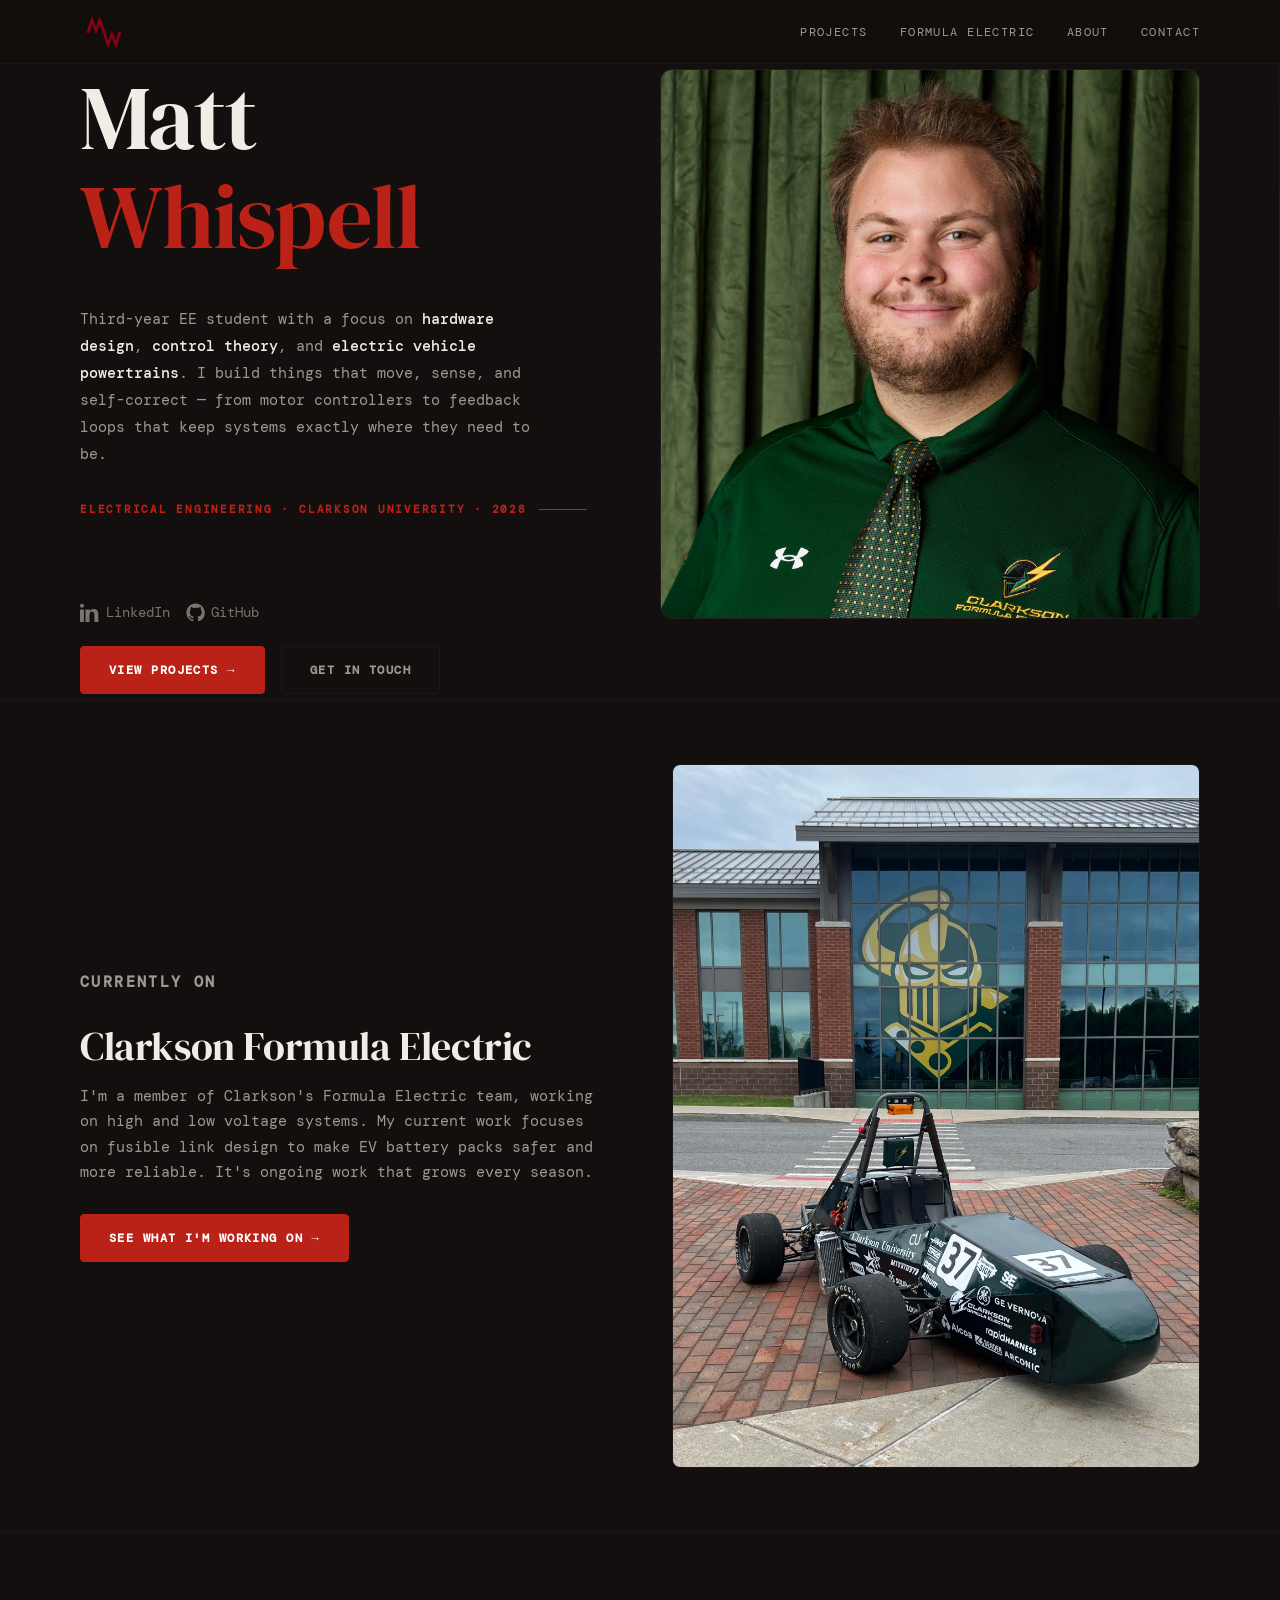
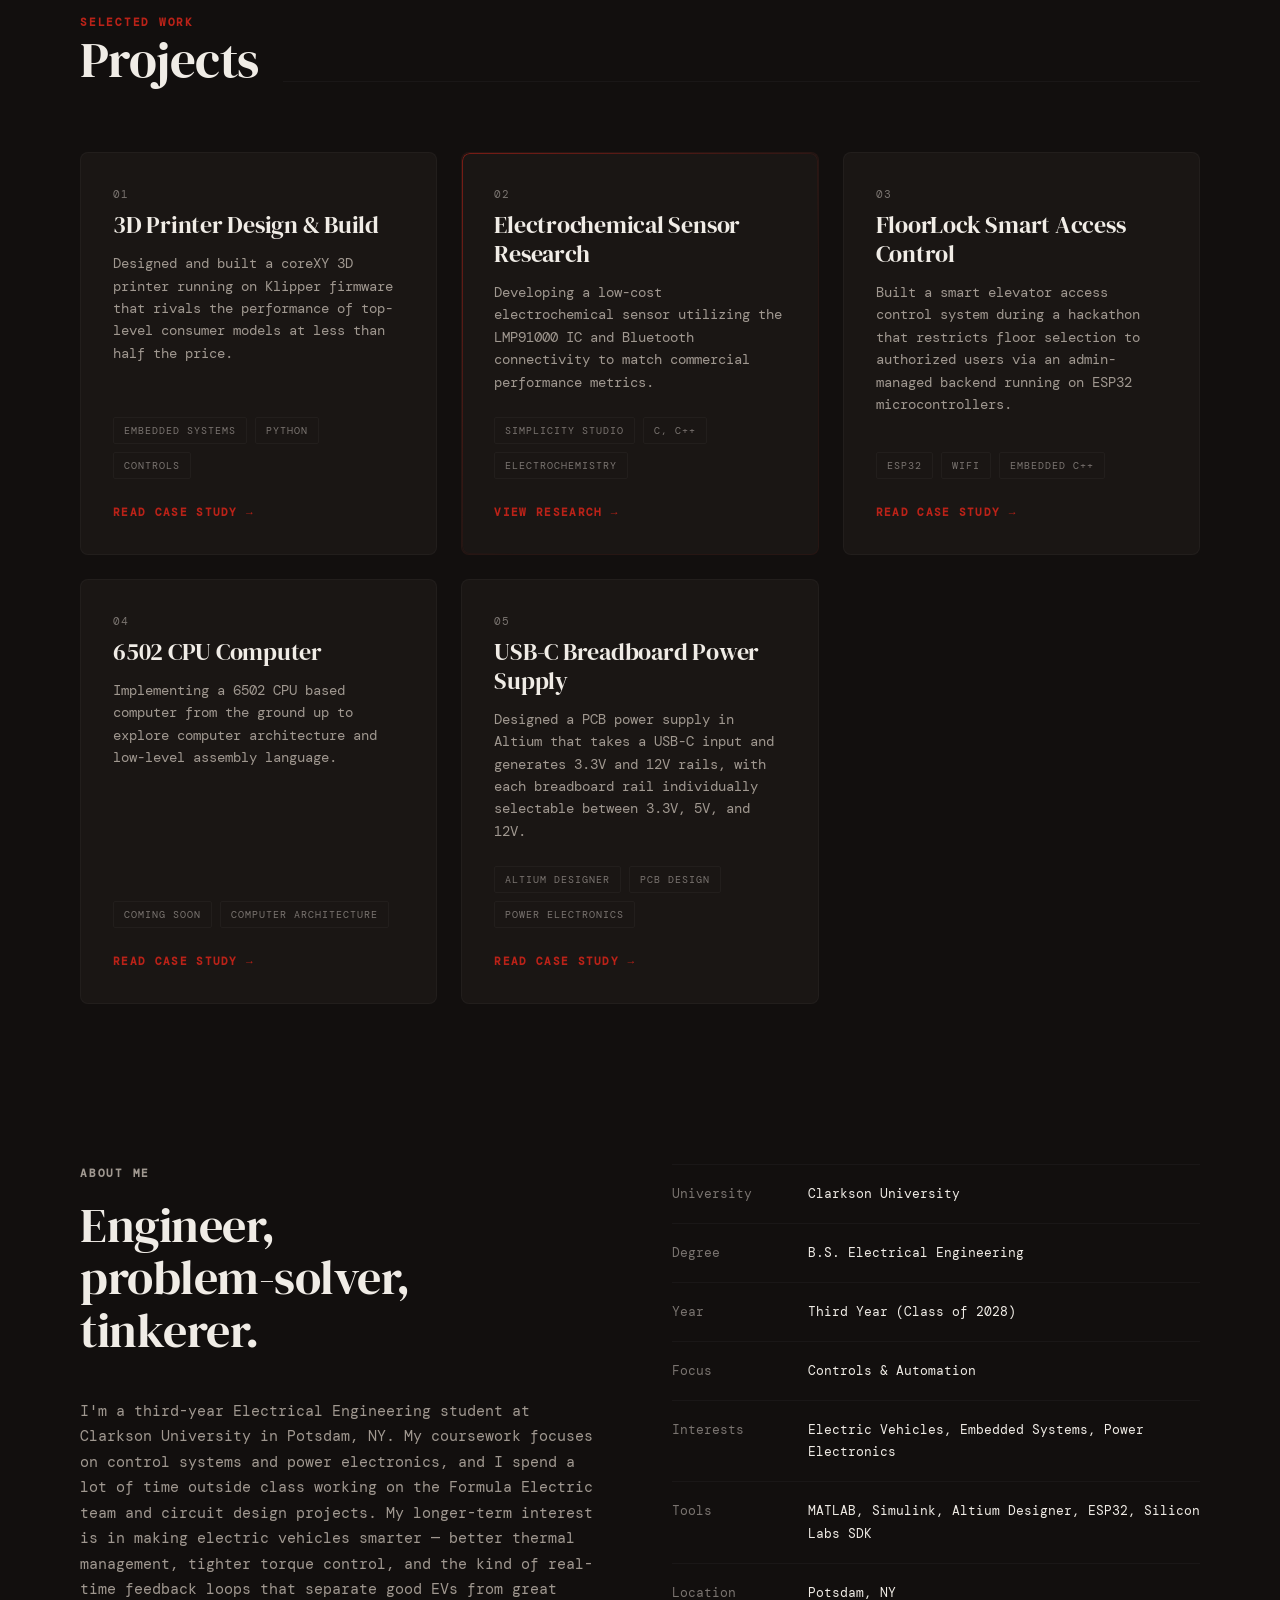
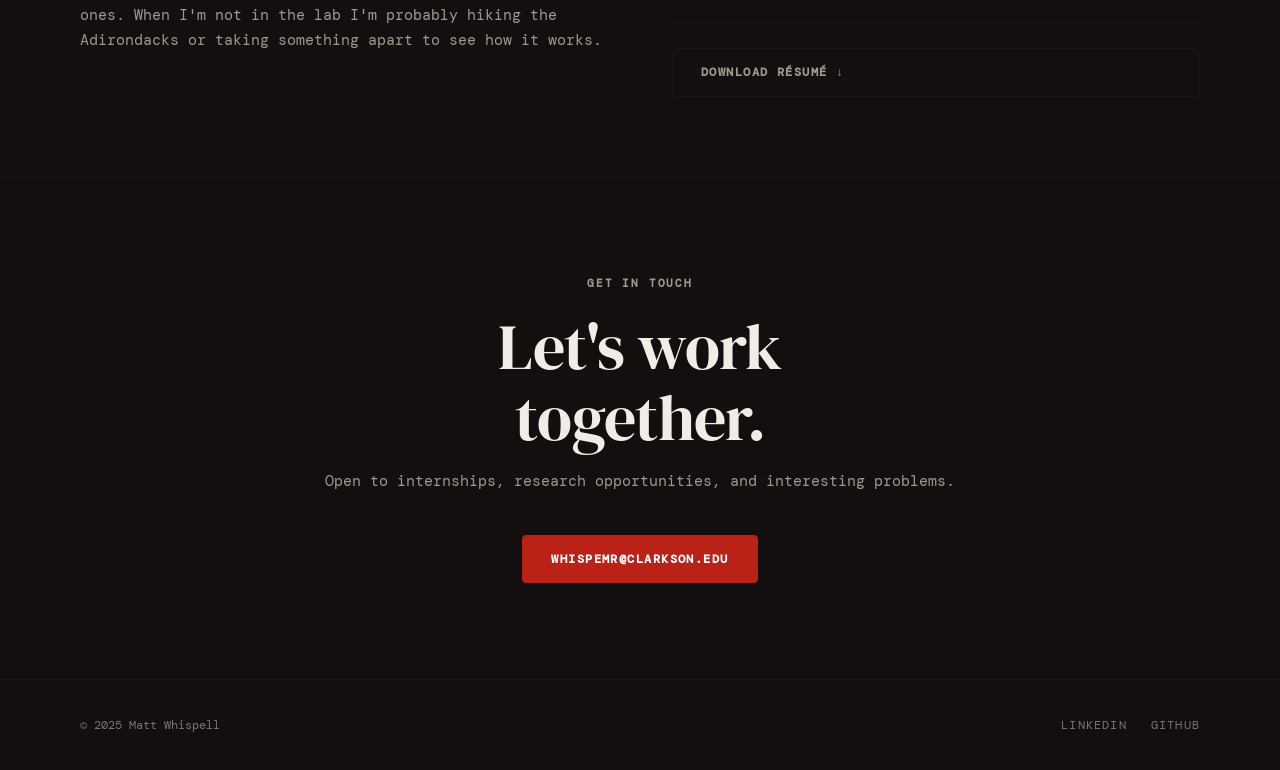
<file: index.html>
<!DOCTYPE html>
<html lang="en">
<head>
  <meta charset="UTF-8" />
  <meta name="viewport" content="width=device-width, initial-scale=1.0" />
  <meta name="description" content="Matt Whispell — Electrical Engineering student at Clarkson University, focused on controls, automation, and electric vehicles." />
  <title>Matt Whispell — EE @ Clarkson</title>
  <link rel="icon" href="/favicon.svg" type="image/svg+xml" />

  <!-- Fonts -->
  <link rel="preconnect" href="https://fonts.googleapis.com" />
  <link rel="preconnect" href="https://fonts.gstatic.com" crossorigin />
  <link href="https://fonts.googleapis.com/css2?family=DM+Serif+Display&family=DM+Mono:wght@400;500;600&display=swap" rel="stylesheet" />

  <link rel="stylesheet" href="css/style.css" />
</head>
<body>

  <!-- ── Navigation ──────────────────────────────────────── -->
  <header class="nav">
    <div class="container nav__inner">
      <a href="#top" class="nav__logo" aria-label="Return to top">
        <img src="/favicon.svg" alt="Matt Whispell" style="width: 40px; height: 40px;">
      </a>
      <button class="nav__toggle" aria-label="Toggle navigation menu" aria-expanded="false" aria-controls="nav-links">
        <span class="nav__toggle-icon"></span>
      </button>
      <nav aria-label="Primary">
        <ul class="nav__links" id="nav-links">
          <li><a href="#projects">Projects</a></li>
          <li><a href="formula-electric.html">Formula Electric</a></li>
          <li><a href="#about">About</a></li>
          <li><a href="#contact">Contact</a></li>
        </ul>
      </nav>
    </div>
  </header>

  <main>

    <!-- ── Hero ──────────────────────────────────────────── -->
    <section class="hero" id="top">
        <div class="container">
          <div class="name-wrapper">
            <h1 class="hero__name">
              Matt<br><em>Whispell</em>
            </h1>
          </div>
          <div class="hero__image">
            <img class="hero__portrait" src="images/Portrait.jpg" alt="Portrait of Matt Whispell">
          </div>
          <div class="bio-wrapper">
            <p class="hero__bio">
              Third-year EE student with a focus on
              <strong>hardware design</strong>, <strong>control theory</strong>,
              and <strong>electric vehicle powertrains</strong>. I build things that
              move, sense, and self-correct — from motor controllers to feedback loops
              that keep systems exactly where they need to be.
            </p>
            <div class="hero__eyebrow">
              <span class="label">Electrical Engineering · Clarkson University · 2028</span>
            </div>
          </div>
          <div class="actions-social-wrapper">
            <!-- Social icons row -->
            <div class="hero-social">
              <a href="https://www.linkedin.com/in/matthewwhispell/" class="hero-social__link" aria-label="Connect on LinkedIn" target="_blank" rel="noopener">
                <svg class="hero-social__icon" viewBox="0 0 24 24" aria-hidden="true"><path d="M4.98 3.5C4.98 4.88 3.86 6 2.48 6S0 4.88 0 3.5 1.12 1 2.5 1s2.48 1.12 2.48 2.5zM0 8h5V24H0V8zm7.5 0h4.7v2.2h.07c.66-1.25 2.28-2.57 4.7-2.57 5.03 0 5.96 3.31 5.96 7.61V24h-5v-8.5c0-2.03-.04-4.63-2.82-4.63-2.83 0-3.27 2.21-3.27 4.48V24h-5V8z"/></svg>
                <span class="hero-social__label">LinkedIn</span>
              </a>
              <a href="https://github.com/mattwhispell" class="hero-social__link" aria-label="GitHub" target="_blank" rel="noopener">
                <svg class="hero-social__icon" viewBox="0 0 24 24" aria-hidden="true"><path d="M12 .5C5.73.5.5 5.73.5 12c0 5.07 3.29 9.36 7.86 10.87.58.11.79-.25.79-.56 0-.28-.01-1.02-.01-2-3.19.69-3.86-1.54-3.86-1.54-.53-1.35-1.3-1.71-1.3-1.71-1.06-.73.08-.71.08-.71 1.18.08 1.8 1.22 1.8 1.22 1.04 1.78 2.73 1.27 3.4.97.11-.75.41-1.27.74-1.56-2.55-.29-5.23-1.28-5.23-5.71 0-1.26.45-2.29 1.2-3.09-.12-.3-.52-1.51.11-3.15 0 0 .98-.31 3.2 1.18a11.07 11.07 0 012.92-.39c.99.01 1.99.13 2.92.39 2.22-1.5 3.2-1.18 3.2-1.18.64 1.64.24 2.85.12 3.15.75.8 1.2 1.83 1.2 3.09 0 4.44-2.69 5.42-5.25 5.71.42.36.8 1.07.8 2.16 0 1.56-.01 2.82-.01 3.2 0 .31.21.68.8.56A10.51 10.51 0 0023.5 12c0-6.27-5.23-11.5-11.5-11.5z"/></svg>
                <span class="hero-social__label">GitHub</span>
              </a>
            </div>
            <div class="hero__actions">
              <a href="#projects" class="btn btn--primary">View Projects &rarr;</a>
              <a href="#contact"  class="btn btn--ghost">Get in Touch</a>
            </div>
          </div>
        </div>
      </section>

    <!-- ── Ticker ─────────────────────────────────────────── -->
    <div class="ticker" aria-hidden="true">
      <div class="container">
        <ul class="ticker__inner">
          <li class="ticker__item">Controls Theory</li>
          <li class="ticker__item">MATLAB / Simulink</li>
          <li class="ticker__item">Motor Drives</li>
          <li class="ticker__item">EV Powertrain</li>
          <li class="ticker__item">PCB Design</li>
          <li class="ticker__item">Embedded C</li>
          <li class="ticker__item">C++</li>
          <li class="ticker__item">Python</li>
          <li class="ticker__item">PID Systems</li>
          <li class="ticker__item">3D Printing</li>
        </ul>
      </div>
    </div>

    <!-- ── Formula Electric Spotlight ───────────────────────── -->
    <section class="feature-band fade-in-up">
      <div class="container feature-band__grid">
        <div class="feature-band__text">
          <p class="label">Currently On</p>
          <h2>Clarkson Formula Electric</h2>
          <p>
            I'm a member of Clarkson's Formula Electric team, working on high and low voltage systems. My current work focuses on fusible link design to make EV battery packs safer and more reliable. It's ongoing work that grows every season.
          </p>
          <a href="formula-electric.html" class="btn btn--primary">See What I'm Working On &rarr;</a>
        </div>
        <div class="feature-band__image">
          <img src="images/formula-electric/formulacarglamourshot.png" alt="Clarkson Formula Electric car number 37 parked outside the engineering building">
        </div>
      </div>
    </section>

    <!-- ── Projects ──────────────────────────────────────── -->
    <section id="projects">
      <div class="container">

        <div class="section-header fade-in-up">
          <div>
            <p class="label">Selected Work</p>
            <h2>Projects</h2>
          </div>
        </div>

        <div class="projects-grid">

          <!-- Card 1 -->
          <a href="projects/3d-printer.html" class="project-card fade-in-up delay-1">
            <span class="project-card__num">01</span>
            <h3 class="project-card__title">3D Printer Design & Build</h3>
            <p class="project-card__desc">
              Designed and built a coreXY 3D printer running on Klipper firmware that rivals the performance of top-level consumer models at less than half the price.
            </p>
            <ul class="project-card__tags">
              <li class="tag">Embedded Systems</li>
              <li class="tag">Python</li>
              <li class="tag">Controls</li>
            </ul>
            <span class="project-card__action">Read Case Study &rarr;</span>
          </a>

          <!-- Card 2 -->
          <a href="projects/electrochemical-sensor.html" class="project-card highlight fade-in-up delay-2">
            <span class="project-card__num">02</span>
            <h3 class="project-card__title">Electrochemical Sensor Research</h3>
            <p class="project-card__desc">
              Developing a low-cost electrochemical sensor utilizing the LMP91000 IC and Bluetooth connectivity to match commercial performance metrics.
            </p>
            <ul class="project-card__tags">
              <li class="tag">Simplicity Studio</li>
              <li class="tag">C, C++</li>
              <li class="tag">Electrochemistry</li>
            </ul>
            <span class="project-card__action">View Research &rarr;</span>
          </a>

          <!-- Card 3 -->
          <a href="projects/floorlock-smart-access-control.html" class="project-card fade-in-up delay-1">
            <span class="project-card__num">03</span>
            <h3 class="project-card__title">FloorLock Smart Access Control</h3>
            <p class="project-card__desc">
              Built a smart elevator access control system during a hackathon that restricts floor selection to authorized users via an admin-managed backend running on ESP32 microcontrollers.
            </p>
            <ul class="project-card__tags">
              <li class="tag">ESP32</li>
              <li class="tag">WiFi</li>
              <li class="tag">Embedded C++</li>
            </ul>
            <span class="project-card__action">Read Case Study &rarr;</span>
          </a>

          <!-- Card 4 -->
          <a href="projects/6502-computer.html" class="project-card fade-in-up delay-2">
            <span class="project-card__num">04</span>
            <h3 class="project-card__title">6502 CPU Computer</h3>
            <p class="project-card__desc">
              Implementing a 6502 CPU based computer from the ground up to explore computer architecture and low-level assembly language.
            </p>
            <ul class="project-card__tags">
              <li class="tag">Coming Soon</li>
              <li class="tag">Computer Architecture</li>
            </ul>
            <span class="project-card__action">Read Case Study &rarr;</span>
          </a>

          <!-- Card 5 -->
          <a href="projects/pcb-power-supply.html" class="project-card fade-in-up delay-1">
            <span class="project-card__num">05</span>
            <h3 class="project-card__title">USB-C Breadboard Power Supply</h3>
            <p class="project-card__desc">
              Designed a PCB power supply in Altium that takes a USB-C input and generates 3.3V and 12V rails, with each breadboard rail individually selectable between 3.3V, 5V, and 12V.
            </p>
            <ul class="project-card__tags">
              <li class="tag">Altium Designer</li>
              <li class="tag">PCB Design</li>
              <li class="tag">Power Electronics</li>
            </ul>
            <span class="project-card__action">Read Case Study &rarr;</span>
          </a>

        </div>

      </div>
    </section>

    <!-- ── About ──────────────────────────────────────────── -->
    <section id="about">
      <div class="container">

        <div class="about-grid">

          <div class="about-text">
            <p class="label" style="margin-block-end:16px;">About Me</p>
            <h2>Engineer,<br>problem-solver,<br>tinkerer.</h2>
            <br>
            <p>
              I'm a third-year Electrical Engineering student at Clarkson University in Potsdam, NY. My coursework focuses on control systems and power electronics, and I spend a lot of time outside class working on the Formula Electric team and circuit design projects. My longer-term interest is in making electric vehicles smarter — better thermal management, tighter torque control, and the kind of real-time feedback loops that separate good EVs from great ones. When I'm not in the lab I'm probably hiking the Adirondacks or taking something apart to see how it works.
            </p>
          </div>

          <div class="about-details">
            <dl>
              <div class="detail-row">
                <dt>University</dt>
                <dd>Clarkson University</dd>
              </div>
              <div class="detail-row">
                <dt>Degree</dt>
                <dd>B.S. Electrical Engineering</dd>
              </div>
              <div class="detail-row">
                <dt>Year</dt>
                <dd>Third Year (Class of 2028)</dd>
              </div>
              <div class="detail-row">
                <dt>Focus</dt>
                <dd>Controls &amp; Automation</dd>
              </div>
              <div class="detail-row">
                <dt>Interests</dt>
                <dd>Electric Vehicles, Embedded Systems, Power Electronics</dd>
              </div>
              <div class="detail-row">
                <dt>Tools</dt>
                <dd>MATLAB, Simulink, Altium Designer, ESP32, Silicon Labs SDK</dd>
              </div>
              <div class="detail-row">
                <dt>Location</dt>
                <dd>Potsdam, NY</dd>
              </div>
            </dl>

            <br>
            <a href="documents/MattWhispellElectricalEngineerResume.pdf" class="btn btn--ghost" download>Download Résumé &darr;</a>
          </div>

        </div>
      </div>
    </section>

    <!-- ── Contact ────────────────────────────────────────── -->
    <div class="contact-band" id="contact">
      <div class="container">
        <p class="label" style="margin-block-end:20px;">Get in Touch</p>
        <h2>Let's work<br>together.</h2>
        <p>Open to internships, research opportunities, and interesting problems.</p>
        <a href="mailto:whispemr@clarkson.edu" class="btn btn--primary">whispemr@clarkson.edu</a>
      </div>
    </div>

  </main>

  <!-- ── Footer ────────────────────────────────────────────── -->
  <footer class="footer">
    <div class="container footer__inner">
      <span class="footer__copy">&copy; 2025 Matt Whispell</span>
      <nav aria-label="Social links">
        <ul class="footer__links">
          <li><a href="https://www.linkedin.com/in/matthewwhispell/" target="_blank" rel="noopener">LinkedIn</a></li>
          <li><a href="https://github.com/mattwhispell"      target="_blank" rel="noopener">GitHub</a></li>
        </ul>
      </nav>
    </div>
  </footer>

  <script src="js/main.js"></script>
</body>
</html>
</file>
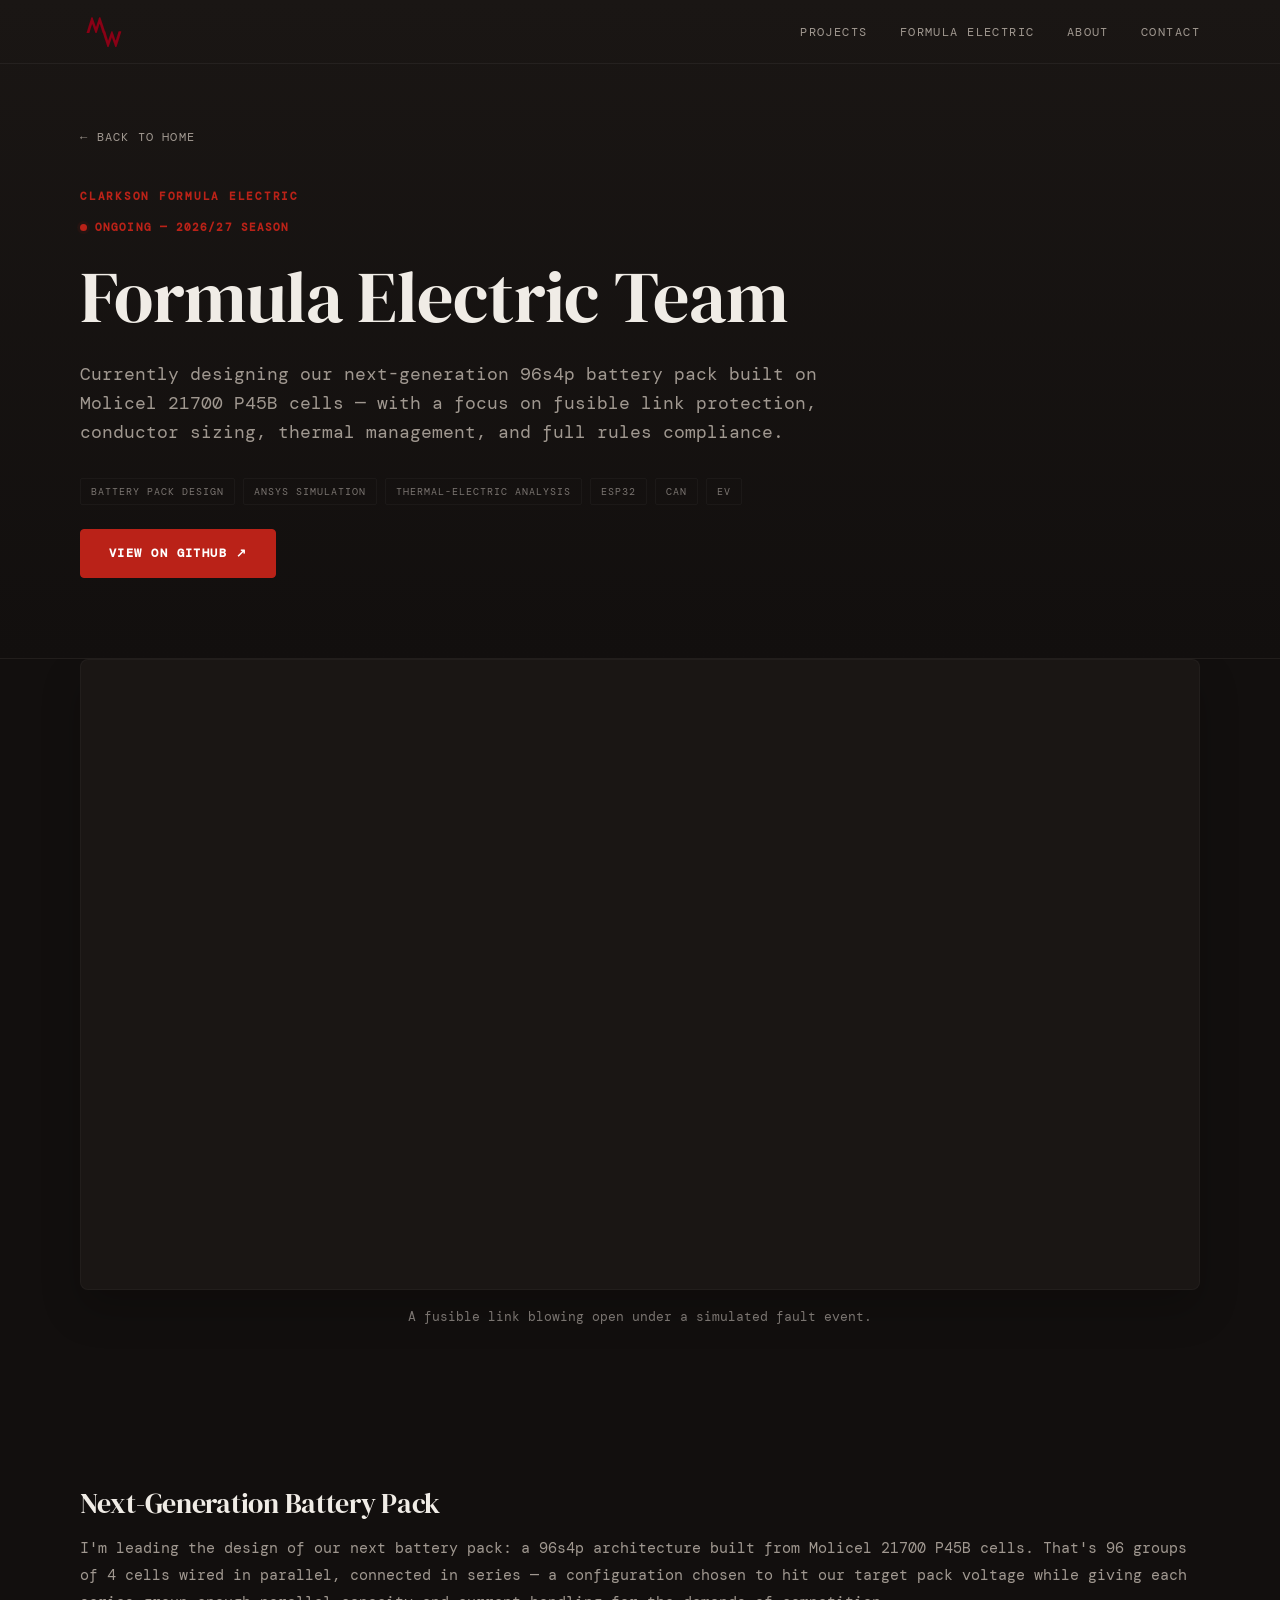
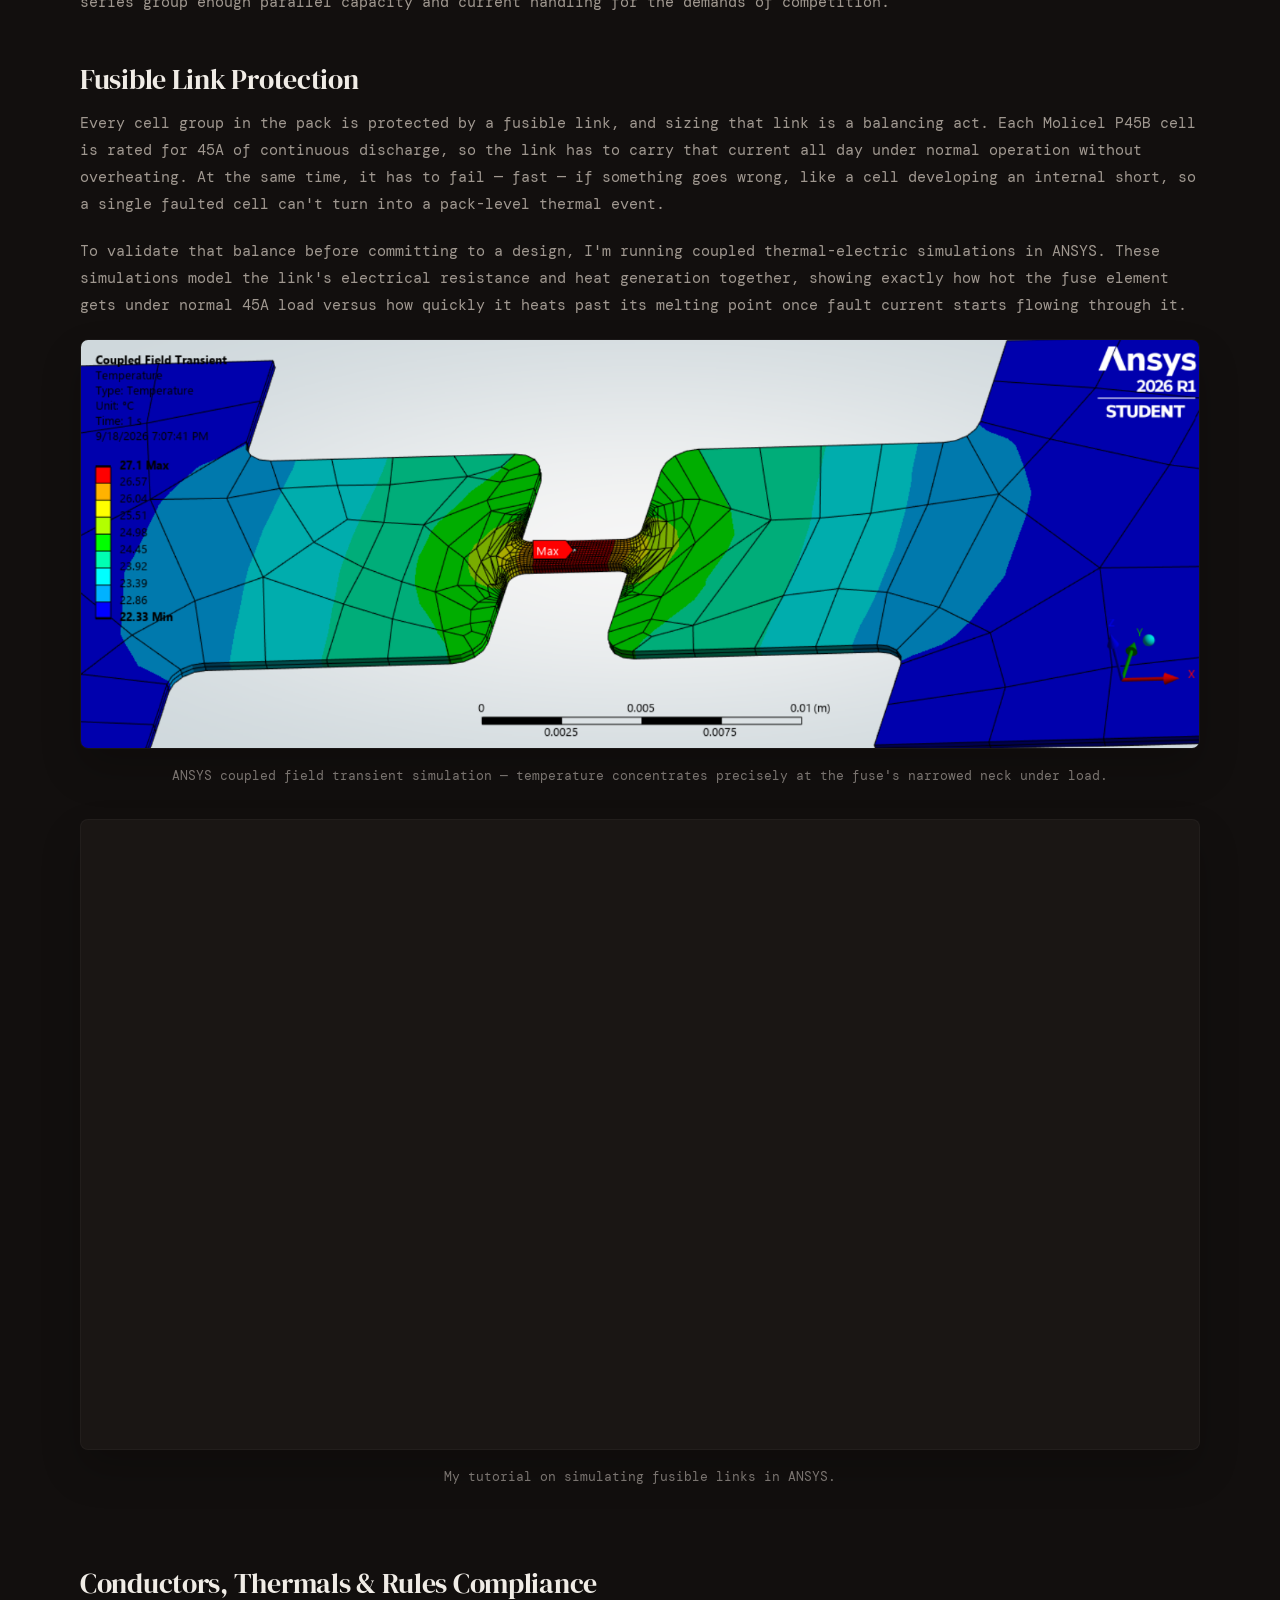
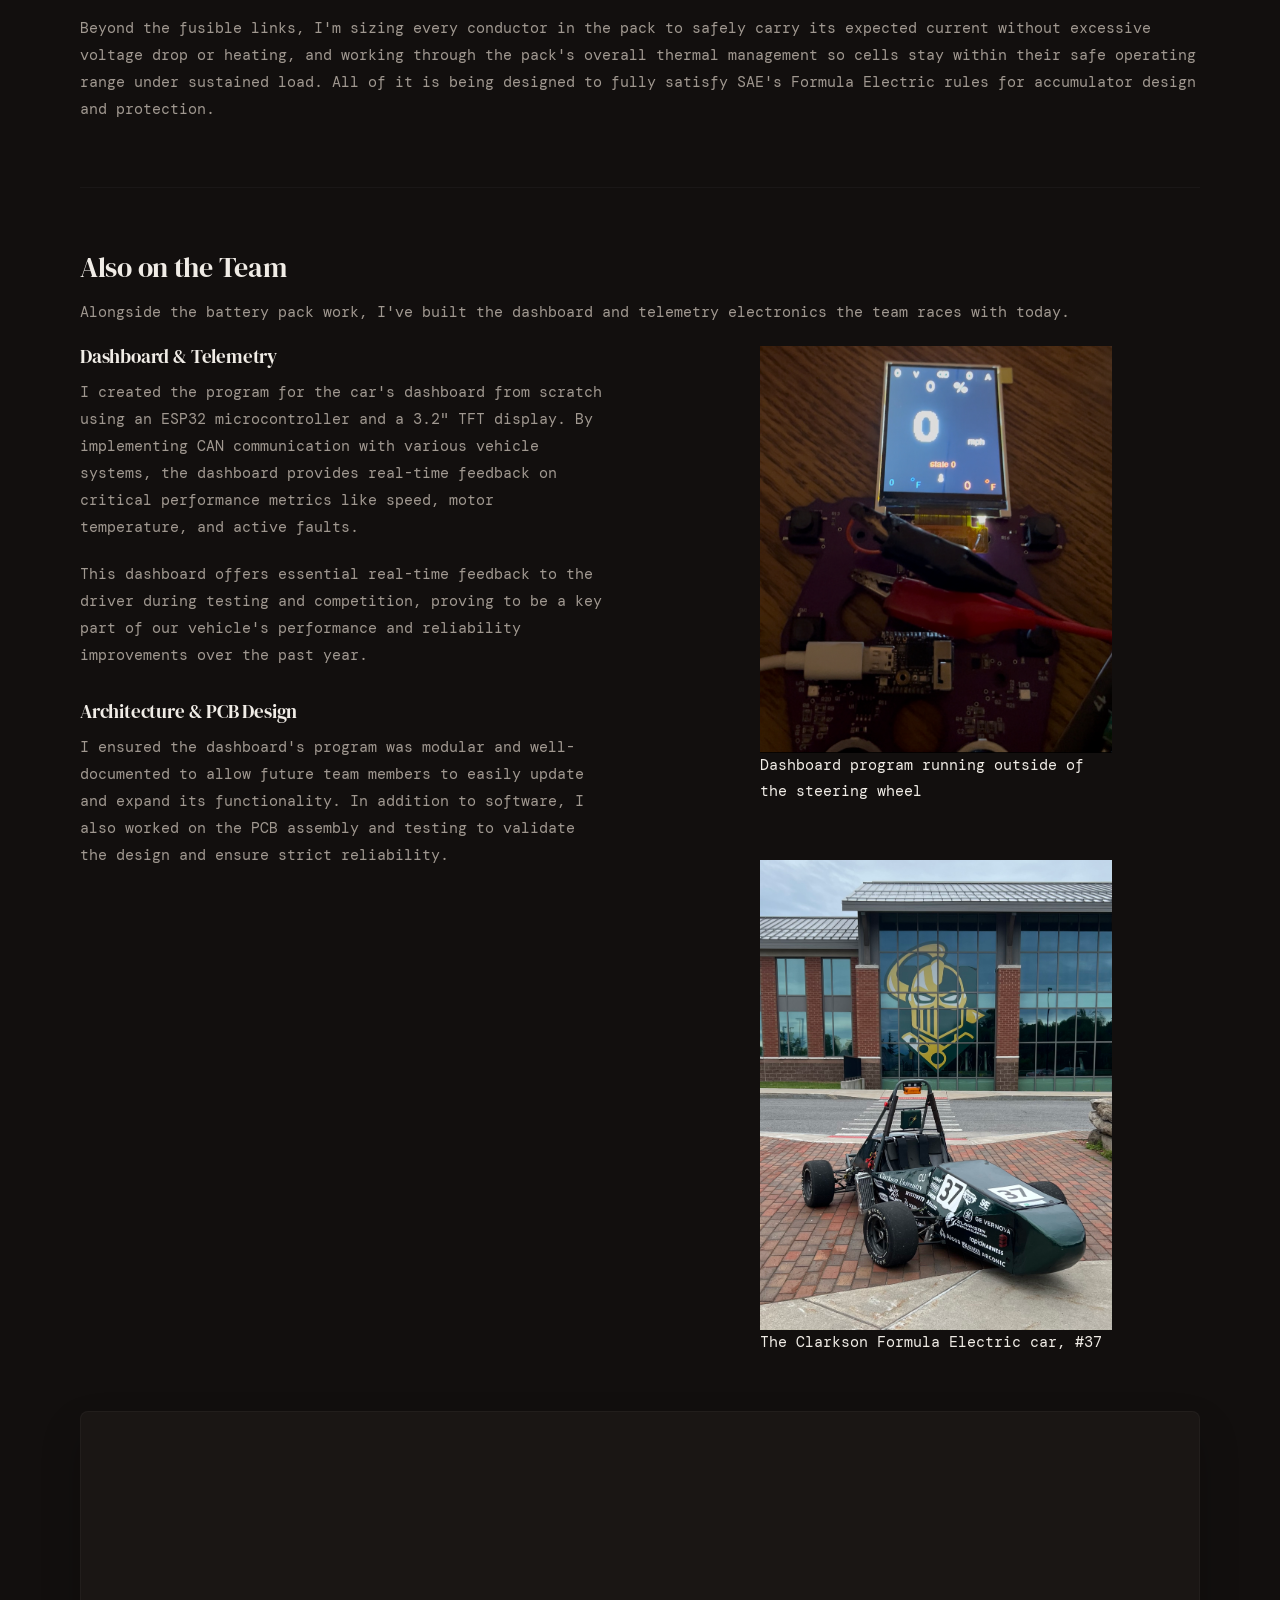
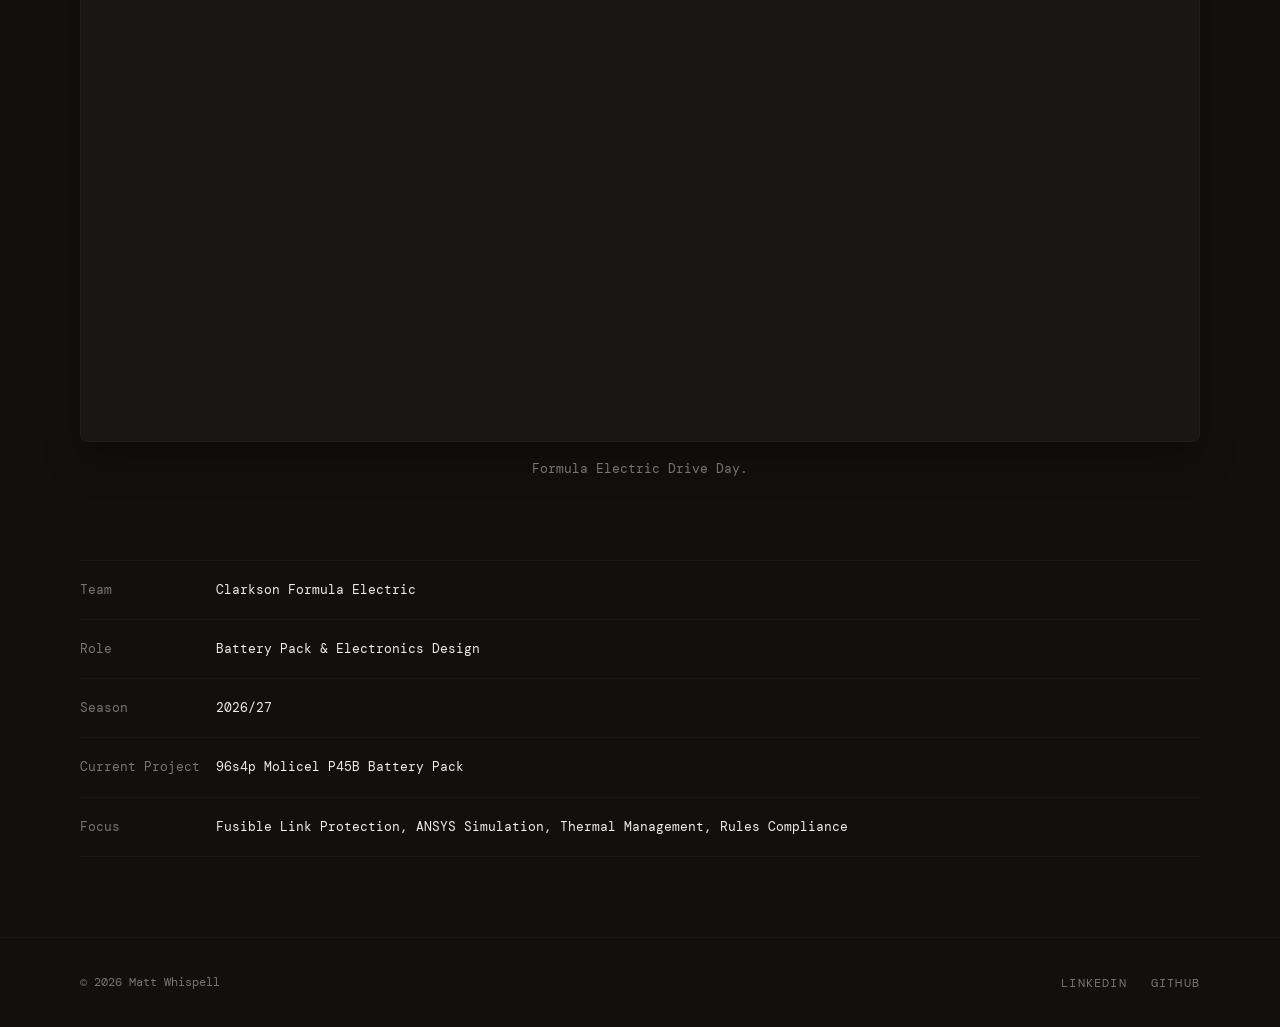
<file: formula-electric.html>
<!DOCTYPE html>
<html lang="en">
<head>
  <meta charset="UTF-8" />
  <meta name="viewport" content="width=device-width, initial-scale=1.0" />
  <meta name="description" content="Matt Whispell's ongoing work on the Clarkson Formula Electric Team, including the next-generation 96s4p battery pack." />
  <title>Clarkson Formula Electric Team — Matt Whispell</title>
  <link rel="icon" href="/favicon.svg" type="image/svg+xml" />

  <!-- Fonts -->
  <link rel="preconnect" href="https://fonts.googleapis.com" />
  <link rel="preconnect" href="https://fonts.gstatic.com" crossorigin />
  <link href="https://fonts.googleapis.com/css2?family=DM+Serif+Display&family=DM+Mono:wght@400;500;600&display=swap" rel="stylesheet" />

  <link rel="stylesheet" href="css/style.css" />
</head>
<body class="project-page">

  <!-- ── Navigation ──────────────────────────────────────── -->
  <header class="nav">
    <div class="container nav__inner">
      <a href="index.html" class="nav__logo" aria-label="Return home">
        <img src="/favicon.svg" alt="Matt Whispell" style="width: 40px; height: 40px;">
      </a>
      <button class="nav__toggle" aria-label="Toggle navigation menu" aria-expanded="false" aria-controls="nav-links">
        <span class="nav__toggle-icon"></span>
      </button>
      <nav aria-label="Primary">
        <ul class="nav__links" id="nav-links">
          <li><a href="index.html#projects">Projects</a></li>
          <li><a href="formula-electric.html">Formula Electric</a></li>
          <li><a href="index.html#about">About</a></li>
          <li><a href="index.html#contact">Contact</a></li>
        </ul>
      </nav>
    </div>
  </header>

  <main>
    <section class="project-hero fade-in-up">
      <div class="container project-hero__inner">
        <a href="index.html" class="back-link">&larr; Back to Home</a>

        <div class="project-header">
          <p class="label">Clarkson Formula Electric</p>
          <span class="status-badge"><span class="status-badge__dot"></span>Ongoing — 2026/27 Season</span>
          <h1 class="project-title">Formula Electric Team</h1>
          <p class="project-lead">
            Currently designing our next-generation 96s4p battery pack built on Molicel 21700 P45B cells — with a focus on fusible link protection, conductor sizing, thermal management, and full rules compliance.
          </p>

          <ul class="project-card__tags">
            <li class="tag">Battery Pack Design</li>
            <li class="tag">ANSYS Simulation</li>
            <li class="tag">Thermal-Electric Analysis</li>
            <li class="tag">ESP32</li>
            <li class="tag">CAN</li>
            <li class="tag">EV</li>
          </ul>

          <div class="project-links mt-4">
            <a class="btn btn--primary" href="https://github.com/mattwhispell/CFEK-Dash-V1" target="_blank" rel="noopener">
              View on GitHub &nearr;
            </a>
          </div>
        </div>
      </div>
    </section>

    <!-- Big Highlight: Fusible Link Blowing -->
    <div class="project-media-full">
      <div class="container">
        <div class="project-video">
          <iframe width="560" height="315"
                  src="https://www.youtube.com/embed/7Vpn-elHoIk?autoplay=1&mute=1"
                  title="YouTube video player"
                  frameborder="0"
                  allow="accelerometer; autoplay; clipboard-write; encrypted-media; gyroscope; picture-in-picture"
                  allowfullscreen>
          </iframe>
        </div>
        <p class="media-caption">A fusible link blowing open under a simulated fault event.</p>
      </div>
    </div>

    <section class="project-content fade-in-up delay-1">
      <div class="container">

        <div class="project-text">
          <h2>Next-Generation Battery Pack</h2>
          <p>
            I'm leading the design of our next battery pack: a 96s4p architecture built from Molicel 21700 P45B cells. That's 96 groups of 4 cells wired in parallel, connected in series — a configuration chosen to hit our target pack voltage while giving each series group enough parallel capacity and current handling for the demands of competition.
          </p>

          <h2>Fusible Link Protection</h2>
          <p>
            Every cell group in the pack is protected by a fusible link, and sizing that link is a balancing act. Each Molicel P45B cell is rated for 45A of continuous discharge, so the link has to carry that current all day under normal operation without overheating. At the same time, it has to fail — fast — if something goes wrong, like a cell developing an internal short, so a single faulted cell can't turn into a pack-level thermal event.
          </p>
          <p>
            To validate that balance before committing to a design, I'm running coupled thermal-electric simulations in ANSYS. These simulations model the link's electrical resistance and heat generation together, showing exactly how hot the fuse element gets under normal 45A load versus how quickly it heats past its melting point once fault current starts flowing through it.
          </p>
        </div>

        <div class="feature-image">
          <img src="images/formula-electric/FusibleLinksSim.png" alt="ANSYS coupled thermal-electric simulation of a fusible link showing peak temperature concentrated at the narrowed fuse element" loading="lazy">
        </div>
        <p class="media-caption">ANSYS coupled field transient simulation — temperature concentrates precisely at the fuse's narrowed neck under load.</p>

        <div class="project-media-full mt-5">
          <div class="project-video">
            <iframe width="560" height="315"
                    src="https://www.youtube.com/embed/2WTCBoFjEQw"
                    title="YouTube video player"
                    frameborder="0"
                    allow="accelerometer; autoplay; clipboard-write; encrypted-media; gyroscope; picture-in-picture"
                    allowfullscreen>
            </iframe>
          </div>
          <p class="media-caption">My tutorial on simulating fusible links in ANSYS.</p>
        </div>

        <div class="project-text mt-5">
          <h2>Conductors, Thermals &amp; Rules Compliance</h2>
          <p>
            Beyond the fusible links, I'm sizing every conductor in the pack to safely carry its expected current without excessive voltage drop or heating, and working through the pack's overall thermal management so cells stay within their safe operating range under sustained load. All of it is being designed to fully satisfy SAE's Formula Electric rules for accumulator design and protection.
          </p>
        </div>

        <hr class="section-divider">

        <div class="project-text">
          <h2>Also on the Team</h2>
          <p>
            Alongside the battery pack work, I've built the dashboard and telemetry electronics the team races with today.
          </p>
        </div>

        <div class="project-grid">
          <div class="project-text">
            <h3>Dashboard &amp; Telemetry</h3>
            <p>
              I created the program for the car's dashboard from scratch using an ESP32 microcontroller and a 3.2" TFT display. By implementing CAN communication with various vehicle systems, the dashboard provides real-time feedback on critical performance metrics like speed, motor temperature, and active faults.
            </p>
            <p>
              This dashboard offers essential real-time feedback to the driver during testing and competition, proving to be a key part of our vehicle's performance and reliability improvements over the past year.
            </p>

            <h3>Architecture &amp; PCB Design</h3>
            <p>
              I ensured the dashboard's program was modular and well-documented to allow future team members to easily update and expand its functionality. In addition to software, I also worked on the PCB assembly and testing to validate the design and ensure strict reliability.
            </p>
          </div>

          <div class="project-gallery-stack">
            <figure class="gallery-item">
              <img src="images/formula-electric/Wheeldash.jpeg" alt="Dashboard program running outside of the steering wheel" loading="lazy">
              <figcaption>Dashboard program running outside of the steering wheel</figcaption>
            </figure>
            <figure class="gallery-item">
              <img src="images/formula-electric/formulacarglamourshot.png" alt="Clarkson Formula Electric car number 37 parked outside the engineering building" loading="lazy">
              <figcaption>The Clarkson Formula Electric car, #37</figcaption>
            </figure>
          </div>
        </div>

        <div class="project-media-full mt-5">
          <div class="project-video">
            <iframe width="560" height="315"
                    src="https://www.youtube.com/embed/jhclZyxpj1Y?autoplay=1&mute=1"
                    title="YouTube video player"
                    frameborder="0"
                    allow="accelerometer; autoplay; clipboard-write; encrypted-media; gyroscope; picture-in-picture"
                    allowfullscreen>
            </iframe>
          </div>
          <p class="media-caption">Formula Electric Drive Day.</p>
        </div>

        <!-- Quick Facts -->
        <div class="about-details mt-5">
          <dl>
            <div class="detail-row">
              <dt>Team</dt>
              <dd>Clarkson Formula Electric</dd>
            </div>
            <div class="detail-row">
              <dt>Role</dt>
              <dd>Battery Pack &amp; Electronics Design</dd>
            </div>
            <div class="detail-row">
              <dt>Season</dt>
              <dd>2026/27</dd>
            </div>
            <div class="detail-row">
              <dt>Current Project</dt>
              <dd>96s4p Molicel P45B Battery Pack</dd>
            </div>
            <div class="detail-row">
              <dt>Focus</dt>
              <dd>Fusible Link Protection, ANSYS Simulation, Thermal Management, Rules Compliance</dd>
            </div>
          </dl>
        </div>

      </div>
    </section>
  </main>

  <footer class="footer">
    <div class="container footer__inner">
      <span class="footer__copy">&copy; 2026 Matt Whispell</span>
      <nav aria-label="Social links">
        <ul class="footer__links">
          <li><a href="https://www.linkedin.com/in/matthewwhispell/" target="_blank" rel="noopener">LinkedIn</a></li>
          <li><a href="https://github.com/mattwhispell" target="_blank" rel="noopener">GitHub</a></li>
        </ul>
      </nav>
    </div>
  </footer>

  <script src="js/main.js"></script>
</body>
</html>
</file>
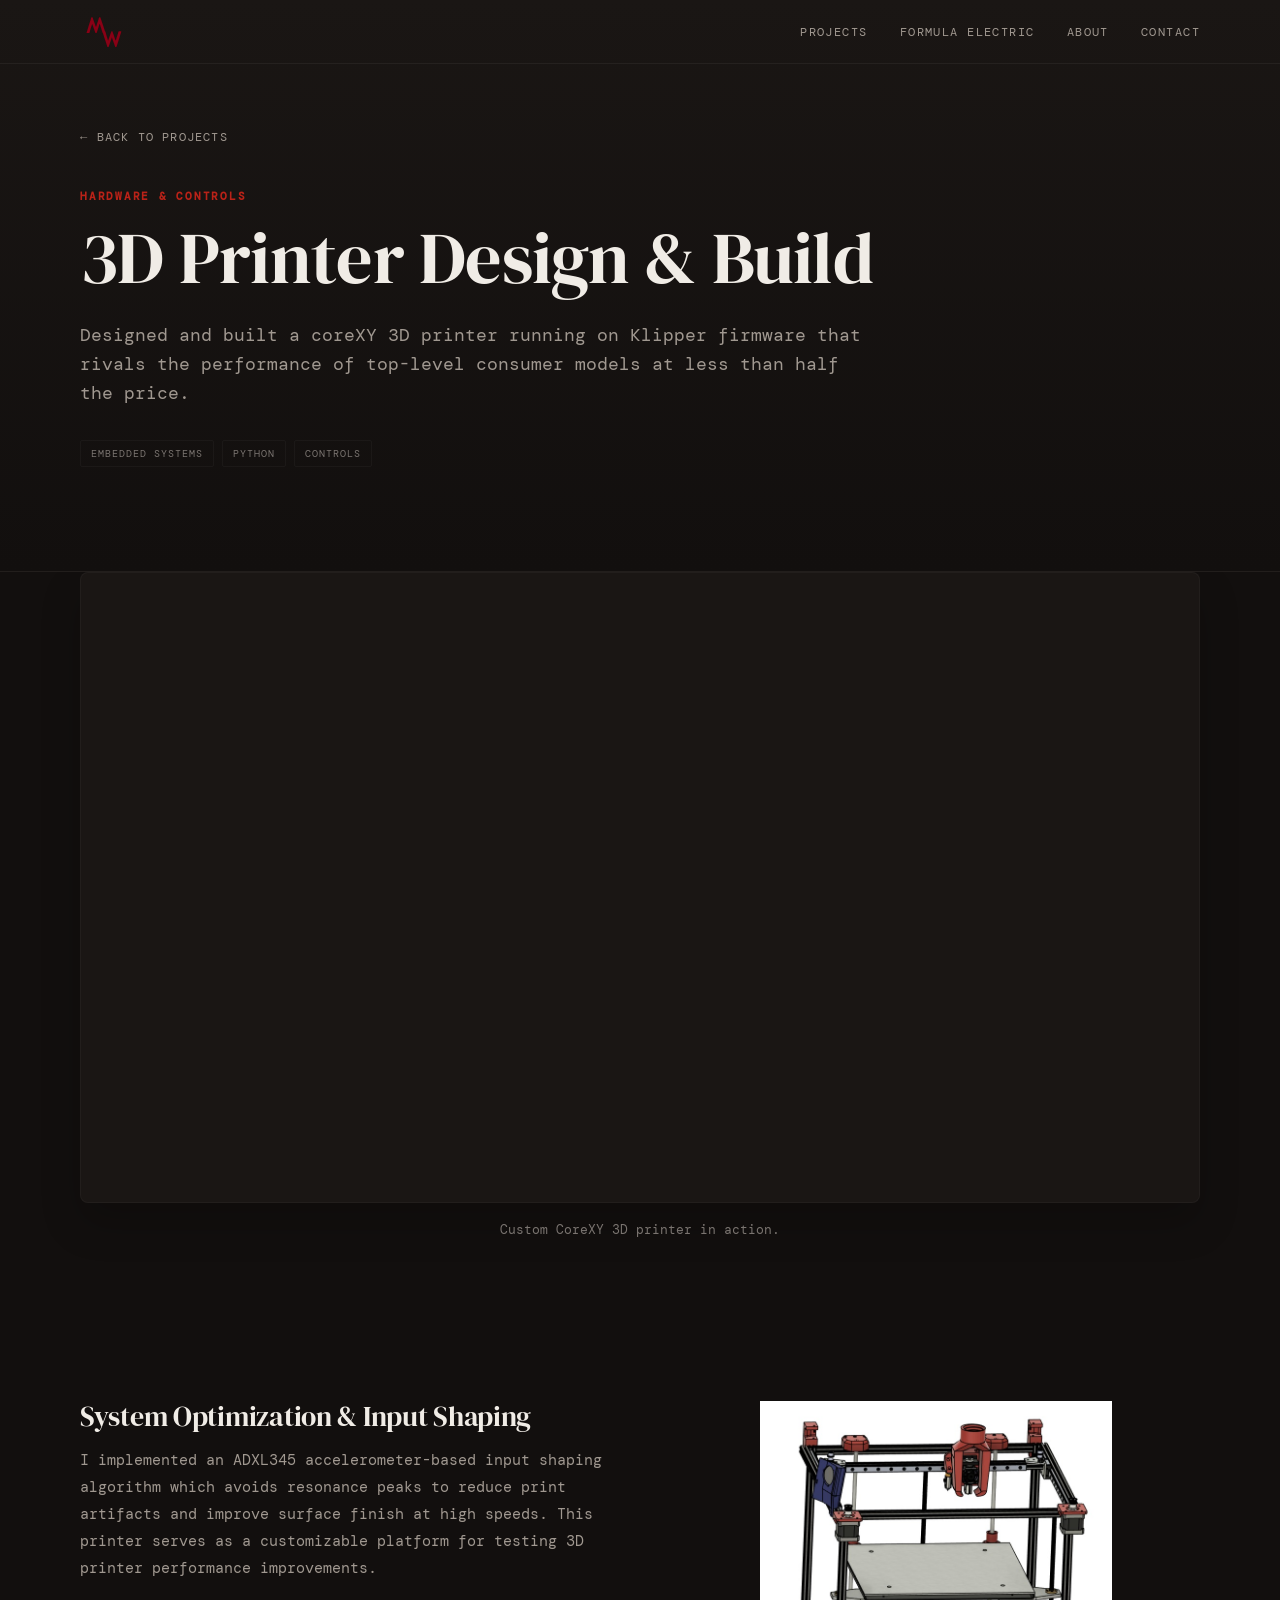
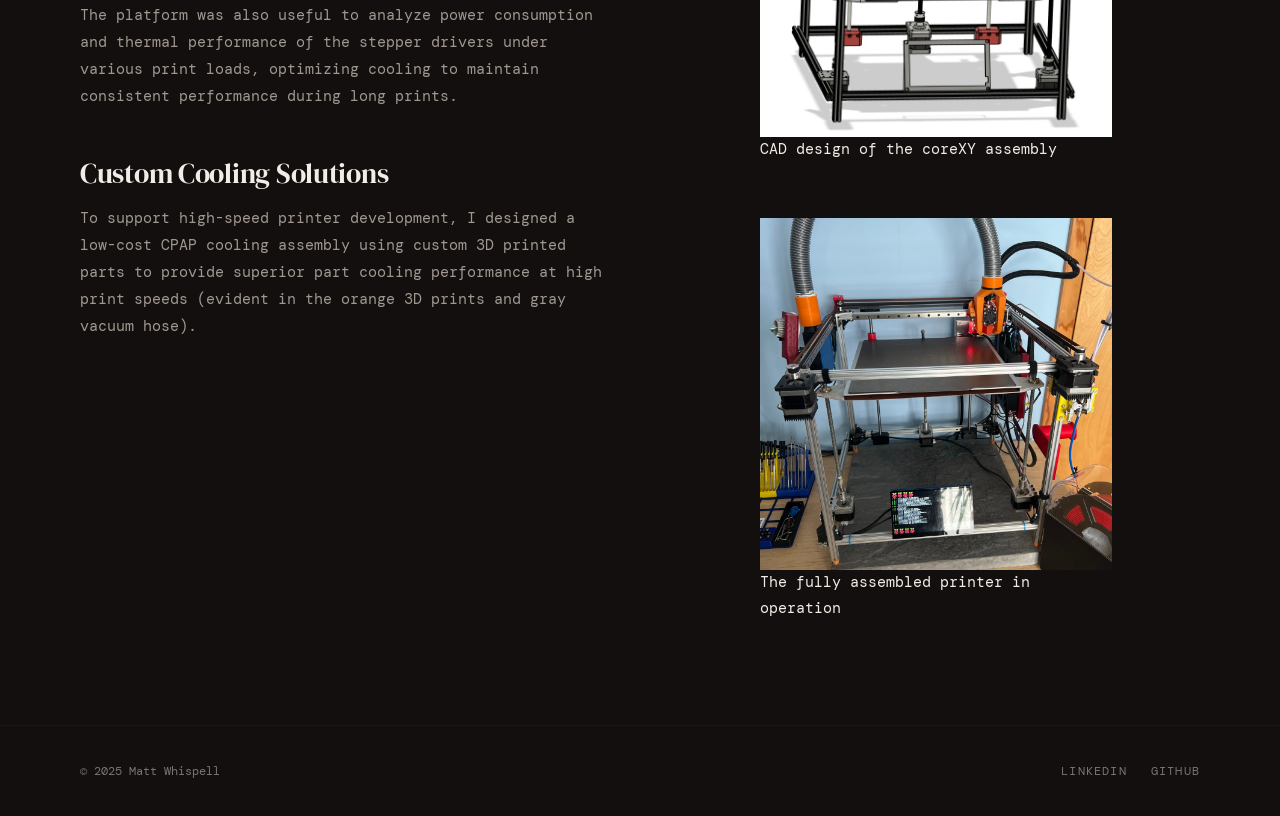
<file: projects/3d-printer.html>
<!DOCTYPE html>
<html lang="en">
<head>
  <meta charset="UTF-8" />
  <meta name="viewport" content="width=device-width, initial-scale=1.0" />
  <meta name="description" content="3D Printer Design and Build Project by Matt Whispell" />
  <title>3D Printer Design and Build — Matt Whispell</title>
  <link rel="icon" href="/favicon.svg" type="image/svg+xml" />

  <!-- Fonts -->
  <link rel="preconnect" href="https://fonts.googleapis.com" />
  <link rel="preconnect" href="https://fonts.gstatic.com" crossorigin />
  <link href="https://fonts.googleapis.com/css2?family=DM+Serif+Display&family=DM+Mono:wght@400;500;600&display=swap" rel="stylesheet" />

  <link rel="stylesheet" href="../css/style.css" />
</head>
<body class="project-page">

  <!-- ── Navigation ──────────────────────────────────────── -->
  <header class="nav">
    <div class="container nav__inner">
      <a href="../index.html" class="nav__logo" aria-label="Return home">
        <img src="/favicon.svg" alt="Matt Whispell" style="width: 40px; height: 40px;">
      </a>
      <button class="nav__toggle" aria-label="Toggle navigation menu" aria-expanded="false" aria-controls="nav-links">
        <span class="nav__toggle-icon"></span>
      </button>
      <nav aria-label="Primary">
        <ul class="nav__links" id="nav-links">
          <li><a href="../index.html#projects">Projects</a></li>
          <li><a href="../formula-electric.html">Formula Electric</a></li>
          <li><a href="../index.html#about">About</a></li>
          <li><a href="../index.html#contact">Contact</a></li>
        </ul>
      </nav>
    </div>
  </header>

  <main>
    <section class="project-hero fade-in-up">
      <div class="container project-hero__inner">
        <a href="../index.html#projects" class="back-link">&larr; Back to Projects</a>
        
        <div class="project-header">
          <p class="label">Hardware & Controls</p>
          <h1 class="project-title">3D Printer Design & Build</h1>
          <p class="project-lead">
            Designed and built a coreXY 3D printer running on Klipper firmware that rivals the performance of top-level consumer models at less than half the price.
          </p>
          
          <ul class="project-card__tags">
            <li class="tag">Embedded Systems</li>
            <li class="tag">Python</li>
            <li class="tag">Controls</li>
          </ul>
        </div>
      </div>
    </section>

    <!-- Video Showcase -->
    <div class="project-media-full">
      <div class="container">
        <div class="project-video">
          <iframe width="560" height="315"
                  src="https://www.youtube.com/embed/TvsMf_lwVWY?autoplay=1&mute=1"
                  title="YouTube video player"
                  frameborder="0"
                  allow="accelerometer; autoplay; clipboard-write; encrypted-media; gyroscope; picture-in-picture"
                  allowfullscreen>
          </iframe>
        </div>
        <p class="media-caption">Custom CoreXY 3D printer in action.</p>
      </div>
    </div>

    <section class="project-content fade-in-up delay-1">
      <div class="container">
        <div class="project-grid">
          <div class="project-text">
            <h2>System Optimization & Input Shaping</h2>
            <p>
              I implemented an ADXL345 accelerometer-based input shaping algorithm which avoids resonance peaks to reduce print artifacts and improve surface finish at high speeds. This printer serves as a customizable platform for testing 3D printer performance improvements.
            </p>
            <p>
              The platform was also useful to analyze power consumption and thermal performance of the stepper drivers under various print loads, optimizing cooling to maintain consistent performance during long prints.
            </p>
            
            <h2>Custom Cooling Solutions</h2>
            <p>
              To support high-speed printer development, I designed a low-cost CPAP cooling assembly using custom 3D printed parts to provide superior part cooling performance at high print speeds (evident in the orange 3D prints and gray vacuum hose).
            </p>
          </div>

          <div class="project-gallery-stack">
            <figure class="gallery-item">
              <img src="../images/printer/PrinterCAD.jpeg" alt="3D printer CAD design" loading="lazy">
  <figcaption>CAD design of the coreXY assembly</figcaption>
            </figure>
            <figure class="gallery-item">
              <img src="../images/printer/PrinterReal.jpeg" alt="3D printer assembly" loading="lazy">
              <figcaption>The fully assembled printer in operation</figcaption>
            </figure>
          </div>
        </div>
      </div>
    </section>
  </main>

  <footer class="footer">
    <div class="container footer__inner">
      <span class="footer__copy">&copy; 2025 Matt Whispell</span>
      <nav aria-label="Social links">
        <ul class="footer__links">
          <li><a href="https://www.linkedin.com/in/matthewwhispell/" target="_blank" rel="noopener">LinkedIn</a></li>
          <li><a href="https://github.com/mattwhispell" target="_blank" rel="noopener">GitHub</a></li>
        </ul>
      </nav>
    </div>
  </footer>

  <script src="../js/main.js"></script>
</body>
</html>
</file>
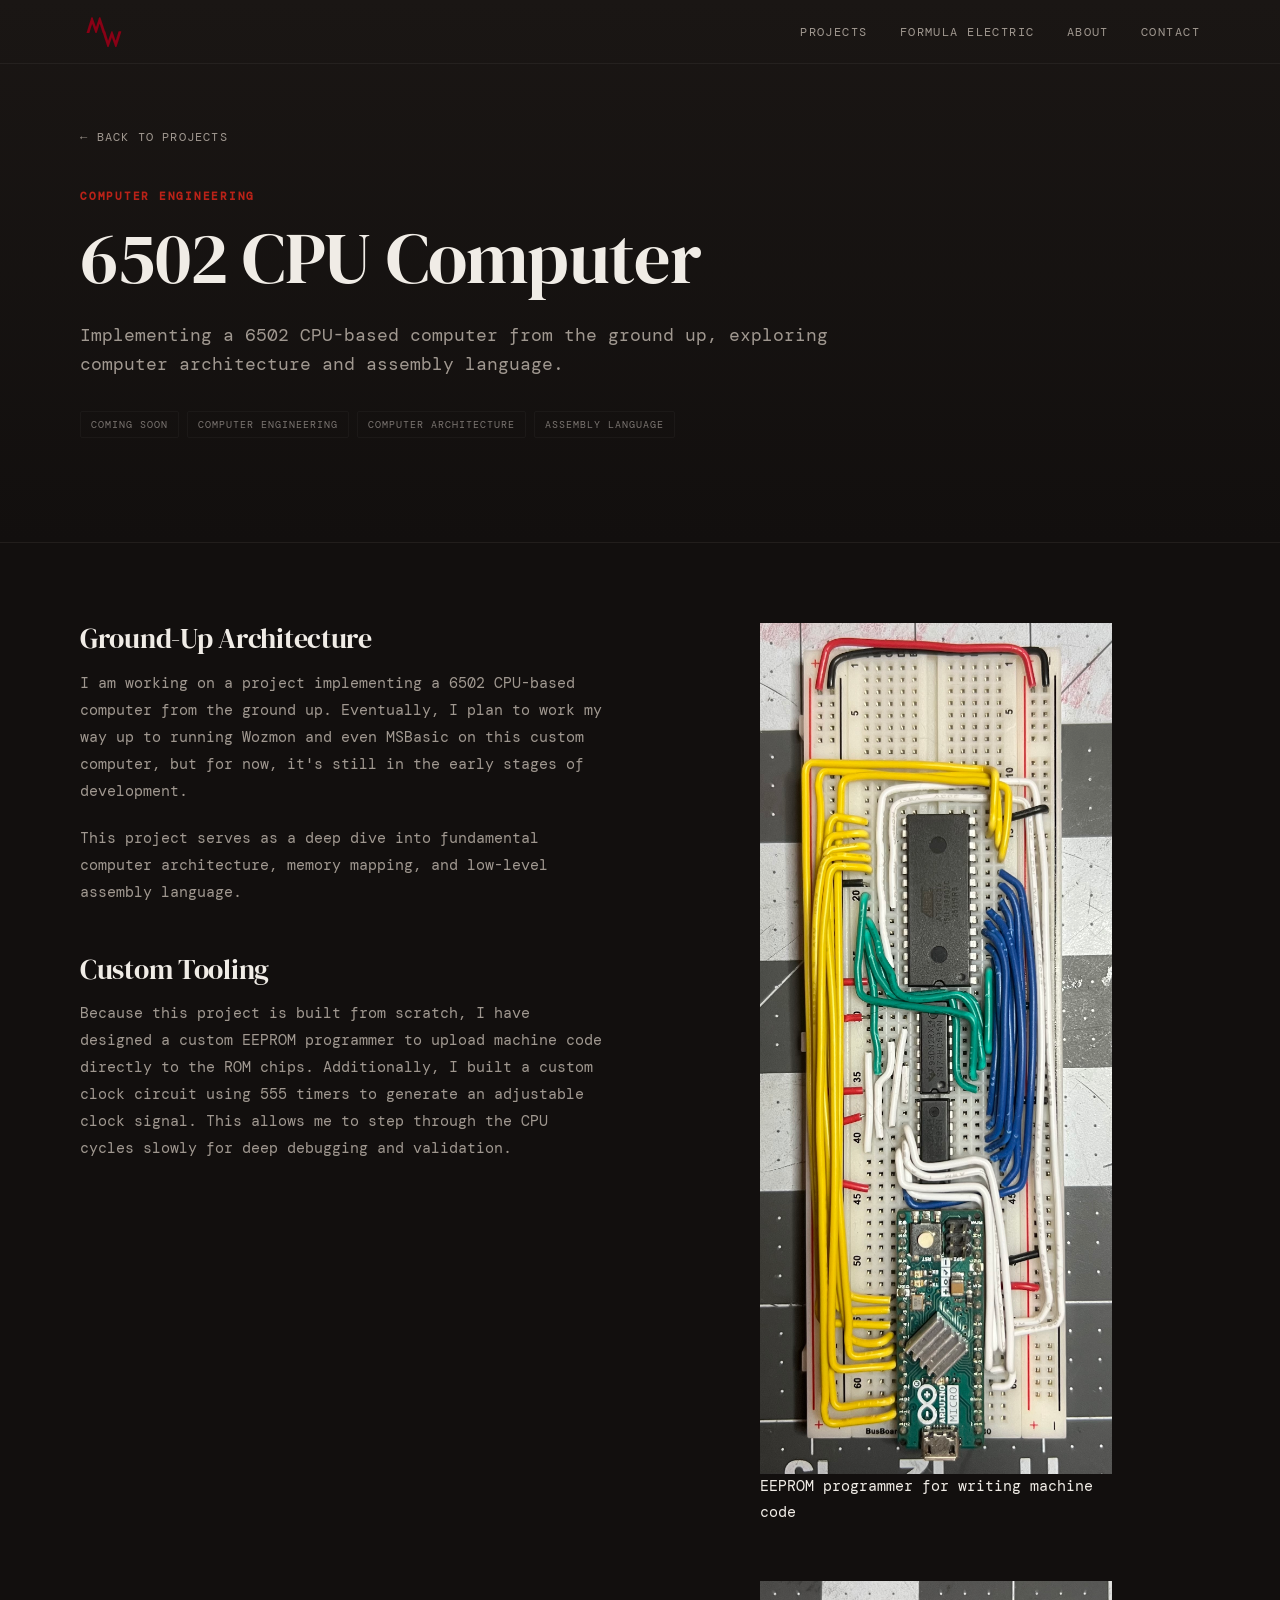
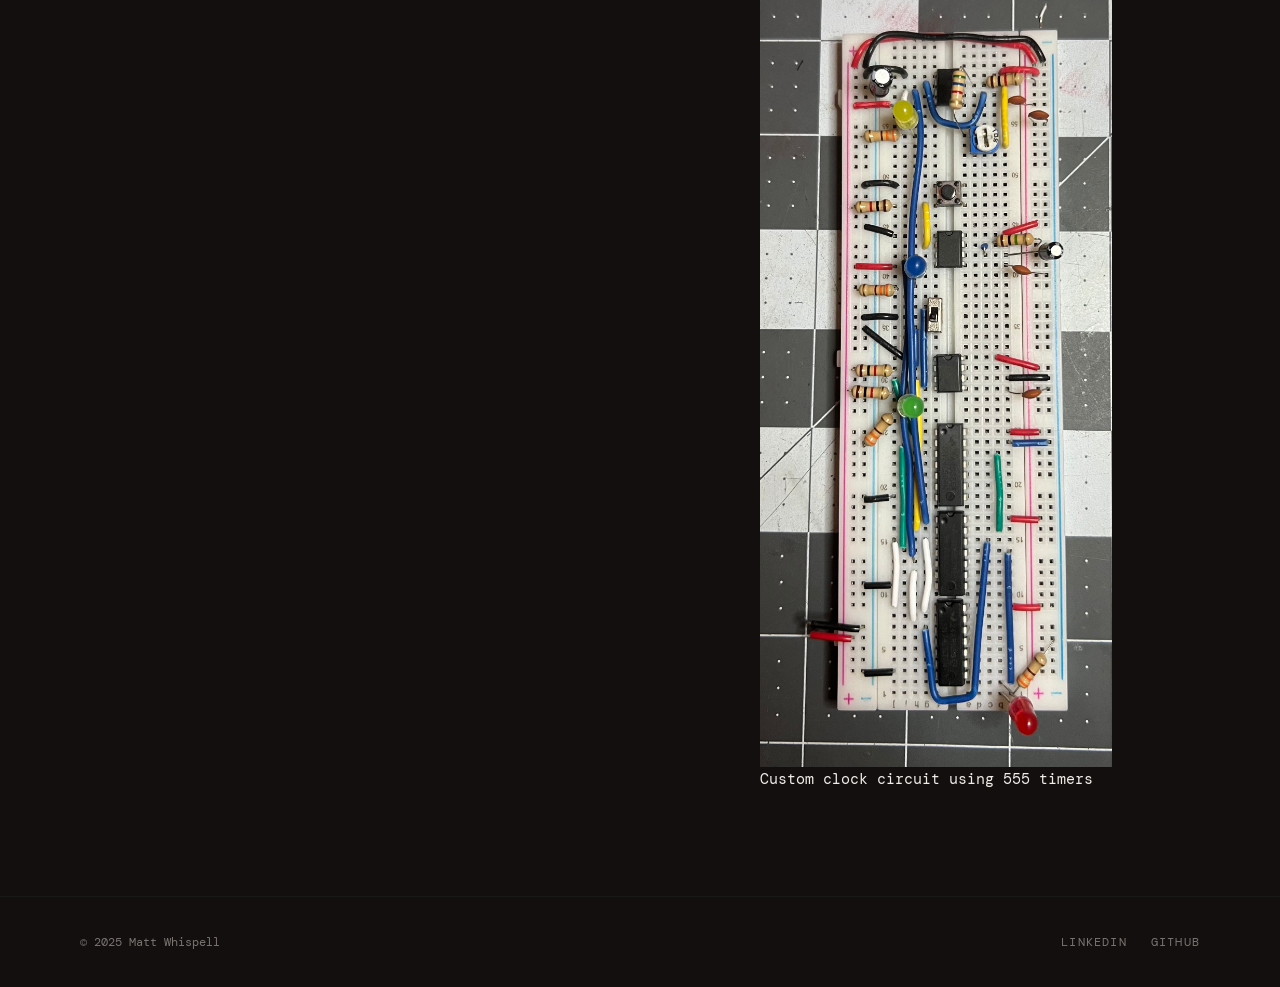
<file: projects/6502-computer.html>
<!DOCTYPE html>
<html lang="en">
<head>
  <meta charset="UTF-8" />
  <meta name="viewport" content="width=device-width, initial-scale=1.0" />
  <meta name="description" content="6502 Computer Architecture Project by Matt Whispell" />
  <title>6502 CPU Computer — Matt Whispell</title>
  <link rel="icon" href="/favicon.svg" type="image/svg+xml" />

  <!-- Fonts -->
  <link rel="preconnect" href="https://fonts.googleapis.com" />
  <link rel="preconnect" href="https://fonts.gstatic.com" crossorigin />
  <link href="https://fonts.googleapis.com/css2?family=DM+Serif+Display&family=DM+Mono:wght@400;500;600&display=swap" rel="stylesheet" />

  <link rel="stylesheet" href="../css/style.css" />
</head>
<body class="project-page">

  <!-- ── Navigation ──────────────────────────────────────── -->
  <header class="nav">
    <div class="container nav__inner">
      <a href="../index.html" class="nav__logo" aria-label="Return home">
        <img src="/favicon.svg" alt="Matt Whispell" style="width: 40px; height: 40px;">
      </a>
      <button class="nav__toggle" aria-label="Toggle navigation menu" aria-expanded="false" aria-controls="nav-links">
        <span class="nav__toggle-icon"></span>
      </button>
      <nav aria-label="Primary">
        <ul class="nav__links" id="nav-links">
          <li><a href="../index.html#projects">Projects</a></li>
          <li><a href="../formula-electric.html">Formula Electric</a></li>
          <li><a href="../index.html#about">About</a></li>
          <li><a href="../index.html#contact">Contact</a></li>
        </ul>
      </nav>
    </div>
  </header>

  <main>
    <section class="project-hero fade-in-up">
      <div class="container project-hero__inner">
        <a href="../index.html#projects" class="back-link">&larr; Back to Projects</a>
        
        <div class="project-header">
          <p class="label">Computer Engineering</p>
          <h1 class="project-title">6502 CPU Computer</h1>
          <p class="project-lead">
            Implementing a 6502 CPU-based computer from the ground up, exploring computer architecture and assembly language.
          </p>
          
          <ul class="project-card__tags">
            <li class="tag">Coming Soon</li>
            <li class="tag">Computer Engineering</li>
            <li class="tag">Computer Architecture</li>
            <li class="tag">Assembly Language</li>
          </ul>
        </div>
      </div>
    </section>

    <section class="project-content fade-in-up delay-1">
      <div class="container">
        <div class="project-grid">
          <div class="project-text">
            <h2>Ground-Up Architecture</h2>
            <p>
              I am working on a project implementing a 6502 CPU-based computer from the ground up. Eventually, I plan to work my way up to running Wozmon and even MSBasic on this custom computer, but for now, it's still in the early stages of development.
            </p>
            <p>
              This project serves as a deep dive into fundamental computer architecture, memory mapping, and low-level assembly language.
            </p>
            
            <h2>Custom Tooling</h2>
            <p>
              Because this project is built from scratch, I have designed a custom EEPROM programmer to upload machine code directly to the ROM chips. 
              Additionally, I built a custom clock circuit using 555 timers to generate an adjustable clock signal. This allows me to step through the CPU cycles slowly for deep debugging and validation.
            </p>
          </div>

          <div class="project-gallery-stack">
            <figure class="gallery-item">
              <img src="../images/6502-computer/EEPROMProgrammer.jpeg" alt="EEPROM programmer for writing machine code to the EEPROM chip" loading="lazy">
              <figcaption>EEPROM programmer for writing machine code</figcaption>
            </figure>
            <figure class="gallery-item">
              <img src="../images/6502-computer/ClockCircuit.jpeg" alt="Custom clock circuit using 555 timers" loading="lazy">
              <figcaption>Custom clock circuit using 555 timers</figcaption>
            </figure>
          </div>
        </div>
      </div>
    </section>
  </main>

  <footer class="footer">
    <div class="container footer__inner">
      <span class="footer__copy">&copy; 2025 Matt Whispell</span>
      <nav aria-label="Social links">
        <ul class="footer__links">
          <li><a href="https://www.linkedin.com/in/matthewwhispell/" target="_blank" rel="noopener">LinkedIn</a></li>
          <li><a href="https://github.com/mattwhispell" target="_blank" rel="noopener">GitHub</a></li>
        </ul>
      </nav>
    </div>
  </footer>

  <script src="../js/main.js"></script>
</body>
</html>
</file>
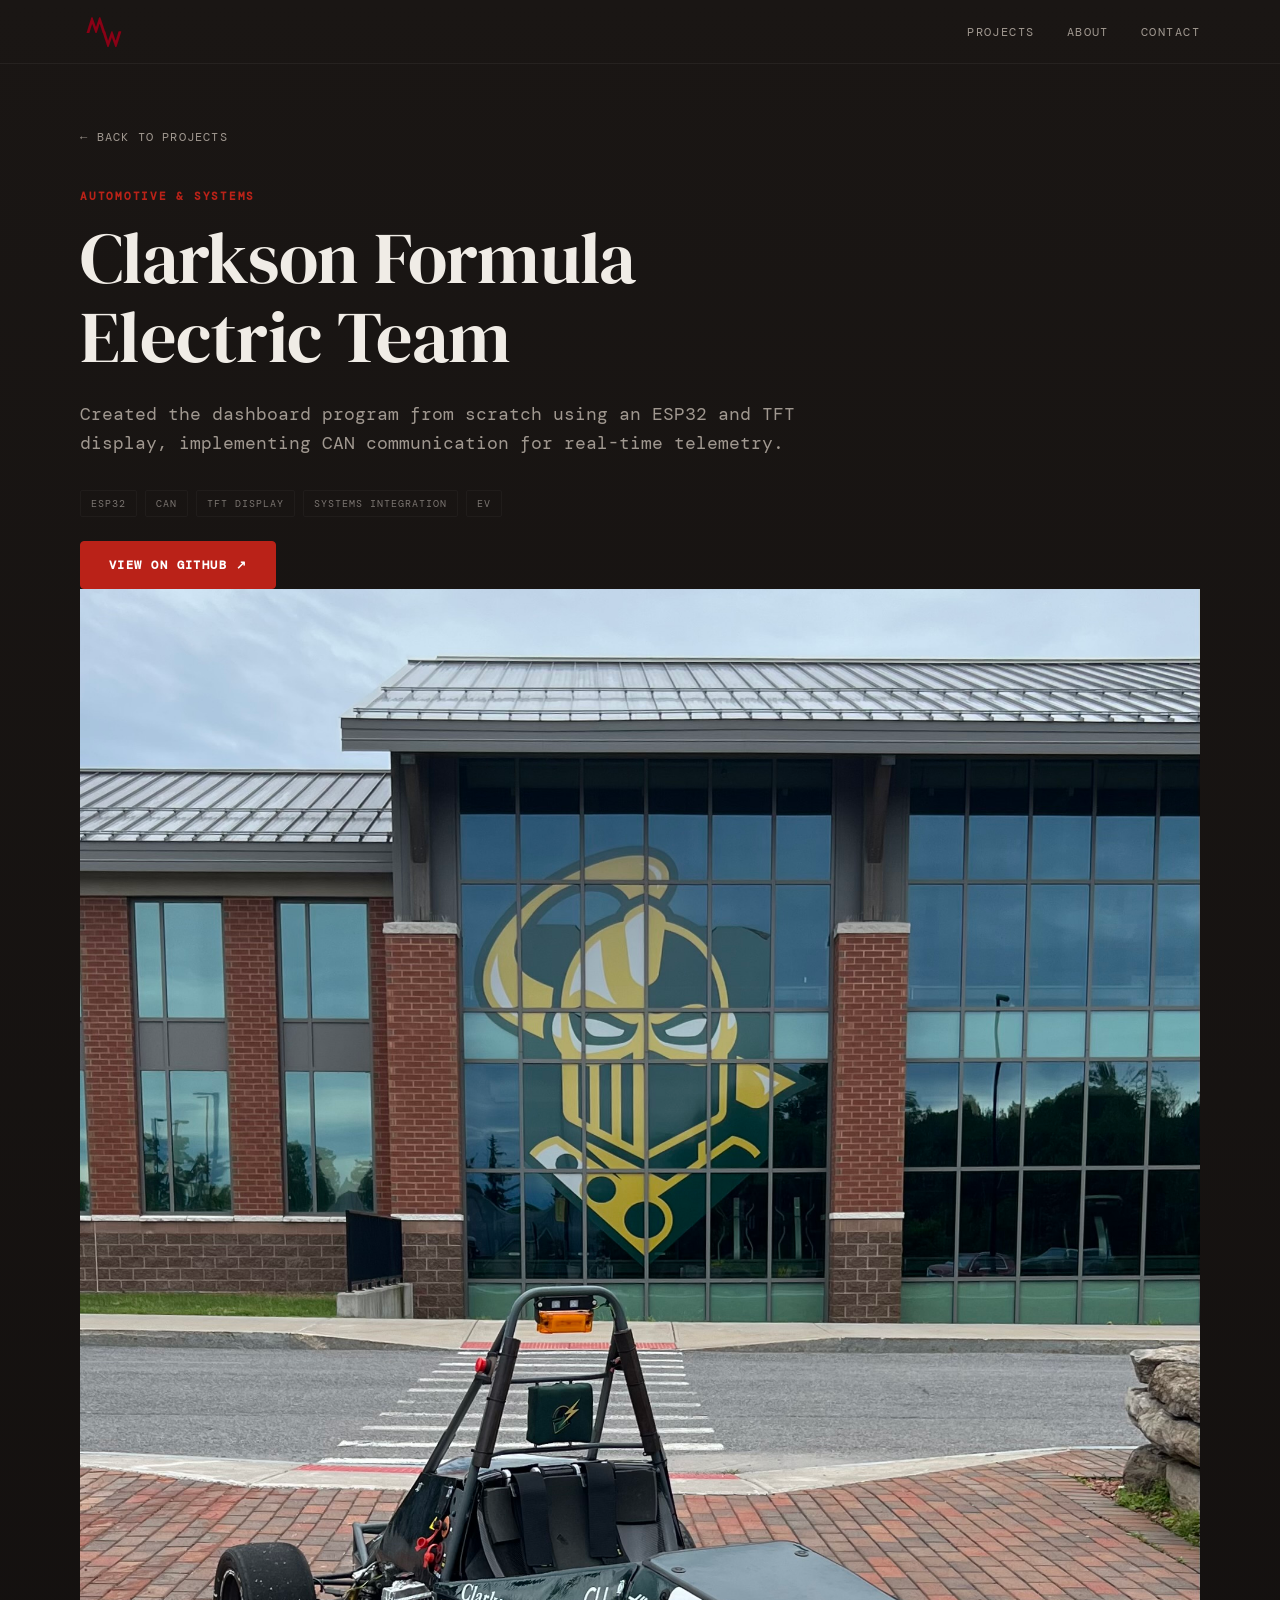
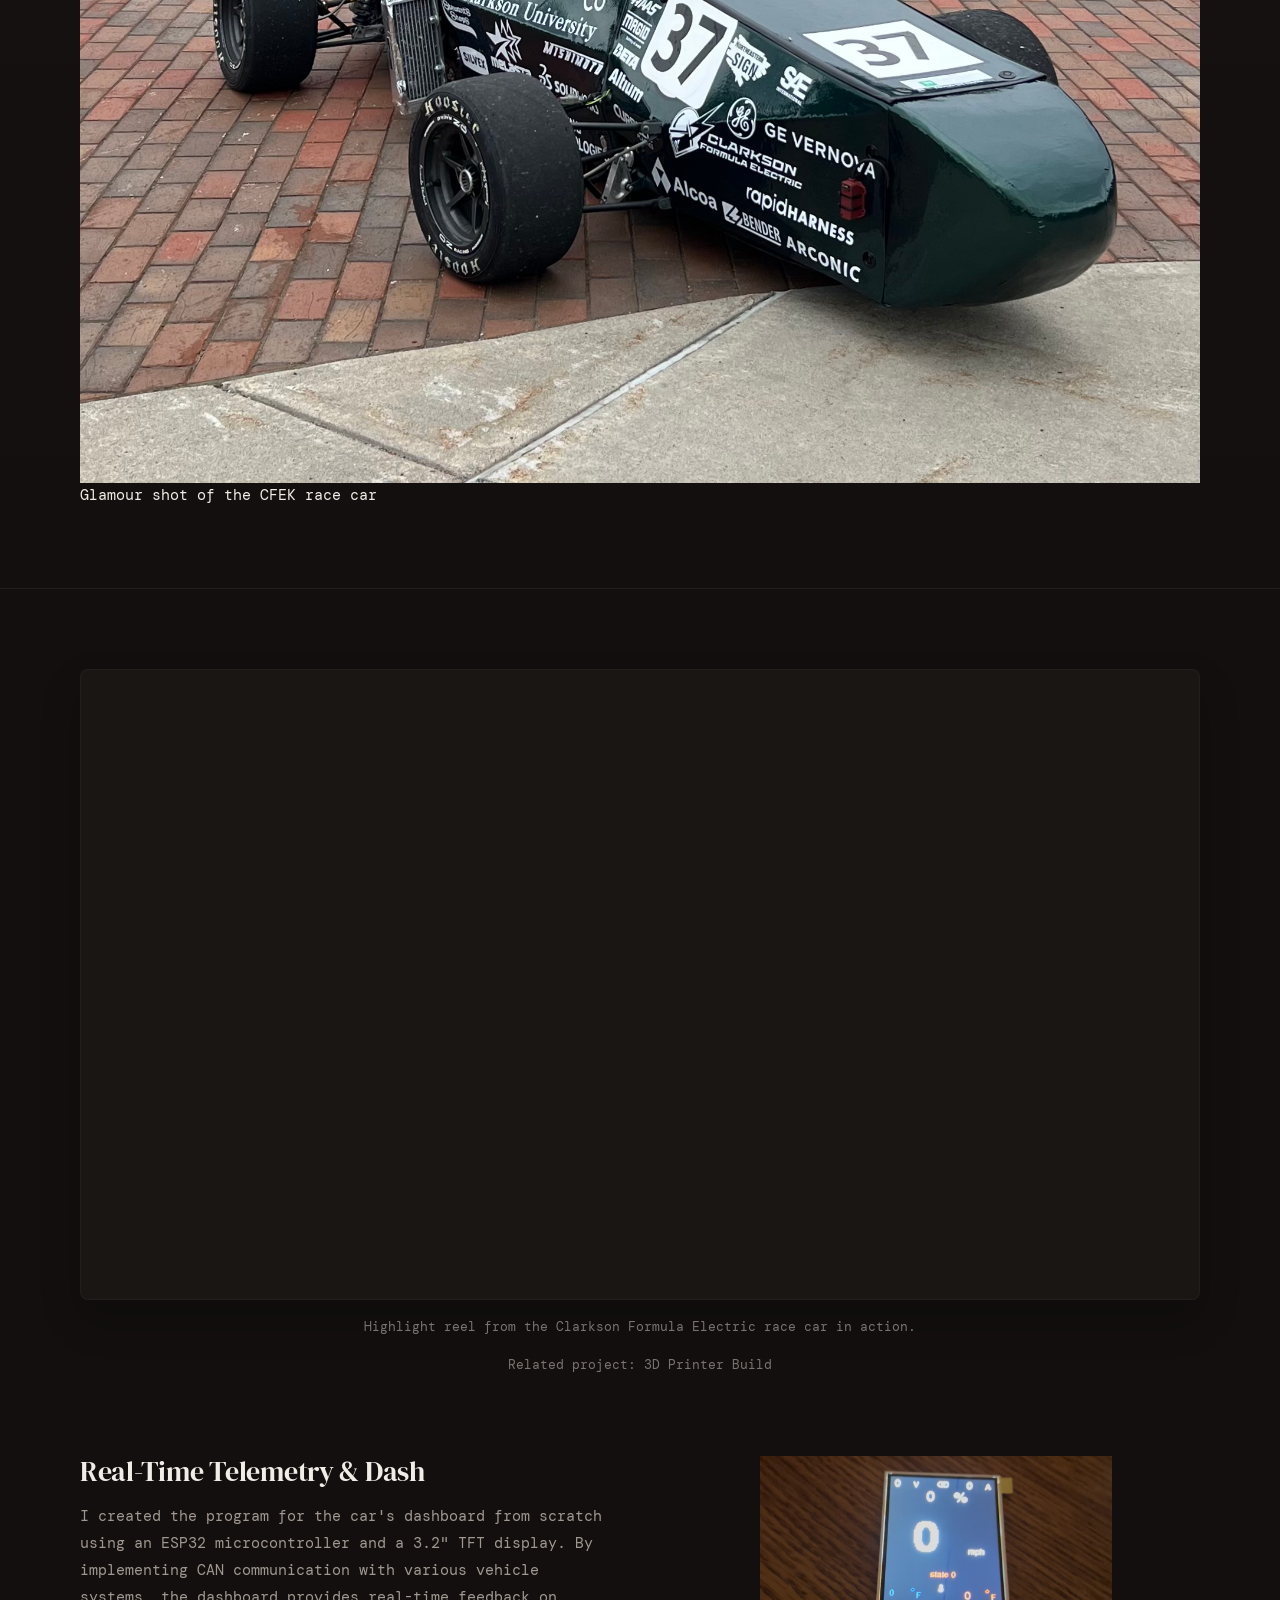
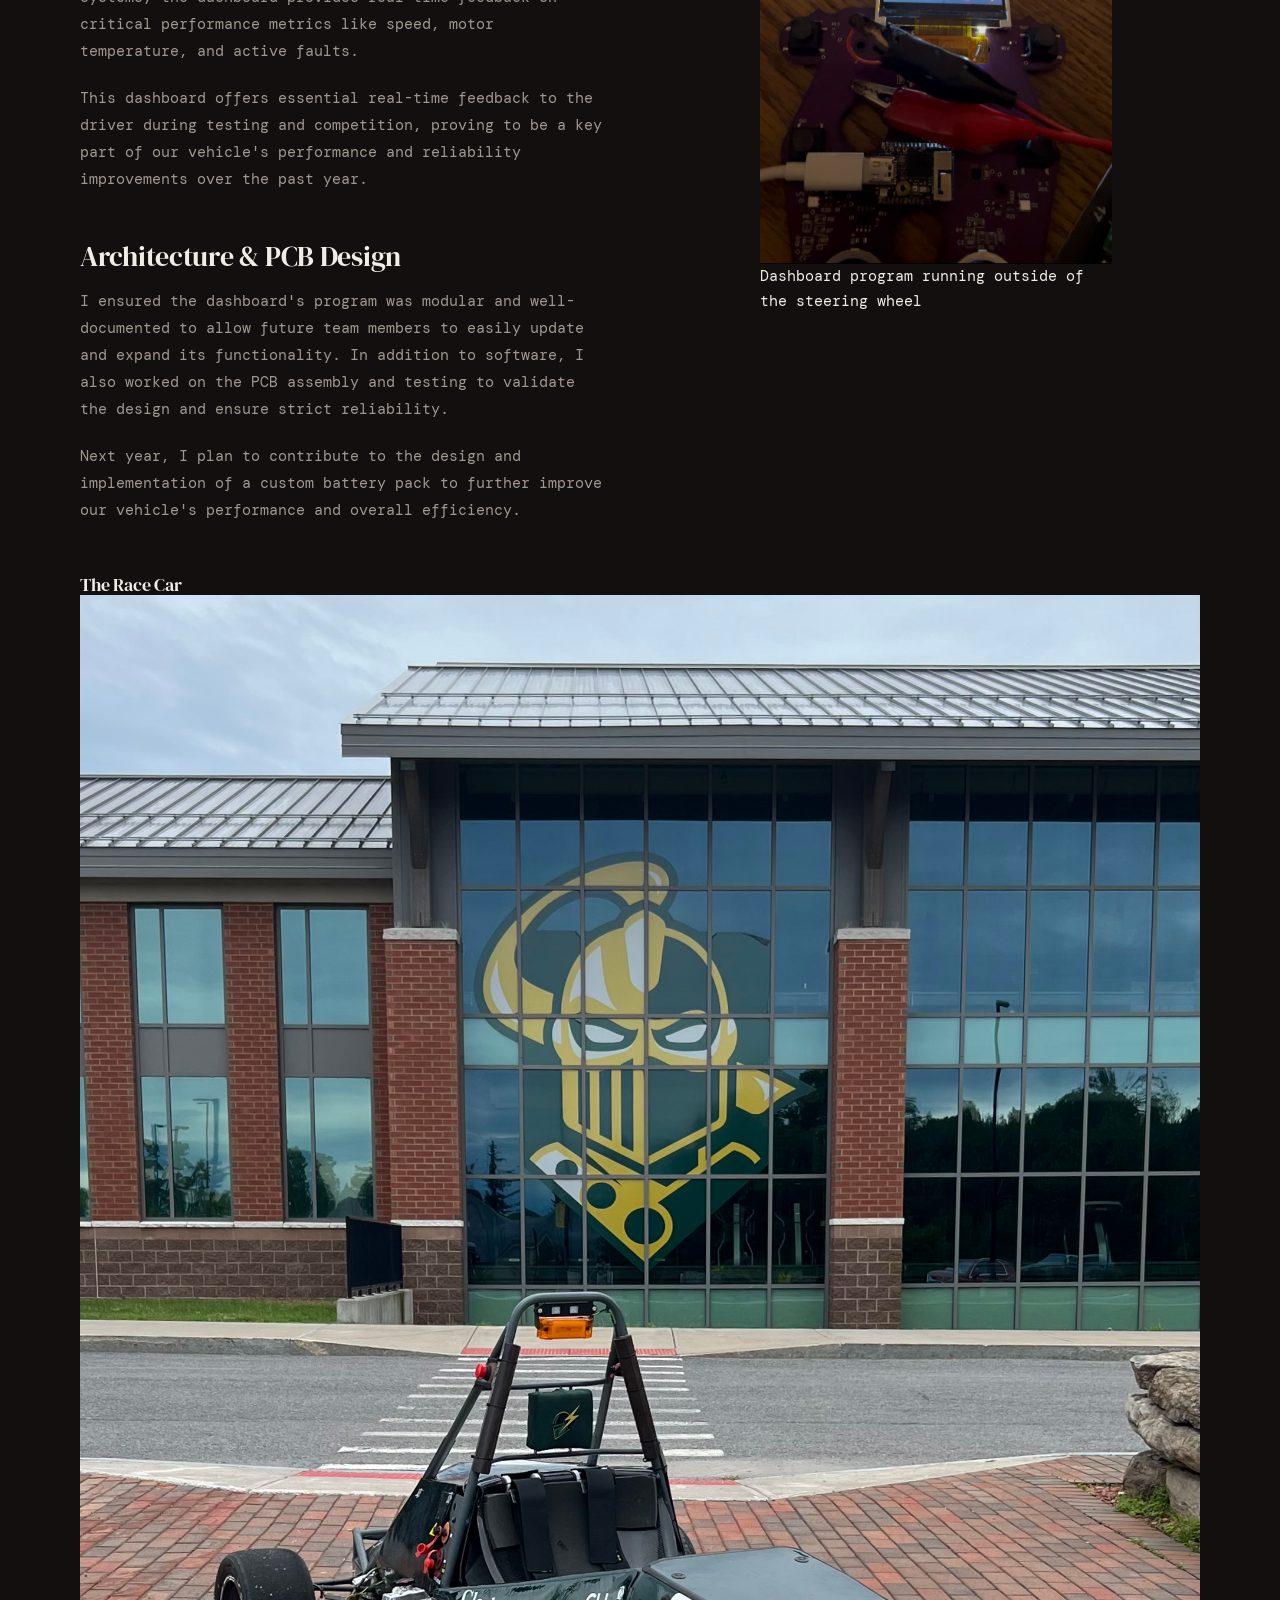
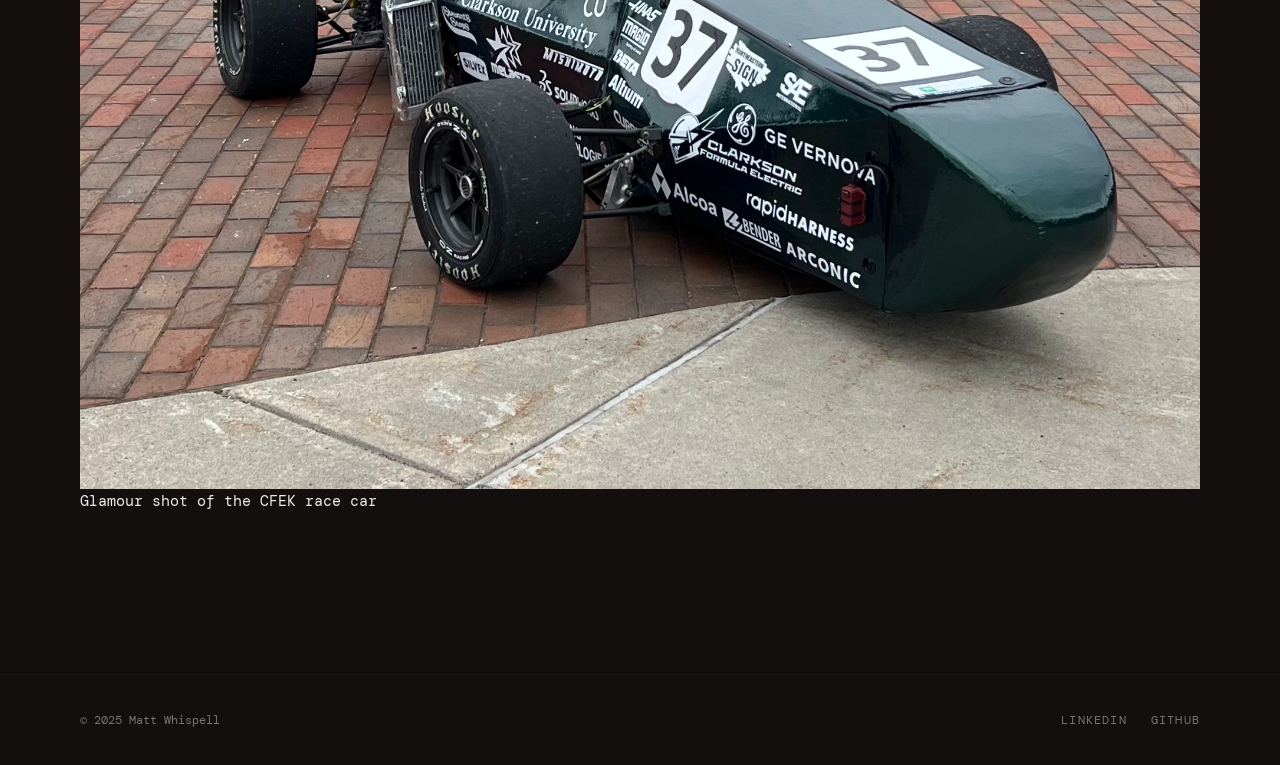
<file: projects/cfek.html>
<!DOCTYPE html>
<html lang="en">
<head>
  <meta charset="UTF-8" />
  <meta name="viewport" content="width=device-width, initial-scale=1.0" />
  <meta name="description" content="Clarkson Formula Electric Team Project by Matt Whispell" />
  <title>Clarkson Formula Electric Team — Matt Whispell</title>
  <link rel="icon" href="/favicon.svg" type="image/svg+xml" />

  <!-- Fonts -->
  <link rel="preconnect" href="https://fonts.googleapis.com" />
  <link rel="preconnect" href="https://fonts.gstatic.com" crossorigin />
  <link href="https://fonts.googleapis.com/css2?family=DM+Serif+Display&family=DM+Mono:wght@400;500;600&display=swap" rel="stylesheet" />

  <link rel="stylesheet" href="../css/style.css" />
</head>
<body class="project-page">

  <!-- ── Navigation ──────────────────────────────────────── -->
  <header class="nav">
    <div class="container nav__inner">
      <a href="../index.html" class="nav__logo" aria-label="Return home">
        <img src="/favicon.svg" alt="Matt Whispell" style="width: 40px; height: 40px;">
      </a>
      <button class="nav__toggle" aria-label="Toggle navigation menu" aria-expanded="false" aria-controls="nav-links">
        <span class="nav__toggle-icon"></span>
      </button>
      <nav aria-label="Primary">
        <ul class="nav__links" id="nav-links">
          <li><a href="../index.html#projects">Projects</a></li>
          <li><a href="../index.html#about">About</a></li>
          <li><a href="../index.html#contact">Contact</a></li>
        </ul>
      </nav>
    </div>
  </header>

  <main>
    <section class="project-hero fade-in-up">
      <div class="container project-hero__inner">
        <a href="../index.html#projects" class="back-link">&larr; Back to Projects</a>

        <div class="project-hero-row">
          <div class="project-header">
            <p class="label">Automotive & Systems</p>
            <h1 class="project-title">Clarkson Formula Electric Team</h1>
            <p class="project-lead">
              Created the dashboard program from scratch using an ESP32 and TFT display, implementing CAN communication for real-time telemetry.
            </p>

            <ul class="project-card__tags">
              <li class="tag">ESP32</li>
              <li class="tag">CAN</li>
              <li class="tag">TFT Display</li>
              <li class="tag">Systems Integration</li>
              <li class="tag">EV</li>
            </ul>

            <div class="project-links mt-4">
              <a class="btn btn--primary" href="https://github.com/mattwhispell/CFEK-Dash-V1" target="_blank" rel="noopener">
                View on GitHub &nearr;
              </a>
            </div>
          </div>

          <div class="project-hero-image">
            <img src="../images/formulacarglamourshot.jpeg" alt="Glamour shot of the CFEK race car" loading="lazy">
            <figcaption>Glamour shot of the CFEK race car</figcaption>
          </div>
        </div>
      </div>
    </section>

    <section class="project-content fade-in-up delay-1">
      <div class="container">

        <!-- Video Showcase -->
        <div class="project-media-full">
          <div class="project-video">
            <iframe width="560" height="420"
                    src="https://www.youtube.com/embed/jhclZyxpj1Y"
                    title="YouTube video player"
                    frameborder="0"
                    allow="accelerometer; autoplay; clipboard-write; encrypted-media; gyroscope; picture-in-picture"
                    allowfullscreen>
            </iframe>
          </div>
          <p class="media-caption">Highlight reel from the Clarkson Formula Electric race car in action.</p>
          <p class="media-caption">Related project: <a href="https://www.youtube.com/watch?v=TvsMf_lwVWY" target="_blank" rel="noopener">3D Printer Build</a></p>
        </div>

        <div class="project-grid">
          <div class="project-text">
            <h2>Real-Time Telemetry & Dash</h2>
            <p>
              I created the program for the car's dashboard from scratch using an ESP32 microcontroller and a 3.2" TFT display. By implementing CAN communication with various vehicle systems, the dashboard provides real-time feedback on critical performance metrics like speed, motor temperature, and active faults.
            </p>
            <p>
              This dashboard offers essential real-time feedback to the driver during testing and competition, proving to be a key part of our vehicle's performance and reliability improvements over the past year.
            </p>
            
            <h2>Architecture & PCB Design</h2>
            <p>
              I ensured the dashboard's program was modular and well-documented to allow future team members to easily update and expand its functionality. In addition to software, I also worked on the PCB assembly and testing to validate the design and ensure strict reliability.
            </p>
            <p>
              Next year, I plan to contribute to the design and implementation of a custom battery pack to further improve our vehicle's performance and overall efficiency.
            </p>
          </div>

          <div class="project-gallery-stack">
            <figure class="gallery-item">
              <img src="../images/Wheeldash.jpeg" alt="Dashboard program running outside of the steering wheel" loading="lazy">
              <figcaption>Dashboard program running outside of the steering wheel</figcaption>
            </figure>
          </div>
        </div>

        <!-- Glamour Shot -->
        <figure class="project-media-full mt-5">
          <h3>The Race Car</h3>
          <img src="../images/formulacarglamourshot.jpeg" alt="Glamour shot of the CFEK race car" loading="lazy">
          <figcaption>Glamour shot of the CFEK race car</figcaption>
        </figure>

      </div>
    </section>
  </main>

  <footer class="footer">
    <div class="container footer__inner">
      <span class="footer__copy">&copy; 2025 Matt Whispell</span>
      <nav aria-label="Social links">
        <ul class="footer__links">
          <li><a href="https://www.linkedin.com/in/matthewwhispell/" target="_blank" rel="noopener">LinkedIn</a></li>
          <li><a href="https://github.com/mattwhispell" target="_blank" rel="noopener">GitHub</a></li>
        </ul>
      </nav>
    </div>
  </footer>

  <script src="../js/main.js"></script>
</body>
</html>
</file>
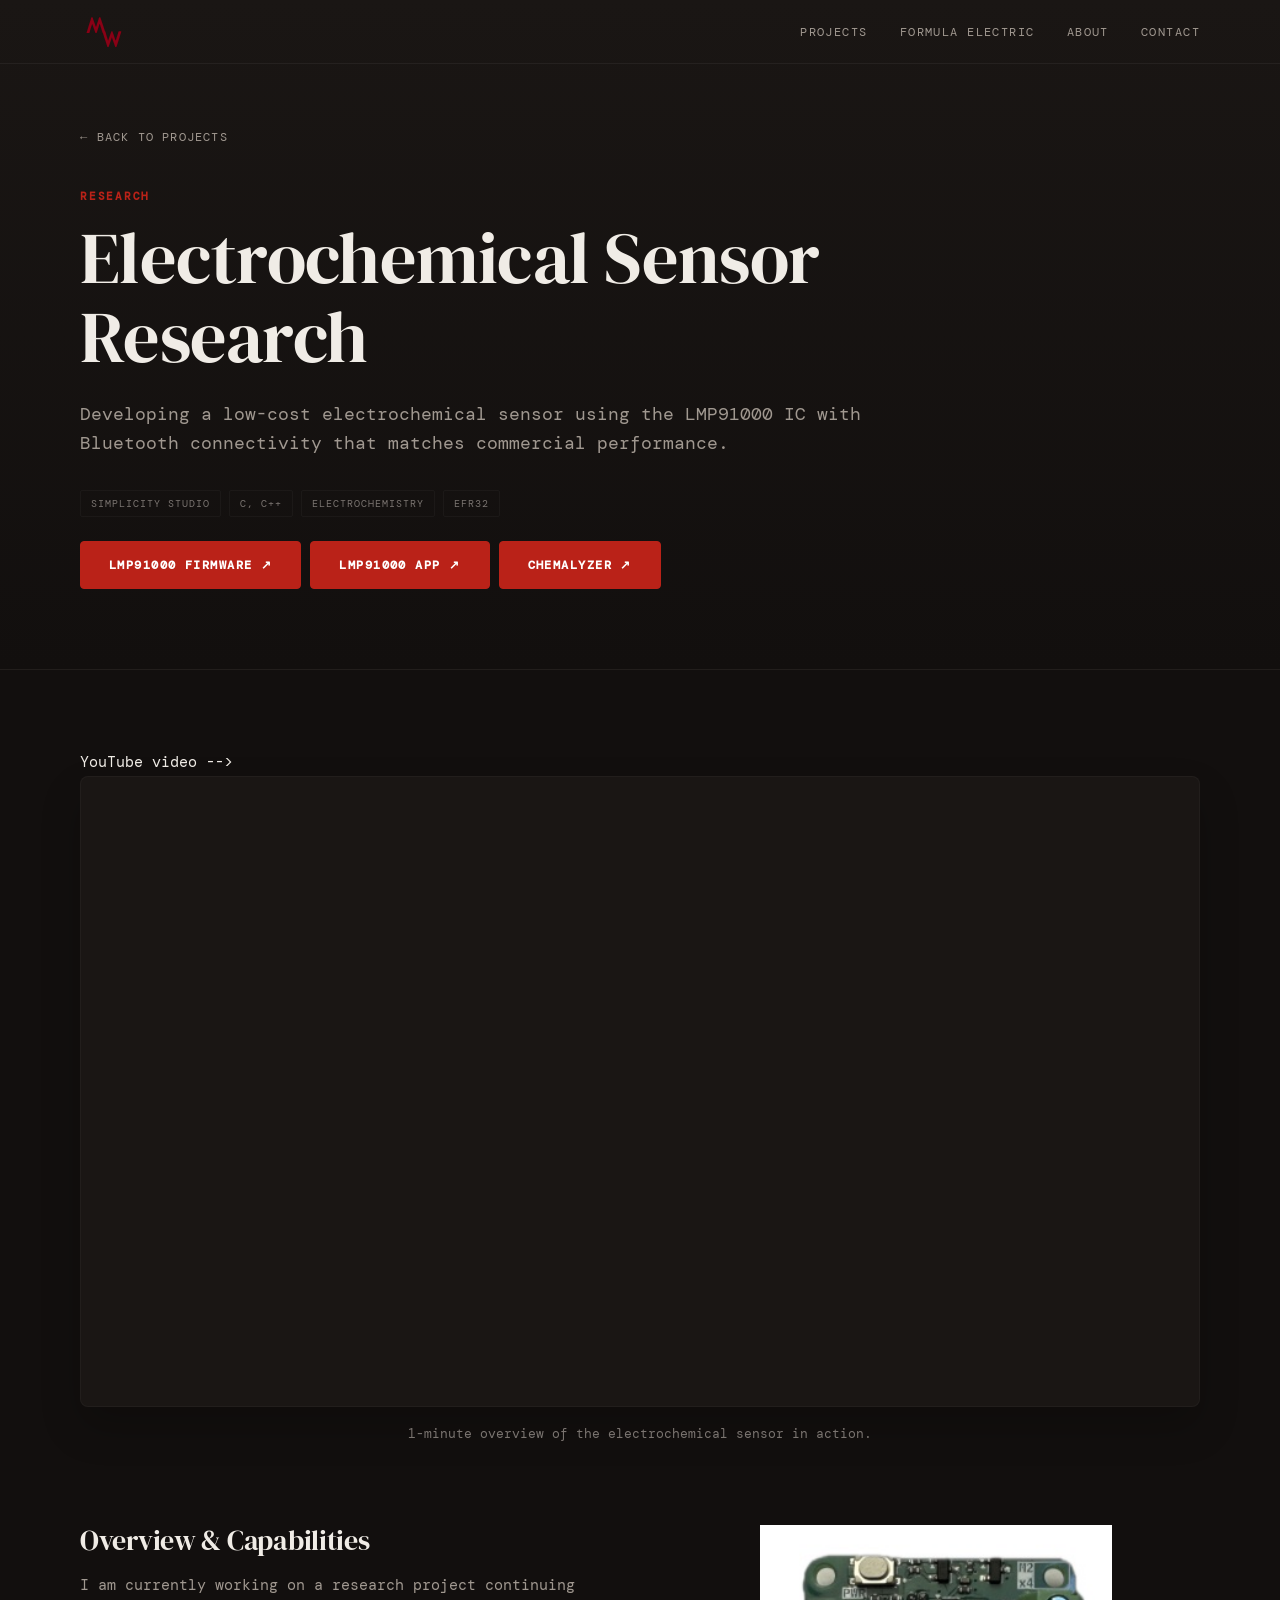
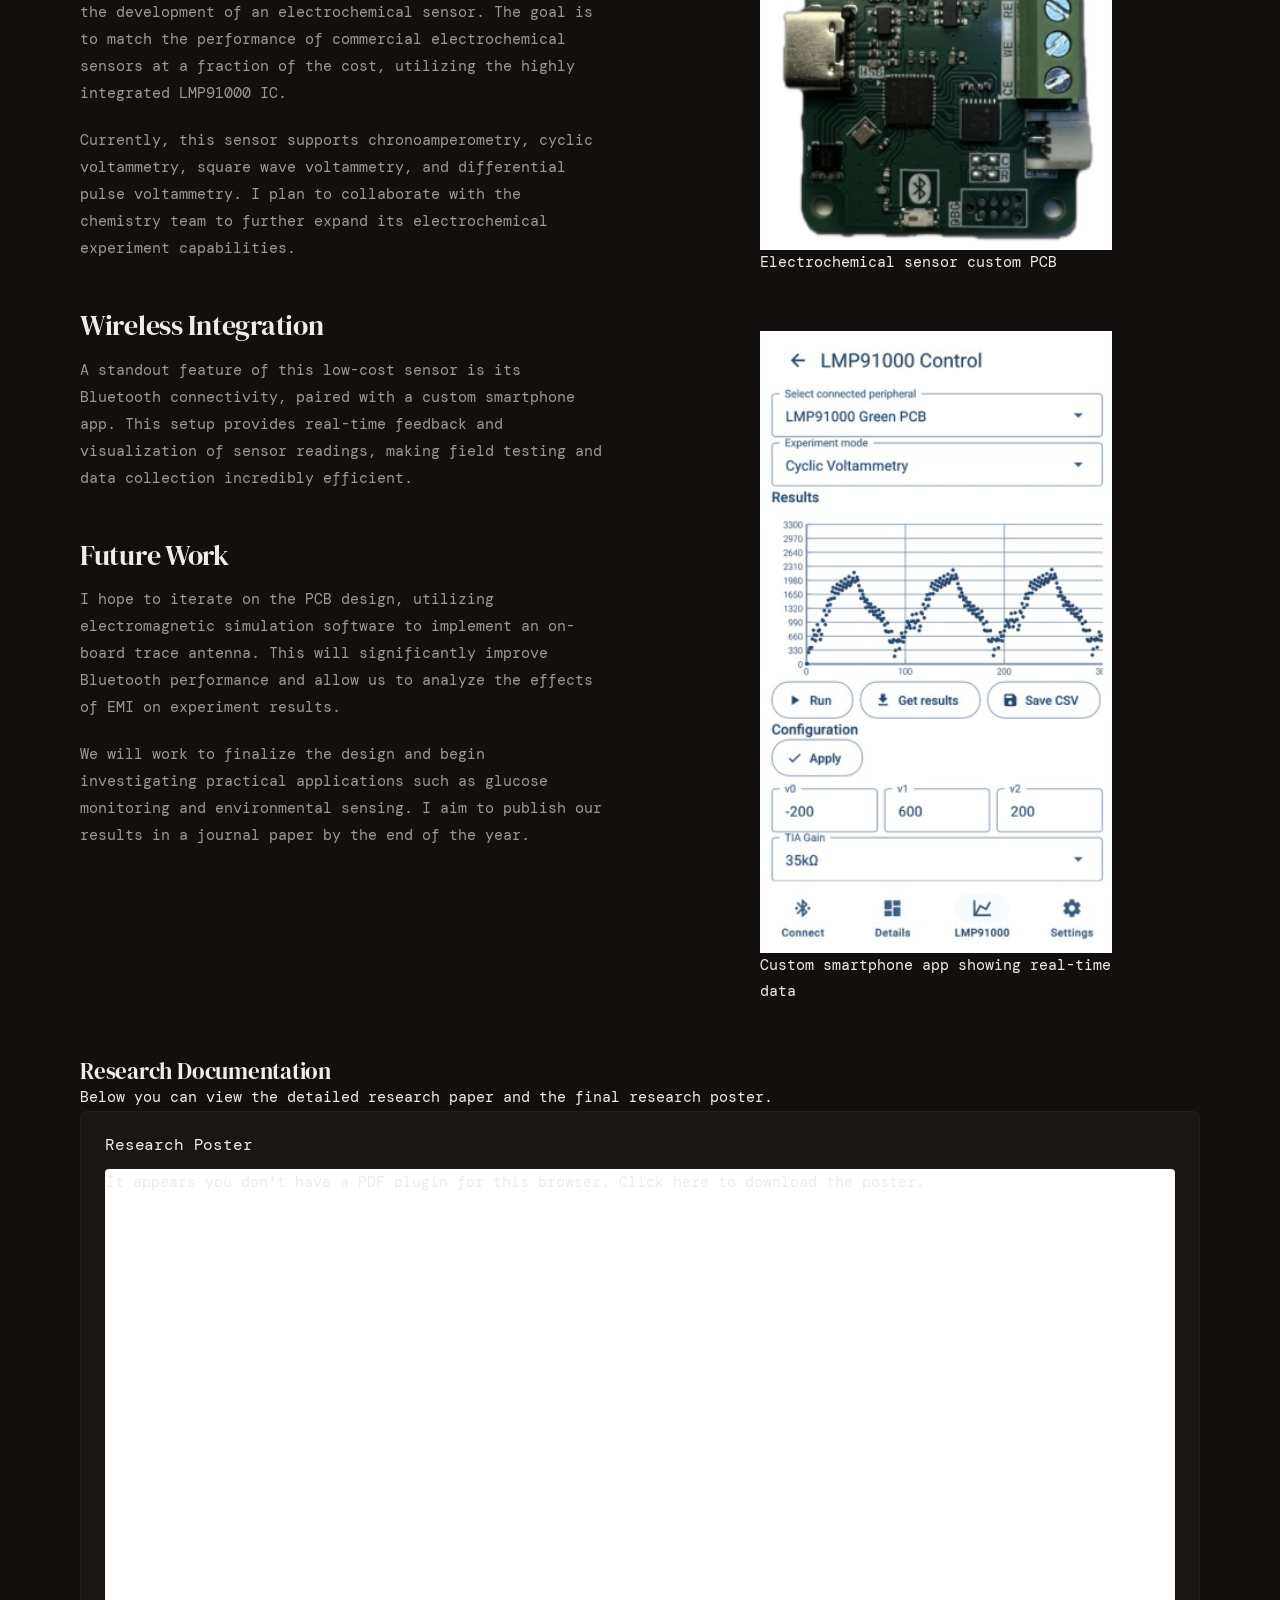
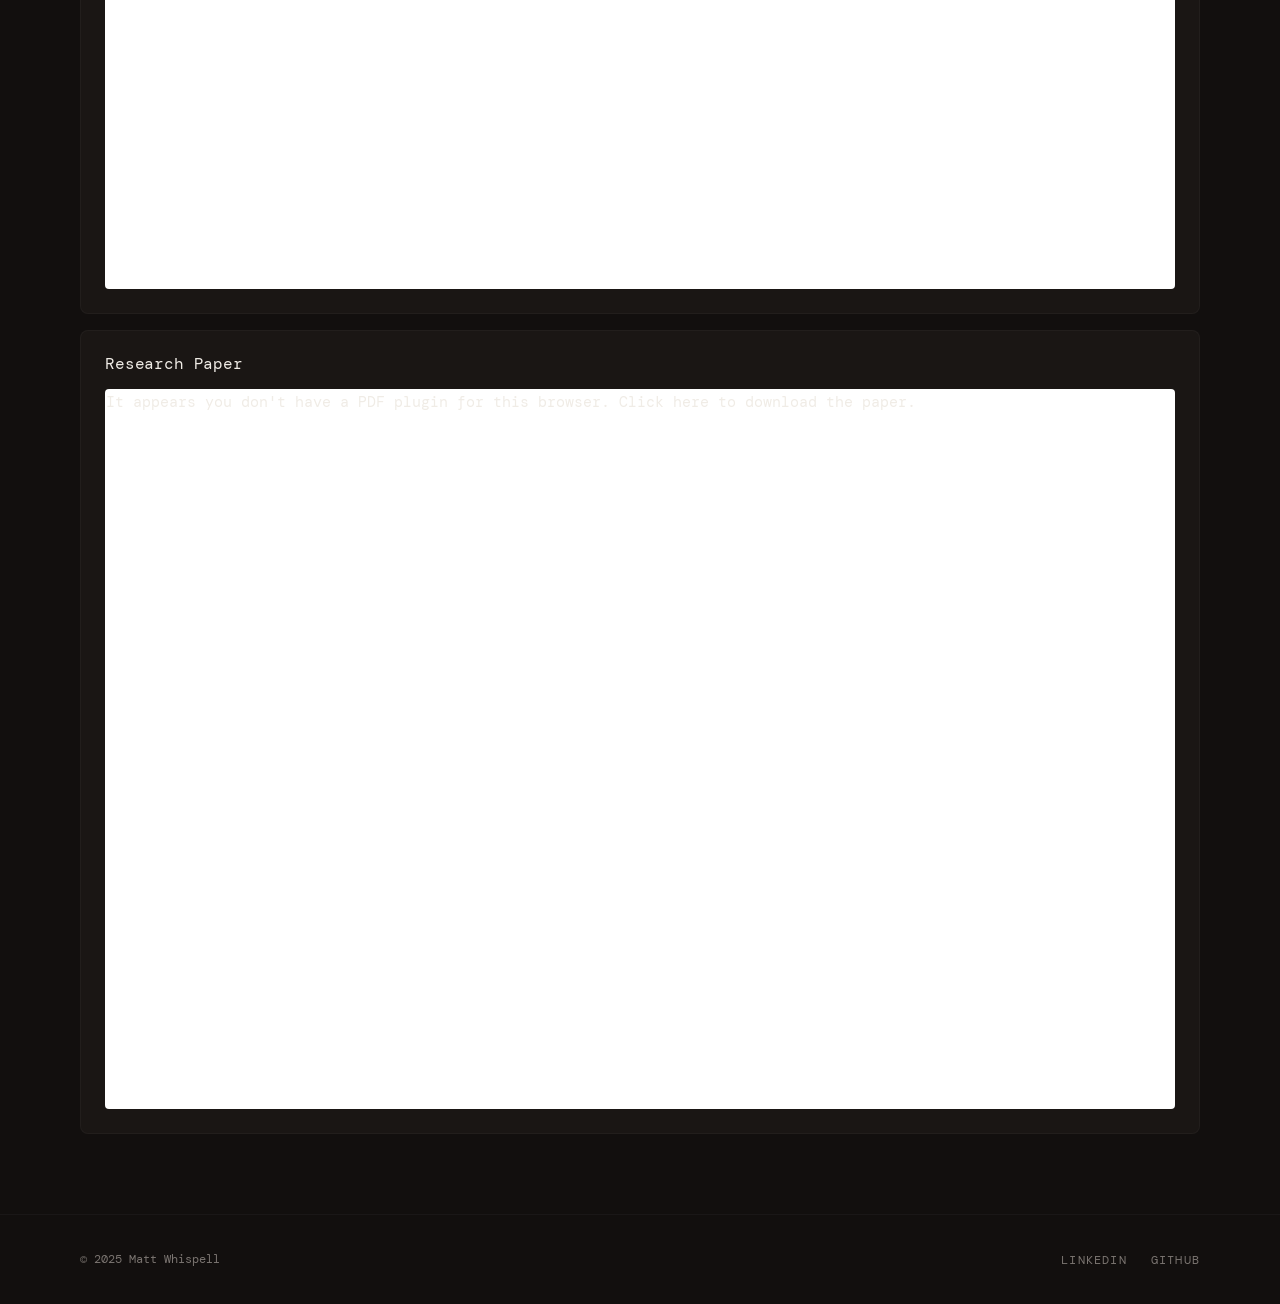
<file: projects/electrochemical-sensor.html>
<!DOCTYPE html>
<html lang="en">
<head>
  <meta charset="UTF-8" />
  <meta name="viewport" content="width=device-width, initial-scale=1.0" />
  <meta name="description" content="Electrochemical Sensor Research Project by Matt Whispell" />
  <title>Electrochemical Sensor Research — Matt Whispell</title>
  <link rel="icon" href="/favicon.svg" type="image/svg+xml" />

  <!-- Fonts -->
  <link rel="preconnect" href="https://fonts.googleapis.com" />
  <link rel="preconnect" href="https://fonts.gstatic.com" crossorigin />
  <link href="https://fonts.googleapis.com/css2?family=DM+Serif+Display&family=DM+Mono:wght@400;500;600&display=swap" rel="stylesheet" />

  <link rel="stylesheet" href="../css/style.css" />
</head>
<body class="project-page">

  <!-- ── Navigation ──────────────────────────────────────── -->
  <header class="nav">
    <div class="container nav__inner">
      <a href="../index.html" class="nav__logo" aria-label="Return home">
        <img src="/favicon.svg" alt="Matt Whispell" style="width: 40px; height: 40px;">
      </a>
      <button class="nav__toggle" aria-label="Toggle navigation menu" aria-expanded="false" aria-controls="nav-links">
        <span class="nav__toggle-icon"></span>
      </button>
      <nav aria-label="Primary">
        <ul class="nav__links" id="nav-links">
          <li><a href="../index.html#projects">Projects</a></li>
          <li><a href="../formula-electric.html">Formula Electric</a></li>
          <li><a href="../index.html#about">About</a></li>
          <li><a href="../index.html#contact">Contact</a></li>
        </ul>
      </nav>
    </div>
  </header>

  <main>
    <!-- ── Project Hero ──────────────────────────────────────── -->
    <section class="project-hero fade-in-up">
      <div class="container project-hero__inner">
        <a href="../index.html#projects" class="back-link">&larr; Back to Projects</a>
        
        <div class="project-header">
          <p class="label">Research</p>
          <h1 class="project-title">Electrochemical Sensor Research</h1>
          <p class="project-lead">
            Developing a low-cost electrochemical sensor using the LMP91000 IC with Bluetooth connectivity that matches commercial performance.
          </p>
          
          <ul class="project-card__tags">
            <li class="tag">Simplicity Studio</li>
            <li class="tag">C, C++</li>
            <li class="tag">Electrochemistry</li>
            <li class="tag">EFR32</li>
          </ul>
          
          <div class="project-links mt-4">
            <a class="btn btn--primary" href="https://github.com/sigmondkukla/lmp91000" target="_blank" rel="noopener">
              LMP91000 Firmware &nearr;
            </a>
            <a class="btn btn--primary" href="https://github.com/sigmondkukla/lmp91000-app" target="_blank" rel="noopener">
              LMP91000 App &nearr;
            </a>
            <a class="btn btn--primary" href="https://github.com/mattwhispell/chemalyzer" target="_blank" rel="noopener">
              Chemalyzer &nearr;
            </a>
          </div>
        </div>
      </div>
    </section>

    <!-- ── Project Content ────────────────────────────────────── -->
    <section class="project-content fade-in-up delay-1">
      <div class="container">
        
        <!-- Video Showcase -->
        <a href="https://www.youtube.com/watch?v=LRtAZ9doH3Q" target="_blank" rel="noopener">YouTube video</a> -->
        <div class="project-media-full">
          <div class="project-video">
            <iframe width="560" height="315"
                    src="https://www.youtube.com/embed/LRtAZ9doH3Q"
                    title="YouTube video player"
                    frameborder="0"
                    allow="accelerometer; autoplay; clipboard-write; encrypted-media; gyroscope; picture-in-picture"
                    allowfullscreen>
            </iframe>
          </div>
          <p class="media-caption">1-minute overview of the electrochemical sensor in action.</p>
        </div>

        <div class="project-grid">
          <div class="project-text">
            <h2>Overview & Capabilities</h2>
            <p>
              I am currently working on a research project continuing the development of an electrochemical sensor. 
              The goal is to match the performance of commercial electrochemical sensors at a fraction of the cost, utilizing the highly integrated LMP91000 IC.
            </p>
            <p>
              Currently, this sensor supports chronoamperometry, cyclic voltammetry, square wave voltammetry, and differential pulse voltammetry. I plan to collaborate with the chemistry team to further expand its electrochemical experiment capabilities.
            </p>
            
            <h2>Wireless Integration</h2>
            <p>
              A standout feature of this low-cost sensor is its Bluetooth connectivity, paired with a custom smartphone app. This setup provides real-time feedback and visualization of sensor readings, making field testing and data collection incredibly efficient.
            </p>
            
            <h2>Future Work</h2>
            <p>
              I hope to iterate on the PCB design, utilizing electromagnetic simulation software to implement an on-board trace antenna. This will significantly improve Bluetooth performance and allow us to analyze the effects of EMI on experiment results.
            </p>
            <p>
              We will work to finalize the design and begin investigating practical applications such as glucose monitoring and environmental sensing. I aim to publish our results in a journal paper by the end of the year.
            </p>
          </div>

          <div class="project-gallery-stack">
            <figure class="gallery-item">
              <img src="../images/electrochemical-sensor/ElectrochemicalSensor.jpg" alt="Electrochemical sensor custom PCB" loading="lazy">
              <figcaption>Electrochemical sensor custom PCB</figcaption>
            </figure>
            <figure class="gallery-item">
              <img src="../images/electrochemical-sensor/LMP91000App.jpg" alt="Custom smartphone app showing real-time sensor data" loading="lazy">
              <figcaption>Custom smartphone app showing real-time data</figcaption>
            </figure>
          </div>
        </div>

        <!-- Research Papers & Posters -->
        <div class="project-documents mt-5">
          <h2>Research Documentation</h2>
          <p>Below you can view the detailed research paper and the final research poster.</p>
          
          <div class="document-viewer">
            <h3>Research Poster</h3>
            <object data="../documents/Electrochemical%20Sensor%20Research%20Poster%20FINAL.pdf" type="application/pdf" width="100%" height="800px" class="pdf-object">
              <p>It appears you don't have a PDF plugin for this browser. <a href="../documents/Electrochemical%20Sensor%20Research%20Poster%20FINAL.pdf">Click here to download the poster.</a></p>
            </object>
          </div>

          <div class="document-viewer mt-4">
            <h3>Research Paper</h3>
            <object data="../documents/Electrochemical_Sensor_Research_Matt.pdf" type="application/pdf" width="100%" height="800px" class="pdf-object">
              <p>It appears you don't have a PDF plugin for this browser. <a href="../documents/Electrochemical_Sensor_Research_Matt.pdf">Click here to download the paper.</a></p>
            </object>
          </div>
        </div>

      </div>
    </section>

  </main>

  <!-- ── Footer ────────────────────────────────────────────── -->
  <footer class="footer">
    <div class="container footer__inner">
      <span class="footer__copy">&copy; 2025 Matt Whispell</span>
      <nav aria-label="Social links">
        <ul class="footer__links">
          <li><a href="https://www.linkedin.com/in/matthewwhispell/" target="_blank" rel="noopener">LinkedIn</a></li>
          <li><a href="https://github.com/mattwhispell" target="_blank" rel="noopener">GitHub</a></li>
        </ul>
      </nav>
    </div>
  </footer>

  <script src="../js/main.js"></script>
</body>
</html>
</file>
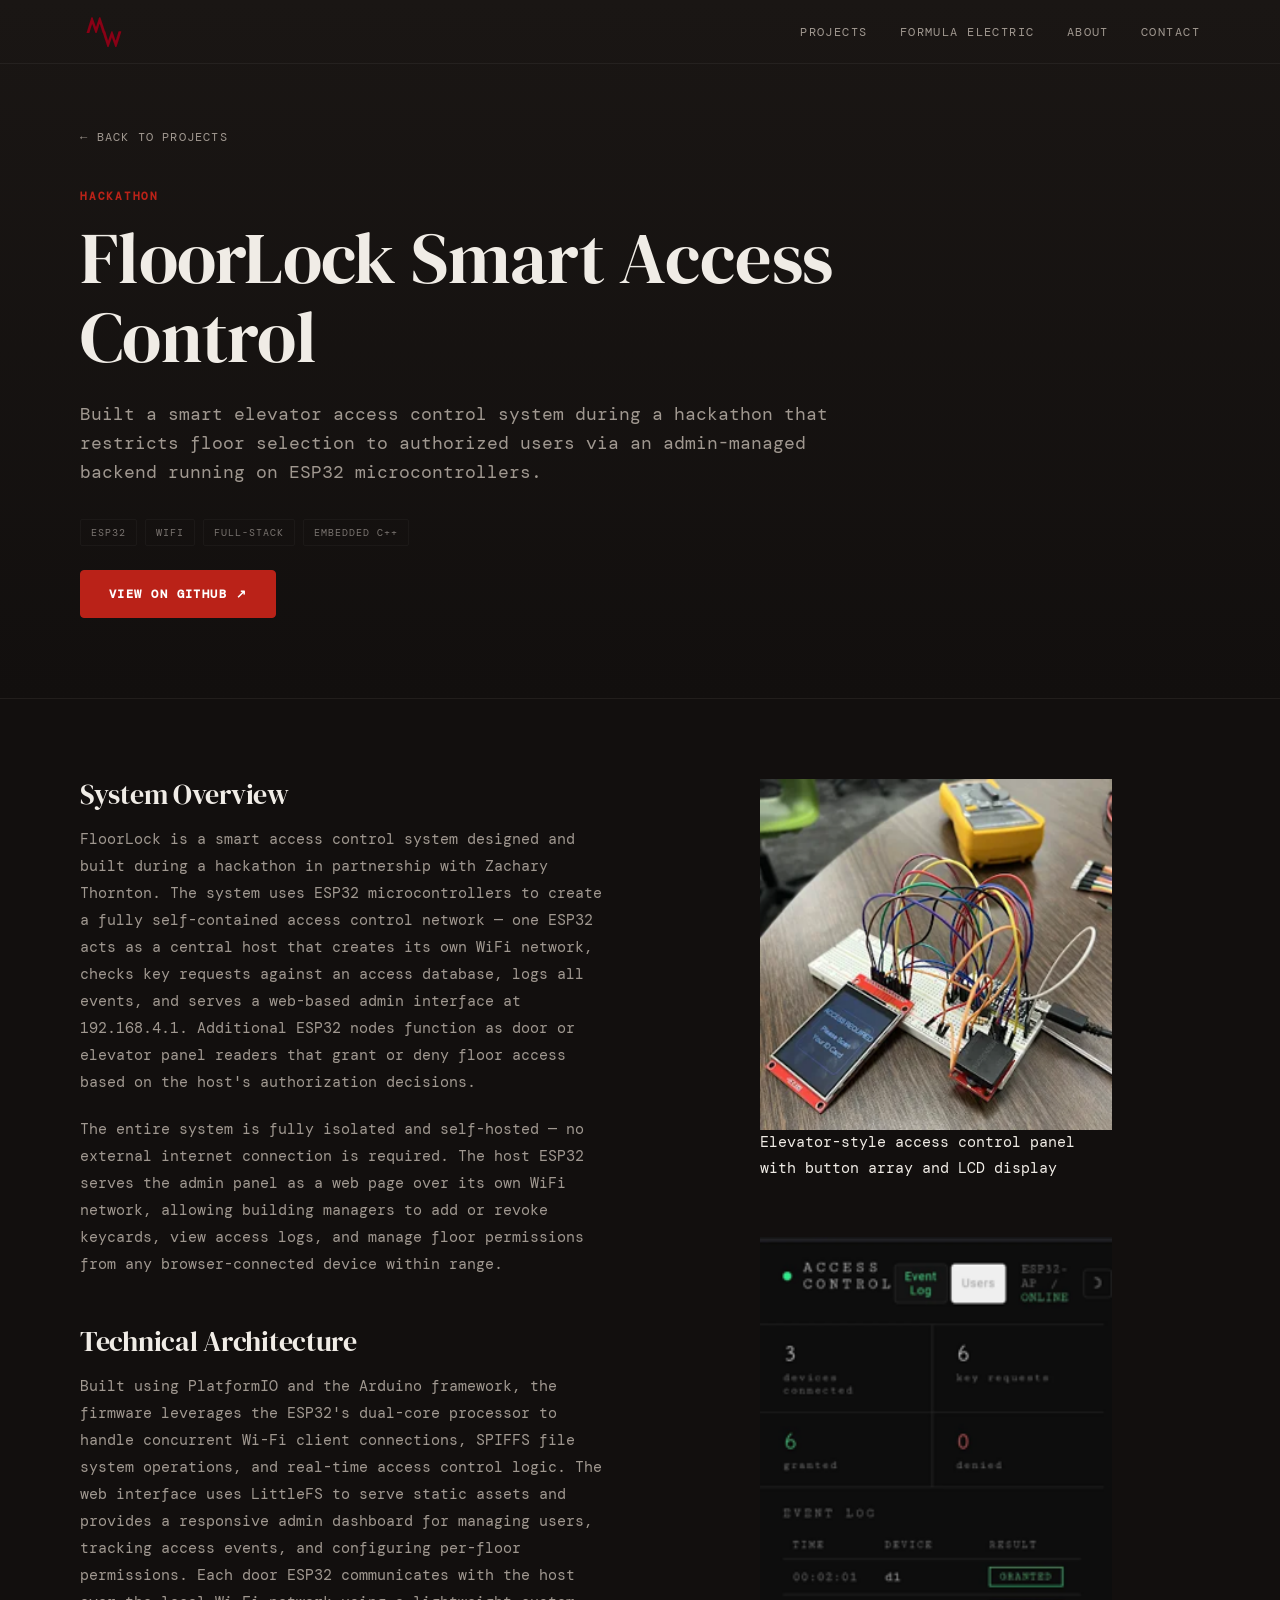
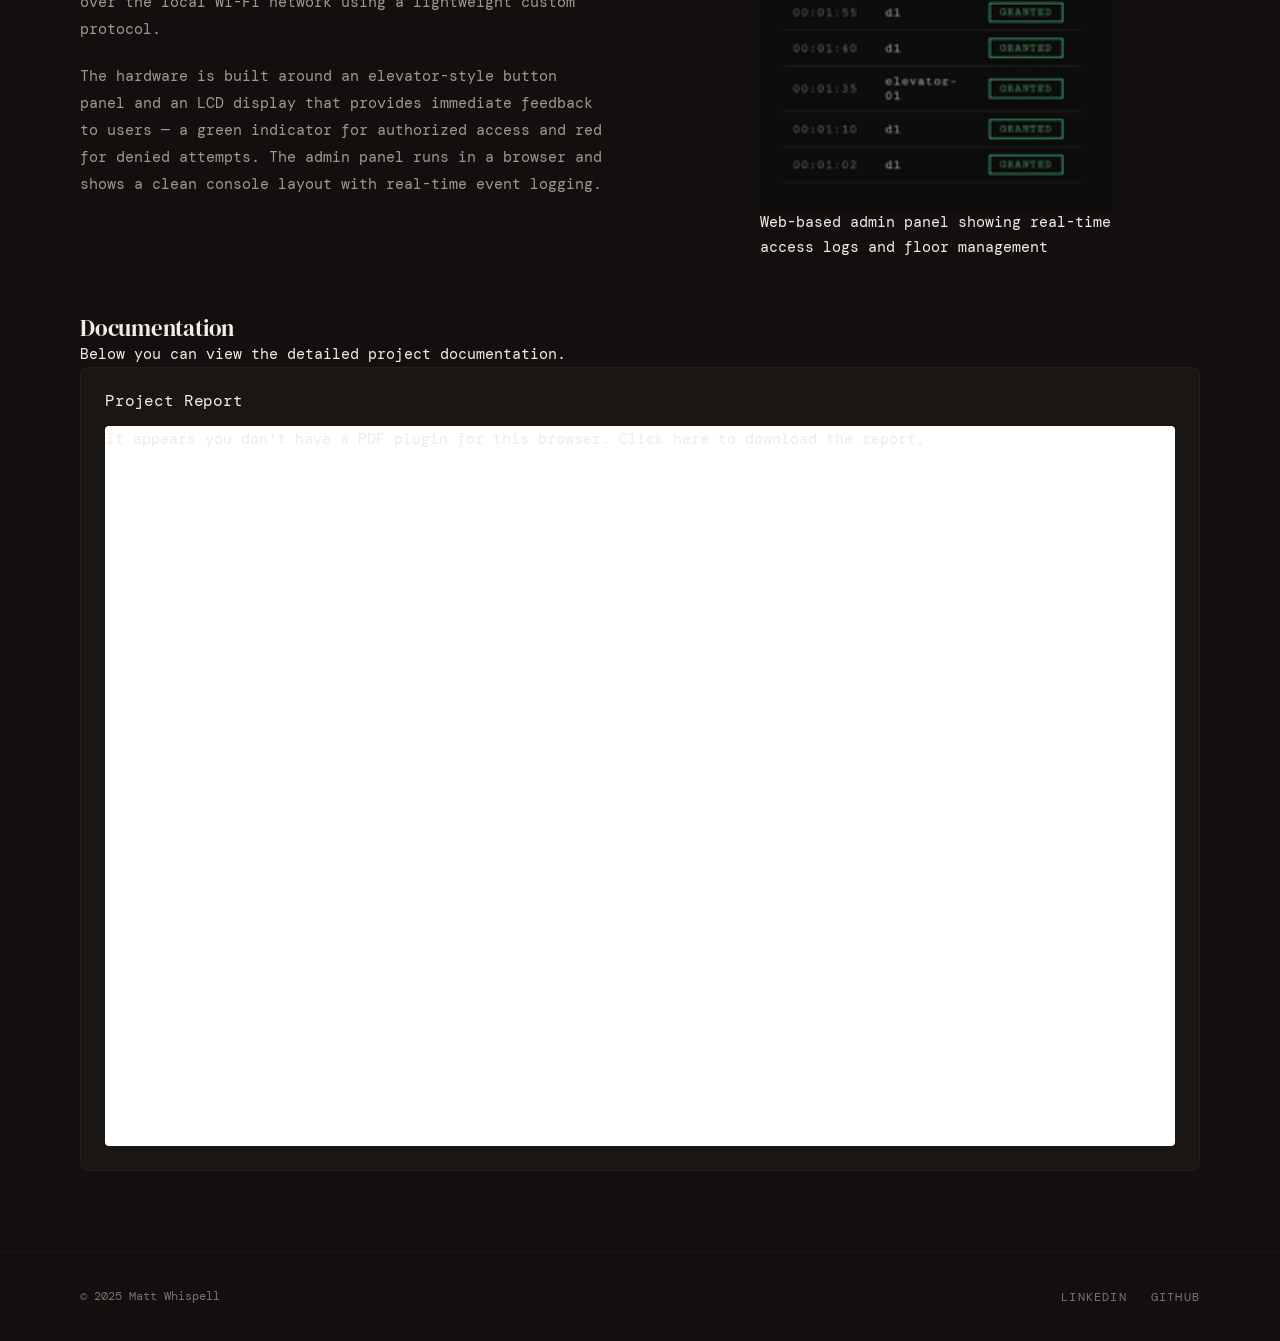
<file: projects/floorlock-smart-access-control.html>
<!DOCTYPE html>
<html lang="en">
<head>
  <meta charset="UTF-8" />
  <meta name="viewport" content="width=device-width, initial-scale=1.0" />
  <meta name="description" content="FloorLock Smart Access Control Hackathon Project by Matt Whispell" />
  <title>FloorLock Smart Access Control — Matt Whispell</title>
  <link rel="icon" href="/favicon.svg" type="image/svg+xml" />

  <!-- Fonts -->
  <link rel="preconnect" href="https://fonts.googleapis.com" />
  <link rel="preconnect" href="https://fonts.gstatic.com" crossorigin />
  <link href="https://fonts.googleapis.com/css2?family=DM+Serif+Display&family=DM+Mono:wght@400;500;600&display=swap" rel="stylesheet" />

  <link rel="stylesheet" href="../css/style.css" />
</head>
<body class="project-page">

  <!-- ── Navigation ──────────────────────────────────────── -->
  <header class="nav">
    <div class="container nav__inner">
      <a href="../index.html" class="nav__logo" aria-label="Return home">
        <img src="/favicon.svg" alt="Matt Whispell" style="width: 40px; height: 40px;">
      </a>
      <button class="nav__toggle" aria-label="Toggle navigation menu" aria-expanded="false" aria-controls="nav-links">
        <span class="nav__toggle-icon"></span>
      </button>
      <nav aria-label="Primary">
        <ul class="nav__links" id="nav-links">
          <li><a href="../index.html#projects">Projects</a></li>
          <li><a href="../formula-electric.html">Formula Electric</a></li>
          <li><a href="../index.html#about">About</a></li>
          <li><a href="../index.html#contact">Contact</a></li>
        </ul>
      </nav>
    </div>
  </header>

  <main>
    <!-- ── Project Hero ──────────────────────────────────────── -->
    <section class="project-hero fade-in-up">
      <div class="container project-hero__inner">
        <a href="../index.html#projects" class="back-link">&larr; Back to Projects</a>

        <div class="project-hero-row">
          <div class="project-header">
            <p class="label">Hackathon</p>
            <h1 class="project-title">FloorLock Smart Access Control</h1>
            <p class="project-lead">
              Built a smart elevator access control system during a hackathon that restricts floor selection to authorized users via an admin-managed backend running on ESP32 microcontrollers.
            </p>

            <ul class="project-card__tags">
              <li class="tag">ESP32</li>
              <li class="tag">WiFi</li>
              <li class="tag">Full-Stack</li>
              <li class="tag">Embedded C++</li>
            </ul>

            <div class="project-links mt-4">
              <a class="btn btn--primary" href="https://github.com/jmmire1/Floorlock" target="_blank" rel="noopener">
                View on GitHub &nearr;
              </a>
            </div>
          </div>
        </div>
      </div>
    </section>

    <!-- ── Project Content ────────────────────────────────────── -->
    <section class="project-content fade-in-up delay-1">
      <div class="container">

        <div class="project-grid">
          <div class="project-text">
            <h2>System Overview</h2>
            <p>
              FloorLock is a smart access control system designed and built during a hackathon in partnership with Zachary Thornton. The system uses ESP32 microcontrollers to create a fully self-contained access control network — one ESP32 acts as a central host that creates its own WiFi network, checks key requests against an access database, logs all events, and serves a web-based admin interface at 192.168.4.1. Additional ESP32 nodes function as door or elevator panel readers that grant or deny floor access based on the host's authorization decisions.
            </p>
            <p>
              The entire system is fully isolated and self-hosted — no external internet connection is required. The host ESP32 serves the admin panel as a web page over its own WiFi network, allowing building managers to add or revoke keycards, view access logs, and manage floor permissions from any browser-connected device within range.
            </p>

            <h2>Technical Architecture</h2>
            <p>
              Built using PlatformIO and the Arduino framework, the firmware leverages the ESP32's dual-core processor to handle concurrent Wi-Fi client connections, SPIFFS file system operations, and real-time access control logic. The web interface uses LittleFS to serve static assets and provides a responsive admin dashboard for managing users, tracking access events, and configuring per-floor permissions. Each door ESP32 communicates with the host over the local Wi-Fi network using a lightweight custom protocol.
            </p>
            <p>
              The hardware is built around an elevator-style button panel and an LCD display that provides immediate feedback to users — a green indicator for authorized access and red for denied attempts. The admin panel runs in a browser and shows a clean console layout with real-time event logging.
            </p>
          </div>

          <div class="project-gallery-stack">
            <figure class="gallery-item">
              <img src="../images/floorlock/elevatorpanelhackathon.png" alt="Elevator-style access control panel with button array and LCD display" loading="lazy">
              <figcaption>Elevator-style access control panel with button array and LCD display</figcaption>
            </figure>
            <figure class="gallery-item">
              <img src="../images/floorlock/adminpanelhackathon.png" alt="Web-based admin panel showing real-time access logs and floor management" loading="lazy">
              <figcaption>Web-based admin panel showing real-time access logs and floor management</figcaption>
            </figure>
          </div>
        </div>

        <!-- Documentation -->
        <div class="project-documents mt-5">
          <h2>Documentation</h2>
          <p>Below you can view the detailed project documentation.</p>

          <div class="document-viewer">
            <h3>Project Report</h3>
            <object data="../documents/FloorLock%20Smart%20Access%20Control.pdf" type="application/pdf" width="100%" height="800px" class="pdf-object">
              <p>It appears you don't have a PDF plugin for this browser. <a href="../documents/FloorLock%20Smart%20Access%20Control.pdf">Click here to download the report.</a></p>
            </object>
          </div>
        </div>

      </div>
    </section>

  </main>

  <!-- ── Footer ────────────────────────────────────────────── -->
  <footer class="footer">
    <div class="container footer__inner">
      <span class="footer__copy">&copy; 2025 Matt Whispell</span>
      <nav aria-label="Social links">
        <ul class="footer__links">
          <li><a href="https://www.linkedin.com/in/matthewwhispell/" target="_blank" rel="noopener">LinkedIn</a></li>
          <li><a href="https://github.com/mattwhispell" target="_blank" rel="noopener">GitHub</a></li>
        </ul>
      </nav>
    </div>
  </footer>

  <script src="../js/main.js"></script>
</body>
</html>
</file>
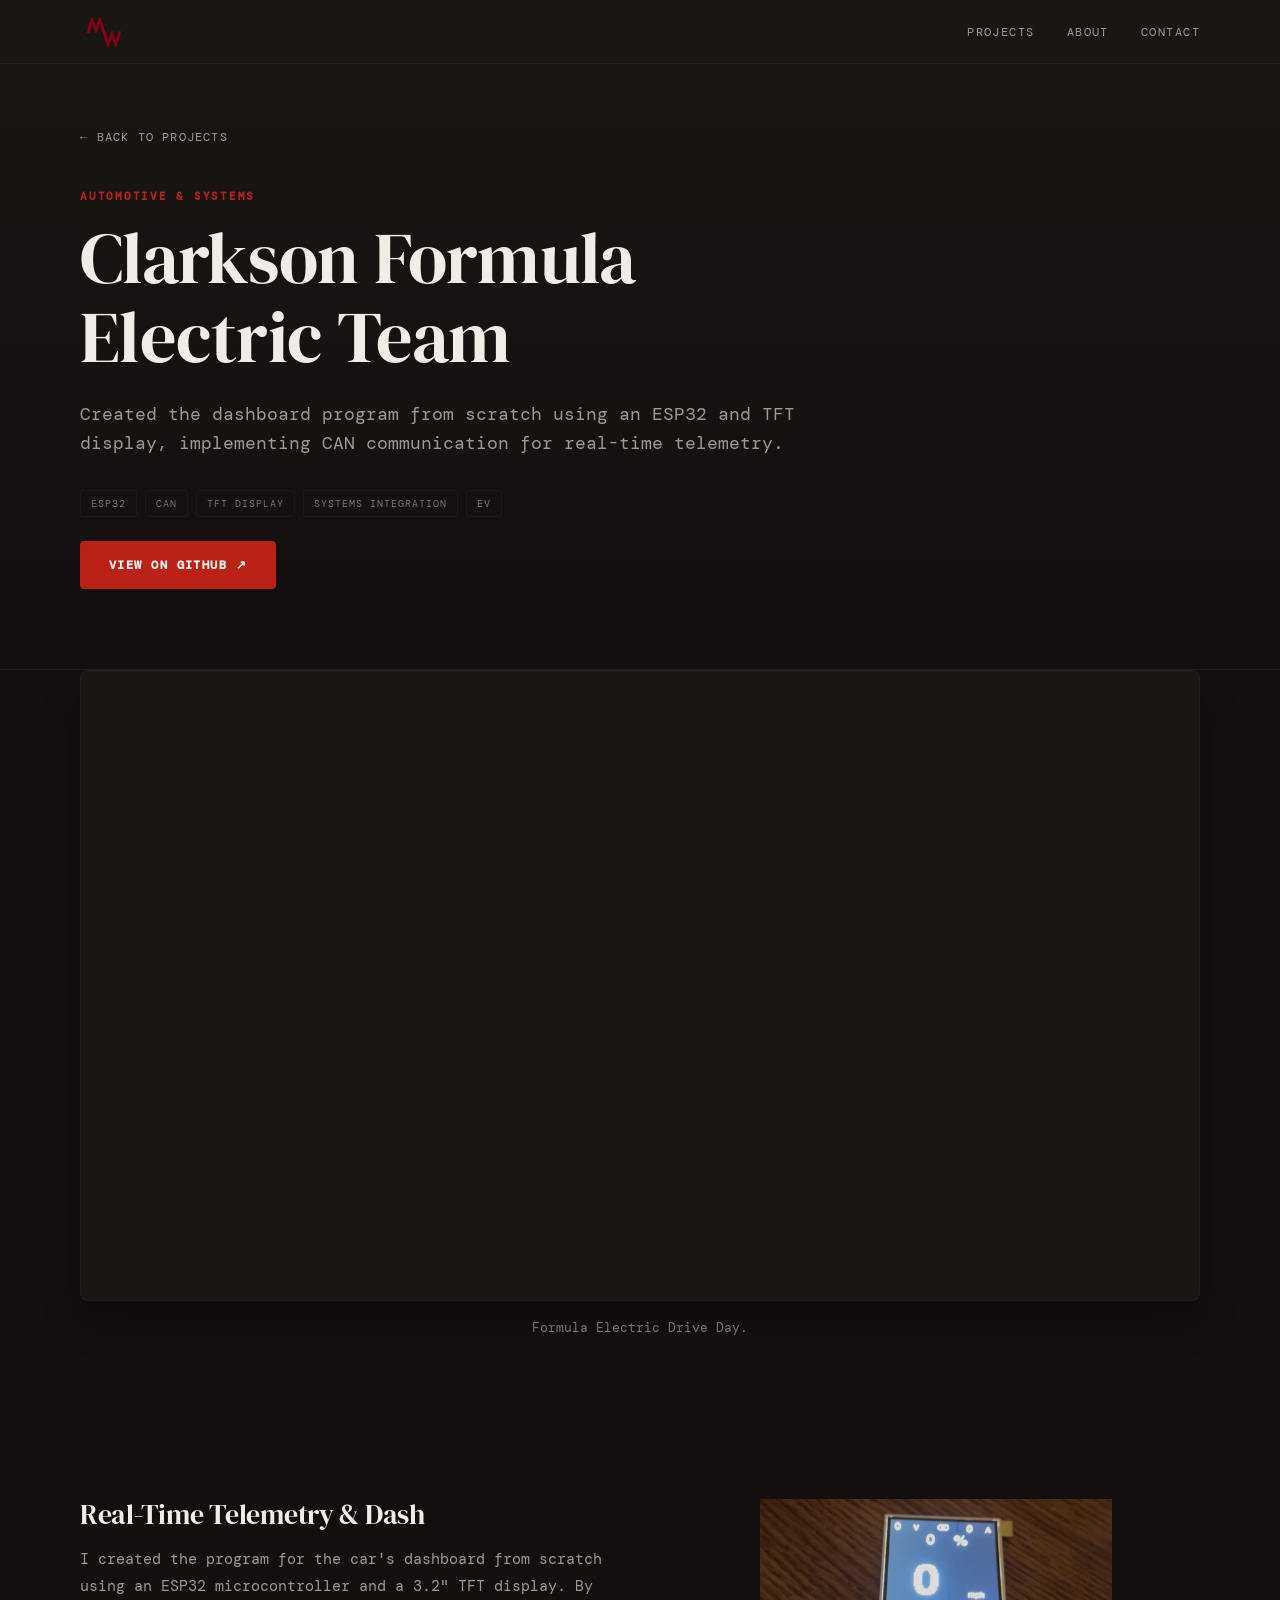
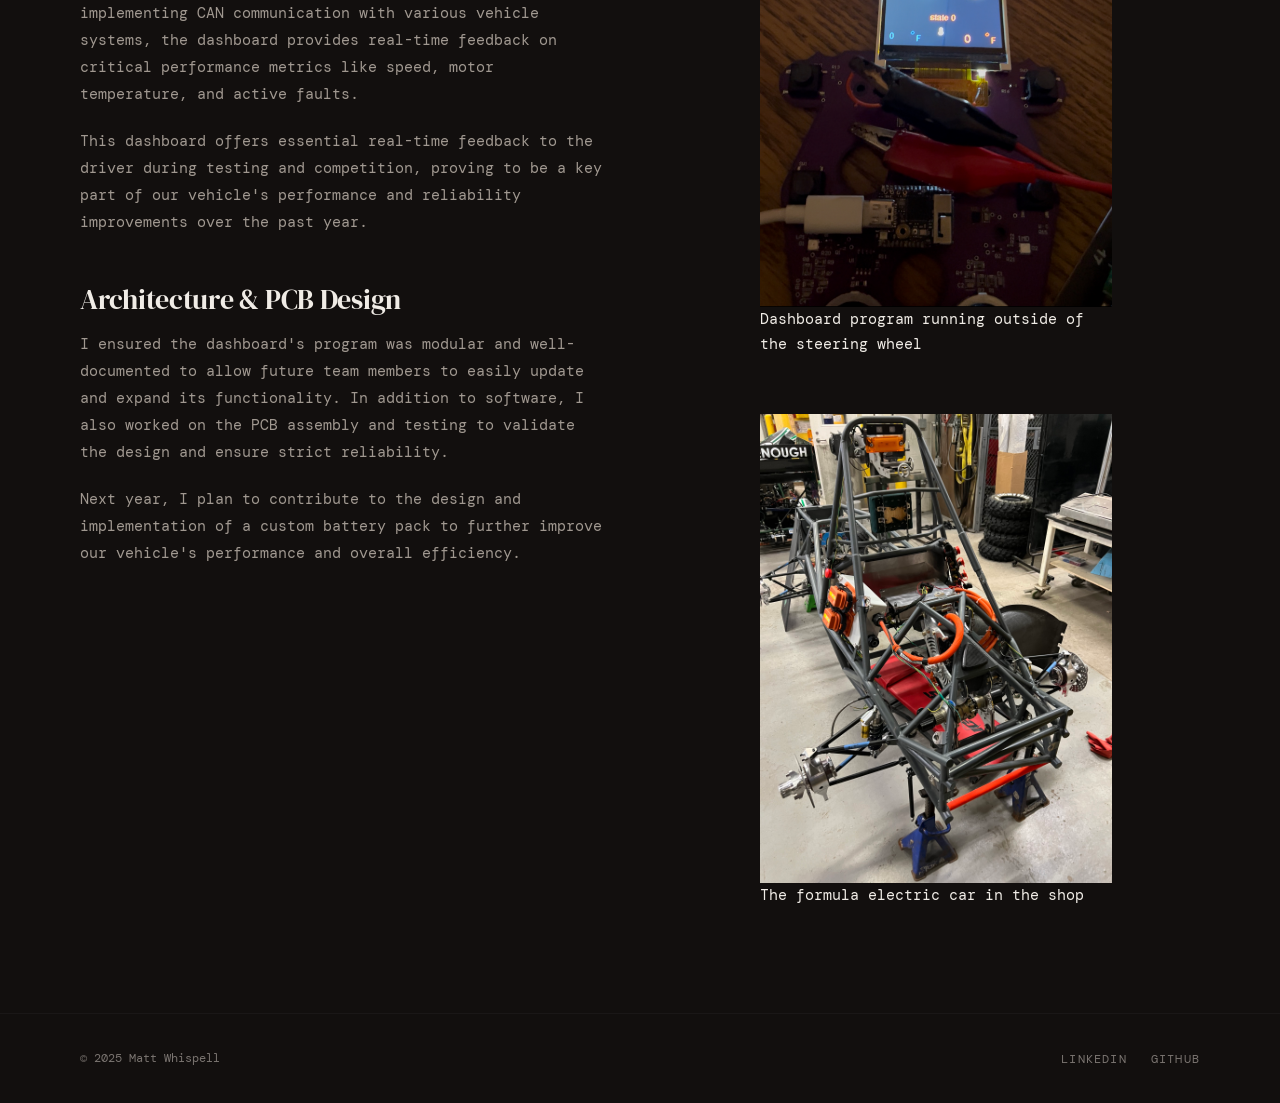
<file: projects/formula-electric.html>
<!DOCTYPE html>
<html lang="en">
<head>
  <meta charset="UTF-8" />
  <meta name="viewport" content="width=device-width, initial-scale=1.0" />
  <meta name="description" content="Clarkson Formula Electric Team Project by Matt Whispell" />
  <title>Clarkson Formula Electric Team — Matt Whispell</title>
  <link rel="icon" href="/favicon.svg" type="image/svg+xml" />

  <!-- Fonts -->
  <link rel="preconnect" href="https://fonts.googleapis.com" />
  <link rel="preconnect" href="https://fonts.gstatic.com" crossorigin />
  <link href="https://fonts.googleapis.com/css2?family=DM+Serif+Display&family=DM+Mono:wght@400;500;600&display=swap" rel="stylesheet" />

  <link rel="stylesheet" href="../css/style.css" />
</head>
<body class="project-page">

  <!-- ── Navigation ──────────────────────────────────────── -->
  <header class="nav">
    <div class="container nav__inner">
      <a href="../index.html" class="nav__logo" aria-label="Return home">
        <img src="/favicon.svg" alt="Matt Whispell" style="width: 40px; height: 40px;">
      </a>
      <button class="nav__toggle" aria-label="Toggle navigation menu" aria-expanded="false" aria-controls="nav-links">
        <span class="nav__toggle-icon"></span>
      </button>
      <nav aria-label="Primary">
        <ul class="nav__links" id="nav-links">
          <li><a href="../index.html#projects">Projects</a></li>
          <li><a href="../index.html#about">About</a></li>
          <li><a href="../index.html#contact">Contact</a></li>
        </ul>
      </nav>
    </div>
  </header>

  <main>
    <section class="project-hero fade-in-up">
      <div class="container project-hero__inner">
        <a href="../index.html#projects" class="back-link">&larr; Back to Projects</a>
        
        <div class="project-header">
          <p class="label">Automotive & Systems</p>
          <h1 class="project-title">Clarkson Formula Electric Team</h1>
          <p class="project-lead">
            Created the dashboard program from scratch using an ESP32 and TFT display, implementing CAN communication for real-time telemetry.
          </p>
          
          <ul class="project-card__tags">
            <li class="tag">ESP32</li>
            <li class="tag">CAN</li>
            <li class="tag">TFT Display</li>
            <li class="tag">Systems Integration</li>
            <li class="tag">EV</li>
          </ul>
          
          <div class="project-links mt-4">
            <a class="btn btn--primary" href="https://github.com/mattwhispell/CFEK-Dash-V1" target="_blank" rel="noopener">
              View on GitHub &nearr;
            </a>
          </div>
        </div>
      </div>
    </section>

    <!-- Video Showcase -->
    <!-- Video Showcase -->
<div class="project-media-full">
  <div class="container">
    <div class="project-video">
      <iframe width="560" height="315"
              src="https://www.youtube.com/embed/jhclZyxpj1Y?autoplay=1&mute=1"
              title="YouTube video player"
              frameborder="0"
              allow="accelerometer; autoplay; clipboard-write; encrypted-media; gyroscope; picture-in-picture"
              allowfullscreen>
      </iframe>
    </div>
    <p class="media-caption">Formula Electric Drive Day.</p>
  </div>
</div>

    <section class="project-content fade-in-up delay-1">
      <div class="container">
        <div class="project-grid">
          <div class="project-text">
            <h2>Real-Time Telemetry & Dash</h2>
            <p>
              I created the program for the car's dashboard from scratch using an ESP32 microcontroller and a 3.2" TFT display. By implementing CAN communication with various vehicle systems, the dashboard provides real-time feedback on critical performance metrics like speed, motor temperature, and active faults.
            </p>
            <p>
              This dashboard offers essential real-time feedback to the driver during testing and competition, proving to be a key part of our vehicle's performance and reliability improvements over the past year.
            </p>
            
            <h2>Architecture & PCB Design</h2>
            <p>
              I ensured the dashboard's program was modular and well-documented to allow future team members to easily update and expand its functionality. In addition to software, I also worked on the PCB assembly and testing to validate the design and ensure strict reliability.
            </p>
            <p>
              Next year, I plan to contribute to the design and implementation of a custom battery pack to further improve our vehicle's performance and overall efficiency.
            </p>
          </div>

          <div class="project-gallery-stack">
            <figure class="gallery-item">
              <img src="../images/Wheeldash.jpeg" alt="Dashboard program running outside of the steering wheel" loading="lazy">
              <figcaption>Dashboard program running outside of the steering wheel</figcaption>
            </figure>
            <figure class="gallery-item">
              <img src="../images/Car.jpeg" alt="The car being worked on in the shop" loading="lazy">
              <figcaption>The formula electric car in the shop</figcaption>
            </figure>
          </div>
        </div>
      </div>
    </section>
  </main>

  <footer class="footer">
    <div class="container footer__inner">
      <span class="footer__copy">&copy; 2025 Matt Whispell</span>
      <nav aria-label="Social links">
        <ul class="footer__links">
          <li><a href="https://www.linkedin.com/in/matthewwhispell/" target="_blank" rel="noopener">LinkedIn</a></li>
          <li><a href="https://github.com/mattwhispell" target="_blank" rel="noopener">GitHub</a></li>
        </ul>
      </nav>
    </div>
  </footer>

  <script src="../js/main.js"></script>
</body>
</html>
</file>
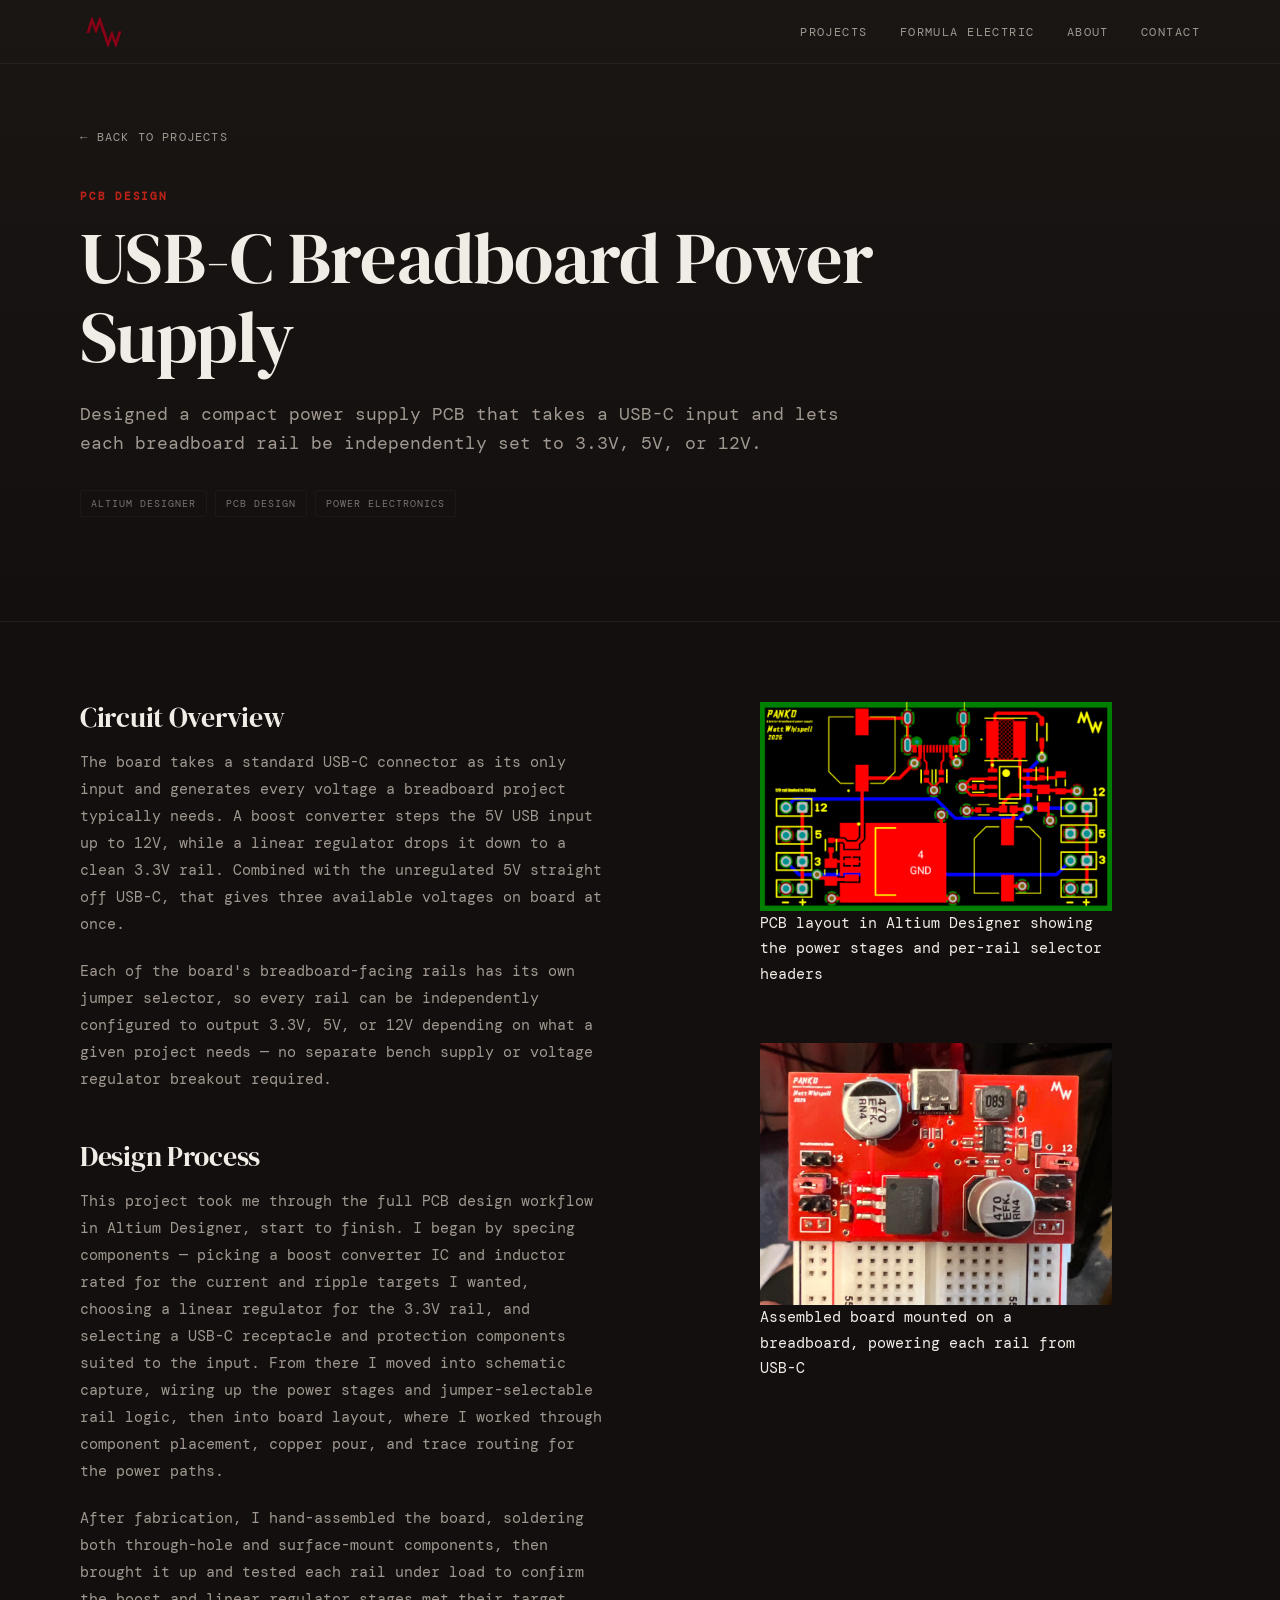
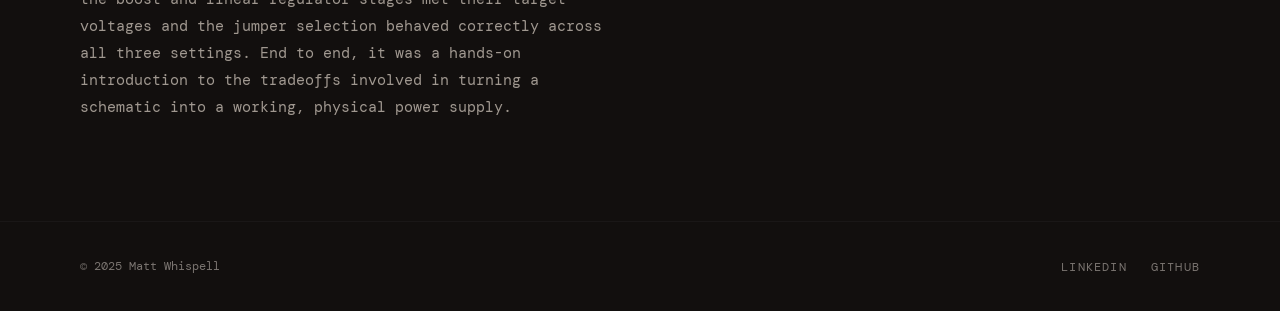
<file: projects/pcb-power-supply.html>
<!DOCTYPE html>
<html lang="en">
<head>
  <meta charset="UTF-8" />
  <meta name="viewport" content="width=device-width, initial-scale=1.0" />
  <meta name="description" content="Configurable USB-C Breadboard Power Supply PCB by Matt Whispell" />
  <title>USB-C Breadboard Power Supply — Matt Whispell</title>
  <link rel="icon" href="/favicon.svg" type="image/svg+xml" />

  <!-- Fonts -->
  <link rel="preconnect" href="https://fonts.googleapis.com" />
  <link rel="preconnect" href="https://fonts.gstatic.com" crossorigin />
  <link href="https://fonts.googleapis.com/css2?family=DM+Serif+Display&family=DM+Mono:wght@400;500;600&display=swap" rel="stylesheet" />

  <link rel="stylesheet" href="../css/style.css" />
</head>
<body class="project-page">

  <!-- ── Navigation ──────────────────────────────────────── -->
  <header class="nav">
    <div class="container nav__inner">
      <a href="../index.html" class="nav__logo" aria-label="Return home">
        <img src="/favicon.svg" alt="Matt Whispell" style="width: 40px; height: 40px;">
      </a>
      <button class="nav__toggle" aria-label="Toggle navigation menu" aria-expanded="false" aria-controls="nav-links">
        <span class="nav__toggle-icon"></span>
      </button>
      <nav aria-label="Primary">
        <ul class="nav__links" id="nav-links">
          <li><a href="../index.html#projects">Projects</a></li>
          <li><a href="../formula-electric.html">Formula Electric</a></li>
          <li><a href="../index.html#about">About</a></li>
          <li><a href="../index.html#contact">Contact</a></li>
        </ul>
      </nav>
    </div>
  </header>

  <main>
    <!-- ── Project Hero ──────────────────────────────────────── -->
    <section class="project-hero fade-in-up">
      <div class="container project-hero__inner">
        <a href="../index.html#projects" class="back-link">&larr; Back to Projects</a>

        <div class="project-hero-row">
          <div class="project-header">
            <p class="label">PCB Design</p>
            <h1 class="project-title">USB-C Breadboard Power Supply</h1>
            <p class="project-lead">
              Designed a compact power supply PCB that takes a USB-C input and lets each breadboard rail be independently set to 3.3V, 5V, or 12V.
            </p>

            <ul class="project-card__tags">
              <li class="tag">Altium Designer</li>
              <li class="tag">PCB Design</li>
              <li class="tag">Power Electronics</li>
            </ul>
          </div>
        </div>
      </div>
    </section>

    <!-- ── Project Content ────────────────────────────────────── -->
    <section class="project-content fade-in-up delay-1">
      <div class="container">

        <div class="project-grid">
          <div class="project-text">
            <h2>Circuit Overview</h2>
            <p>
              The board takes a standard USB-C connector as its only input and generates every voltage a breadboard project typically needs. A boost converter steps the 5V USB input up to 12V, while a linear regulator drops it down to a clean 3.3V rail. Combined with the unregulated 5V straight off USB-C, that gives three available voltages on board at once.
            </p>
            <p>
              Each of the board's breadboard-facing rails has its own jumper selector, so every rail can be independently configured to output 3.3V, 5V, or 12V depending on what a given project needs — no separate bench supply or voltage regulator breakout required.
            </p>

            <h2>Design Process</h2>
            <p>
              This project took me through the full PCB design workflow in Altium Designer, start to finish. I began by specing components — picking a boost converter IC and inductor rated for the current and ripple targets I wanted, choosing a linear regulator for the 3.3V rail, and selecting a USB-C receptacle and protection components suited to the input. From there I moved into schematic capture, wiring up the power stages and jumper-selectable rail logic, then into board layout, where I worked through component placement, copper pour, and trace routing for the power paths.
            </p>
            <p>
              After fabrication, I hand-assembled the board, soldering both through-hole and surface-mount components, then brought it up and tested each rail under load to confirm the boost and linear regulator stages met their target voltages and the jumper selection behaved correctly across all three settings. End to end, it was a hands-on introduction to the tradeoffs involved in turning a schematic into a working, physical power supply.
            </p>
          </div>

          <div class="project-gallery-stack">
            <figure class="gallery-item">
              <img src="../images/panko/PankoLayout.png" alt="PCB layout in Altium Designer showing the boost converter, linear regulator, and selectable rail headers" loading="lazy">
              <figcaption>PCB layout in Altium Designer showing the power stages and per-rail selector headers</figcaption>
            </figure>
            <figure class="gallery-item">
              <img src="../images/panko/PankoReal.jpg" alt="Assembled power supply board mounted on a breadboard" loading="lazy">
              <figcaption>Assembled board mounted on a breadboard, powering each rail from USB-C</figcaption>
            </figure>
          </div>
        </div>

      </div>
    </section>

  </main>

  <!-- ── Footer ────────────────────────────────────────────── -->
  <footer class="footer">
    <div class="container footer__inner">
      <span class="footer__copy">&copy; 2025 Matt Whispell</span>
      <nav aria-label="Social links">
        <ul class="footer__links">
          <li><a href="https://www.linkedin.com/in/matthewwhispell/" target="_blank" rel="noopener">LinkedIn</a></li>
          <li><a href="https://github.com/mattwhispell" target="_blank" rel="noopener">GitHub</a></li>
        </ul>
      </nav>
    </div>
  </footer>

  <script src="../js/main.js"></script>
</body>
</html>
</file>
<file: css/style.css>
/* ============================================================
   Matt Whispell — Portfolio
   Edit --accent below to retheme the entire site.
   ============================================================ */

/* ── Tokens ─────────────────────────────────────────────── */
:root {
  --accent:        #ba2218;
  --accent-dim:    #8c1a12;
  --accent-ghost:  rgba(186, 34, 24, 0.08);

  --bg:            #120f0e;
  --surface:       #1a1614;
  --surface-2:     #241e1a;
  --border:        rgba(255, 255, 255, 0.035);

  --text:          #f0ece6;
  --text-muted:    #7a7470;
  --text-sub:      #a09890;

  --font-display:  'DM Serif Display', Georgia, serif;
  --font-body:     'DM Mono', 'Courier New', monospace;

  --radius:        4px;
  --max-w:         1120px;
  --nav-h:         64px;
  --section-gap:   80px;

  --ease-organic:  cubic-bezier(0.16, 1, 0.3, 1);
}

/* ── Reset ───────────────────────────────────────────────── */
*, *::before, *::after { box-sizing: border-box; margin: 0; padding: 0; }

html { scroll-behavior: smooth; -webkit-text-size-adjust: 100%; }

body {
  background: var(--bg);
  color: var(--text);
  font-family: var(--font-body);
  font-size: 15px;
  line-height: 1.7;
  -webkit-font-smoothing: antialiased;
}

img, svg { display: block; max-width: 100%; }
a { color: inherit; text-decoration: none; }
ul, ol { list-style: none; }

/* ── Typography scale ────────────────────────────────────── */
h1, h2, h3, h4 {
  font-family: var(--font-display);
  font-weight: 400;
  line-height: 1.1;
  letter-spacing: -0.01em;
}

.label {
  font-size: 11px;
  font-weight: 600;
  letter-spacing: 0.16em;
  text-transform: uppercase;
  color: var(--accent);
}

/* ── Layout helpers ──────────────────────────────────────── */
.container {
  width: min(var(--max-w), 100% - 32px);
  margin-inline: auto;
}

section { padding-block: var(--section-gap); }

.mt-4 { margin-top: 1rem; }
.mt-5 { margin-top: 2rem; }

/* ── Animations ──────────────────────────────────────────── */
.fade-in-up {
  opacity: 0;
  transform: translateY(20px) scale(0.98);
  transition: opacity 0.6s var(--ease-organic), transform 0.6s var(--ease-organic);
}

.fade-in-up.is-visible {
  opacity: 1;
  transform: translateY(0);
}

.delay-1 { transition-delay: 0.15s; }
.delay-2 { transition-delay: 0.3s; }

/* ── Navigation ──────────────────────────────────────────── */
.nav {
  position: fixed;
  inset-block-start: 0;
  inset-inline: 0;
  z-index: 100;
  height: var(--nav-h);
  display: grid;
  align-items: center;
  border-bottom: 1px solid var(--border);
  background: rgba(18, 15, 14, 0.85);
  backdrop-filter: blur(12px);
  -webkit-backdrop-filter: blur(12px);
}

.nav__inner {
  display: flex;
  align-items: center;
  justify-content: space-between;
  gap: 24px;
}

@media (max-width: 768px) {
  .nav__inner {
    justify-content: space-between;
  }

  .nav__toggle {
    margin-inline-start: auto;
  }
}

.nav__logo {
  display: inline-flex;
  align-items: center;
  justify-content: center;
  width: 48px;
  height: 48px;
  border-radius: 8px;
  transition: transform 0.4s var(--ease-organic), background 0.4s var(--ease-organic);
}

.nav__logo:hover {
  transform: scale(1.08);
  background: rgba(255, 255, 255, 0.04);
}

.nav__toggle {
  display: none;
  background: transparent;
  border: 1px solid var(--border);
  border-radius: var(--radius);
  width: 42px;
  height: 42px;
  cursor: pointer;
  align-items: center;
  justify-content: center;
  color: var(--text);
  position: absolute;
  right: 0;
  top: 50%;
  transform: translateY(-50%);
  z-index: 101;
  transition: background 0.3s var(--ease-organic), border-color 0.3s var(--ease-organic), transform 0.3s var(--ease-organic);
}

.nav__toggle:hover {
  background: rgba(255, 255, 255, 0.05);
  border-color: rgba(255, 255, 255, 0.1);
  transform: scale(1.02);
}

.nav__toggle-icon {
  position: relative;
  width: 18px;
  height: 2px;
  background-color: currentColor;
  transition: background-color 0.2s;
}

.nav__toggle-icon::before,
.nav__toggle-icon::after {
  content: '';
  position: absolute;
  left: 0;
  width: 18px;
  height: 2px;
  background-color: currentColor;
  transition: transform 0.25s ease, top 0.25s ease;
}

.nav__toggle-icon::before { top: -6px; }
.nav__toggle-icon::after { top: 6px; }

.nav__toggle.is-active .nav__toggle-icon {
  background-color: transparent;
}

.nav__toggle.is-active .nav__toggle-icon::before {
  top: 0;
  transform: rotate(45deg);
}

.nav__toggle.is-active .nav__toggle-icon::after {
  top: 0;
  transform: rotate(-45deg);
}

.nav__links {
  display: flex;
  gap: 32px;
}

.nav__links a {
  font-size: 12px;
  letter-spacing: 0.12em;
  text-transform: uppercase;
  color: var(--text-sub);
  display: inline-block;
  transition: color 0.3s var(--ease-organic), transform 0.3s var(--ease-organic);
}

.nav__links a:hover {
  color: var(--text);
  transform: translateY(-1px) scale(1.02);
}

/* ── Hero ────────────────────────────────────────────────── */
.hero {
  padding-block-start: calc(var(--nav-h) + 5px);
  padding-block-end: 5px;
  min-height: auto;
  position: relative;
  overflow: hidden;
}

.hero .container {
  display: grid;
  width: min(var(--max-w), 100% - 32px);
  margin-inline: auto;
}

/* Base: single column */
.hero .container {
  grid-template-columns: 1fr;
  gap: 0;
}

/* ── Hero Base (Mobile First) ────────────────────────────── */
.hero {
  padding-block-start: calc(var(--nav-h) + 5px);
  padding-block-end: 5px;
  min-height: auto;
  position: relative;
  overflow: hidden;
}

.hero .container {
  display: grid;
  width: min(var(--max-w), 100% - 32px);
  margin-inline: auto;
  grid-template-columns: 1fr;
  gap: 0;
}

.hero .name-wrapper,
.hero .bio-wrapper,
.hero .actions-social-wrapper {
  display: block;
}

.hero::before {
  content: '';
  position: absolute;
  inset-inline-end: 0;
  inset-block: 0;
  width: 1px;
  background: linear-gradient(to bottom, transparent, var(--accent) 40%, transparent);
  opacity: 0.3;
}

.hero__eyebrow {
  margin-block-end: 20px;
  display: flex;
  align-items: center;
  justify-content: center; /* Centered on mobile */
  gap: 12px;
}

.hero__eyebrow::after {
  content: '';
  display: block;
  height: 1px;
  width: 48px;
  background: var(--accent);
}

.hero__name-wrap {
  display: flex;
  width: 100%;
  align-items: center;
  justify-content: center; /* Centered on mobile */
  gap: 24px;
  flex-wrap: wrap;
}

.hero__name {
  font-size: clamp(44px, 7vw, 96px);
  margin-block-end: 0;
  max-width: 14ch;
  text-align: center; /* Centered on mobile */
}

.hero__portrait {
  width: 100%;
  height: 40vh;
  min-height: 300px;
  max-height: 550px;
  object-fit: cover;
  border-radius: calc(var(--radius) * 3);
  border: 1px solid rgba(255, 255, 255, 0.06);
}

.hero__name em {
  font-style: normal;
  color: var(--accent);
}

.hero__bio {
  max-width: 52ch;
  color: var(--text-sub);
  font-size: 15px;
  line-height: 1.8;
  margin-block-end: 32px;
}

.hero__bio strong {
  color: var(--text);
  font-weight: 500;
}

.hero__actions {
  display: flex;
  flex-wrap: wrap;
  gap: 16px;
  align-items: center;
}

.hero-social {
  display: flex;
  gap: 1rem;
  align-items: center;
  margin: 1.5rem 0;
}

.hero-social__link {
  display: flex;
  align-items: center;
  text-decoration: none;
  color: var(--text-muted);
  transition: color 0.2s ease;
}

.hero-social__icon {
  width: 1.2rem;
  height: 1.2rem;
  fill: currentColor;
}

.hero-social__label {
  margin-left: 0.4rem;
  font-size: 0.9rem;
  line-height: 1;
}

.hero-social__link:hover {
  color: var(--accent);
}

/* ── Desktop Overrides (Min-width 769px) ─────────────────── */
@media (min-width: 769px) {
  .hero .container {
    grid-template-columns: 1fr 1fr;
    grid-template-rows: auto auto auto;
    gap: 2.5rem;
  }

  .hero .name-wrapper {
    grid-column: 1;
    grid-row: 1;
  }

  .hero .bio-wrapper {
    grid-column: 1;
    grid-row: 2;
  }

  .hero .actions-social-wrapper {
    grid-column: 1;
    grid-row: 3;
  }

  .hero .hero__image {
    grid-column: 2;
    grid-row: 1 / 4;
    width: 100%;
    height: 100%;
  }

  .hero .hero__image img {
    width: 100%;
    height: 100%;
    object-fit: cover;
  }

  .hero__bio {
    margin-block-start: 0;
  }

  /* Desktop Alignment Resets */
  .hero__eyebrow {
    justify-content: flex-start;
  }

  .hero__name-wrap {
    justify-content: flex-start;
  }

  .hero__name {
    text-align: left;
  }
}

/* ── Buttons ─────────────────────────────────────────────── */
.btn {
  display: inline-flex;
  align-items: center;
  gap: 8px;
  padding: 13px 28px;
  font-family: var(--font-body);
  font-size: 12px;
  font-weight: 600;
  letter-spacing: 0.12em;
  text-transform: uppercase;
  border-radius: var(--radius);
  cursor: pointer;
  transition: background 0.4s var(--ease-organic), color 0.4s var(--ease-organic), border-color 0.4s var(--ease-organic), transform 0.4s var(--ease-organic);
  border: 1px solid transparent;
}

.btn:hover {
  transform: translateY(-1px) scale(1.02);
}

.btn:active { transform: scale(0.98); }

.btn--primary {
  background: var(--accent);
  color: #fff;
  border-color: var(--accent);
}

.btn--primary:hover {
  background: var(--accent-dim);
  border-color: var(--accent-dim);
}

.btn--ghost {
  background: transparent;
  color: var(--text-sub);
  border-color: var(--border);
}

.btn--ghost:hover {
  color: var(--text);
  border-color: rgba(255, 255, 255, 0.15);
}

/* ── Ticker / tag strip ──────────────────────────────────── */
.ticker {
  border-block: 1px solid var(--border);
  padding-block: 18px;
  overflow: hidden;
  display: none;
}

.ticker__inner {
  display: flex;
  gap: 48px;
  flex-wrap: wrap;
}

.ticker__item {
  font-size: 11px;
  letter-spacing: 0.14em;
  text-transform: uppercase;
  color: var(--text-muted);
  white-space: nowrap;
}

.ticker__item::before {
  content: '◆ ';
  color: var(--accent);
  font-size: 8px;
}

/* ── Section headers ─────────────────────────────────────── */
.section-header {
  display: grid;
  grid-template-columns: auto 1fr;
  align-items: end;
  gap: 24px;
  margin-block-end: 64px;
}

.section-header::after {
  content: '';
  display: block;
  height: 1px;
  background: var(--border);
  margin-block-end: 6px;
}

.section-header h2 { font-size: clamp(32px, 4vw, 52px); }

/* ── Projects grid ───────────────────────────────────────── */
.projects-grid {
  display: grid;
  grid-template-columns: repeat(auto-fill, minmax(320px, 1fr));
  gap: 24px;
}

.project-card {
  display: flex;
  flex-direction: column;
  background: var(--surface);
  padding: 32px;
  border: 1px solid var(--border);
  border-radius: calc(var(--radius) * 2);
  text-decoration: none;
  transition: transform 0.5s var(--ease-organic), background 0.5s var(--ease-organic), border-color 0.5s var(--ease-organic), box-shadow 0.5s var(--ease-organic);
  position: relative;
  overflow: hidden;
  height: 100%;
}

.project-card:hover {
  background: var(--surface-2);
  transform: translateY(-6px) scale(1.01);
  border-color: rgba(255, 255, 255, 0.08);
  box-shadow: 0 20px 38px rgba(18, 15, 14, 0.35), 0 4px 12px rgba(0, 0, 0, 0.45);
}

/* Electrochemical Sensor Highlight */
.project-card.highlight {
  position: relative;
  border-color: var(--accent-ghost);
}
.project-card.highlight::before {
  content: '';
  position: absolute;
  top: 0; left: 0; right: 0; bottom: 0;
  border-radius: inherit;
  padding: 1px;
  background: linear-gradient(135deg, var(--accent), transparent 60%);
  -webkit-mask: linear-gradient(#fff 0 0) content-box, linear-gradient(#fff 0 0);
  -webkit-mask-composite: xor;
          mask-composite: exclude;
  pointer-events: none;
  opacity: 0.6;
  transition: opacity 0.5s var(--ease-organic);
}
.project-card.highlight:hover::before {
  opacity: 1;
}

.project-card__num {
  font-size: 11px;
  color: var(--text-muted);
  letter-spacing: 0.1em;
  margin-bottom: 8px;
}

.project-card__title {
  font-family: var(--font-display);
  font-size: 24px;
  color: var(--text);
  margin-bottom: 12px;
  line-height: 1.2;
}

.project-card__desc {
  color: var(--text-sub);
  font-size: 14px;
  line-height: 1.6;
  margin-bottom: 24px;
  flex-grow: 1;
}

.project-card__tags {
  display: flex;
  flex-wrap: wrap;
  gap: 8px;
  margin-bottom: 24px;
}

.tag {
  padding: 4px 10px;
  font-size: 10px;
  letter-spacing: 0.1em;
  text-transform: uppercase;
  border: 1px solid var(--border);
  border-radius: 2px;
  color: var(--text-muted);
}

.project-card__action {
  font-size: 11px;
  font-weight: 600;
  letter-spacing: 0.12em;
  text-transform: uppercase;
  color: var(--accent);
  display: flex;
  align-items: center;
  gap: 8px;
  margin-top: auto;
  transition: gap 0.4s var(--ease-organic);
}
.project-card:hover .project-card__action {
  gap: 12px;
}

/* ── Project Page Specifics ──────────────────────────────── */
.project-page .nav {
  position: absolute;
  background: transparent;
  border-bottom: 1px solid rgba(255,255,255,0.05);
  backdrop-filter: none;
  -webkit-backdrop-filter: none;
}

.project-hero {
  padding-block-start: calc(var(--nav-h) + 60px);
  padding-block-end: 80px;
  border-bottom: 1px solid var(--border);
  background: linear-gradient(180deg, var(--surface) 0%, var(--bg) 100%);
}

.back-link {
  display: inline-block;
  font-size: 12px;
  letter-spacing: 0.1em;
  text-transform: uppercase;
  color: var(--text-sub);
  margin-bottom: 40px;
  transition: color 0.3s var(--ease-organic), transform 0.3s var(--ease-organic);
}
.back-link:hover {
  color: var(--text);
  transform: translateX(-6px) scale(1.02);
}

.project-header {
  max-width: 800px;
}

.project-title {
  font-size: clamp(40px, 6vw, 72px);
  margin-block-start: 12px;
  margin-block-end: 24px;
}

.project-lead {
  font-size: 18px;
  color: var(--text-sub);
  line-height: 1.6;
  margin-block-end: 32px;
}

.status-badge {
  display: inline-flex;
  align-items: center;
  gap: 8px;
  font-size: 11px;
  font-weight: 600;
  letter-spacing: 0.1em;
  text-transform: uppercase;
  color: var(--accent);
  margin-block: 12px 8px;
}

.status-badge__dot {
  width: 7px;
  height: 7px;
  border-radius: 50%;
  background: var(--accent);
  box-shadow: 0 0 0 3px var(--accent-ghost);
}

.project-content {
  padding-block: 80px;
}

.project-grid {
  display: grid;
  grid-template-columns: 1fr 1fr;
  gap: 64px;
  align-items: start;
}

.project-text h2 {
  font-size: 28px;
  margin-block-start: 48px;
  margin-block-end: 16px;
  color: var(--text);
}
.project-text h2:first-child {
  margin-block-start: 0;
}

.project-text h3 {
  font-size: 19px;
  margin-block-start: 32px;
  margin-block-end: 12px;
  color: var(--text);
}
.project-text h3:first-child {
  margin-block-start: 0;
}

.project-text p {
  color: var(--text-sub);
  margin-block-end: 20px;
  font-size: 15px;
  line-height: 1.8;
}

.project-gallery-stack {
  display: flex;
  flex-direction: column;
  gap: 32px;
  align-items: center;
  width: 100%;
}

.gallery-item {
  /* Fluid width: minimum 16rem, grows dynamically at 30vw, capped at 22rem max */
  width: clamp(16rem, 30vw, 22rem);
  margin-left: auto;
  margin-right: auto;
  margin-bottom: 24px;
}

/* Make images scalable */
.gallery-item img {
  max-width: 100%;
  height: auto;
}

.project-media-full {
  margin-block-end: 80px;
}

.project-video {
  width: 100%;
  border-radius: calc(var(--radius) * 2);
  border: 1px solid var(--border);
  background: var(--surface);
  box-shadow: 0 20px 40px rgba(0,0,0,0.2);
}

/* Responsive YouTube iframe */
.project-video iframe {
  width: 100%;
  height: auto;
  display: block;
  border: 0;
  aspect-ratio: 16 / 9;
}

/* Make images scalable */
.gallery-item img {
  max-width: 100%;
  height: auto;
  width: 100%;
}

.media-caption {
  margin-top: 16px;
  font-size: 13px;
  color: var(--text-muted);
  text-align: center;
}

.feature-image {
  width: 100%;
  border-radius: calc(var(--radius) * 2);
  border: 1px solid var(--border);
  overflow: hidden;
  box-shadow: 0 20px 40px rgba(0,0,0,0.2);
}

.feature-image img {
  width: 100%;
  height: auto;
  display: block;
}

.section-divider {
  border: none;
  border-top: 1px solid var(--border);
  margin-block: 64px;
}

.document-viewer {
  background: var(--surface);
  padding: 24px;
  border-radius: calc(var(--radius) * 2);
  border: 1px solid var(--border);
}

.document-viewer h3 {
  font-family: var(--font-body);
  font-size: 16px;
  margin-bottom: 16px;
  color: var(--text);
}

/* Base Mobile Styles: Compact preview banner */
.pdf-object {
  border-radius: var(--radius);
  border: 1px solid var(--border);
  background: #fff;
  width: 100%;
  height: 180px; /* Short, readable height on mobile */
  position: relative;
  overflow: hidden;
  display: block;
}

/* Desktop Styles: Full tall viewer */
@media (min-width: 768px) {
  .pdf-object {
    height: 80vh;
    min-height: 600px;
  }
}

/* ── About split ─────────────────────────────────────────── */
.about-grid {
  display: grid;
  grid-template-columns: 1fr 1fr;
  gap: 64px;
  align-items: start;
}

.about-text h2 { font-size: clamp(32px, 4vw, 48px); margin-block-end: 16px; }
.about-text p  { color: var(--text-sub); margin-block-end: 12px; }
.about-text p:last-child { margin-block-end: 0; }

.about-details { display: flex; flex-direction: column; gap: 0; }

.detail-row {
  display: grid;
  grid-template-columns: 120px 1fr;
  gap: 16px;
  padding-block: 18px;
  border-bottom: 1px solid var(--border);
  font-size: 13px;
}

.detail-row:first-child { border-top: 1px solid var(--border); }
.detail-row dt { color: var(--text-muted); }
.detail-row dd { color: var(--text); }

/* ── Feature Band (Formula Electric spotlight) ──────────── */
.feature-band {
  border-top: 1px solid var(--border);
  border-bottom: 1px solid var(--border);
  padding-block: 64px;
}

.feature-band__grid {
  display: grid;
  grid-template-columns: 1fr 1fr;
  gap: 64px;
  align-items: center;
}

.feature-band__text h2 {
  font-size: clamp(28px, 3.5vw, 40px);
  margin-block: 12px 16px;
}

.feature-band__text p {
  color: var(--text-sub);
  font-size: 15px;
  line-height: 1.7;
  margin-block-end: 28px;
}

.feature-band__image {
  border-radius: calc(var(--radius) * 2);
  overflow: hidden;
  border: 1px solid var(--border);
}

.feature-band__image img {
  width: 100%;
  height: 100%;
  object-fit: cover;
  display: block;
}

/* ── Contact ─────────────────────────────────────────────── */
.contact-band {
  border-top: 1px solid var(--border);
  padding-block: 96px;
  text-align: center;
}

.contact-band h2 {
  font-size: clamp(36px, 5vw, 72px);
  margin-block-end: 16px;
}

.contact-band p {
  color: var(--text-sub);
  margin-block-end: 40px;
}

.contact-band .btn--primary { margin-inline: auto; }

/* ── Footer ──────────────────────────────────────────────── */
.footer {
  border-top: 1px solid var(--border);
  padding-block: 32px;
}

.footer__inner {
  display: flex;
  justify-content: space-between;
  align-items: center;
  flex-wrap: wrap;
  gap: 16px;
}

.footer__copy { font-size: 12px; color: var(--text-muted); }

.footer__links {
  display: flex;
  gap: 24px;
}

.footer__links a {
  font-size: 12px;
  color: var(--text-muted);
  letter-spacing: 0.1em;
  text-transform: uppercase;
  transition: color 0.2s;
}

.footer__links a:hover { color: var(--text); }

/* ── Responsive ──────────────────────────────────────────── */
@media (max-width: 900px) {
  .hero__name {
    font-size: clamp(44px, 8vw, 84px);
  }
}

@media (max-width: 768px) {
  :root {
    --section-gap: 72px;
    --nav-h: 60px;
  }

  nav[aria-label="Primary"] {
    /* Hide the nav element but keep it accessible */
    position: absolute;
    width: 1px;
    height: 1px;
    margin: -1px;
    border: 0;
    padding: 0;
    overflow: hidden;
    clip: rect(0 0 0 0);
  }

  .nav__toggle {
    display: flex;
    position: absolute;
    right: 0;
    top: 0;
    transform: none;
  }

  .nav__links {
    position: fixed;
    top: var(--nav-h);
    left: 0;
    right: 0;
    bottom: 0;
    height: calc(100vh - var(--nav-h));
    background: rgba(13, 13, 13, 0.96);
    backdrop-filter: blur(16px);
    -webkit-backdrop-filter: blur(16px);
    flex-direction: column;
    align-items: center;
    justify-content: center;
    gap: 28px;
    padding: 32px;
    opacity: 0;
    visibility: hidden;
    transform: translateY(-12px);
    transition: opacity 0.25s ease, visibility 0.25s ease, transform 0.25s ease;
    z-index: 99;
  }

  .nav__links.is-open {
    opacity: 1;
    visibility: visible;
    transform: translateY(0);
  }

  .nav__links a {
    font-size: 15px;
    letter-spacing: 0.14em;
    padding: 12px 24px;
    width: 100%;
    text-align: center;
    border-radius: var(--radius);
  }

  .nav__links a:hover,
  .nav__links a:active {
    background: rgba(255, 255, 255, 0.05);
    color: var(--accent);
  }

  .hero {
    padding-block-start: calc(var(--nav-h) + 5px);
    padding-block-end: 5px;
    min-height: auto;
  }

  /* Stack hero content vertically on mobile: name, image, bio, actions-social */
  .hero .container {
    display: flex;
    flex-direction: column;
    align-items: stretch;
    gap: 8px;
  }
  .hero .name-wrapper,
  .hero .hero__image,
  .hero .bio-wrapper,
  .hero .actions-social-wrapper {
    width: 100%;
  }
  .hero .hero__image {
    display: flex;
    justify-content: center;
  }
  .hero__portrait {
    width: auto;
    height: auto;
    max-height: 135px;
    aspect-ratio: 3 / 4;
    object-fit: cover;
  }

  .hero__name {
    font-size: clamp(40px, 10vw, 72px);
    text-align: center;
    justify-content: center;
  }

  .hero__eyebrow {
    font-size: 10px;
    flex-wrap: wrap;
    justify-content: center;
  }

  .hero__bio {
    font-size: 14px;
    line-height: 1.7;
    margin-block-end: 24px;
    text-align: center;
  }

  .hero-social {
    justify-content: center;
  }

  .hero__actions {
    justify-content: center;
  }

  .section-header {
    grid-template-columns: 1fr;
    margin-block-end: 40px;
  }
  .section-header::after { display: none; }

  .projects-grid {
    grid-template-columns: 1fr;
    gap: 16px;
  }

  .project-grid {
    grid-template-columns: 1fr;
    gap: 40px;
  }

  .about-grid {
    grid-template-columns: 1fr;
    gap: 40px;
  }

  .feature-band__grid {
    grid-template-columns: 1fr;
    gap: 32px;
  }

  .feature-band__image {
    order: -1;
  }

  .footer__inner {
    flex-direction: column;
    align-items: flex-start;
    gap: 16px;
  }

  .project-links {
    flex-direction: column;
    align-items: stretch;
    width: 100%;
  }

  .project-links .btn {
    width: 100%;
    justify-content: center;
    padding: 14px 20px;
  }
}

@media (max-width: 540px) {
  .hero__actions {
    flex-direction: column;
    align-items: stretch;
    width: 100%;
  }

  .hero__actions .btn {
    width: 100%;
    justify-content: center;
    padding: 14px 20px;
  }
  
  .project-title {
    font-size: 32px;
  }

  .detail-row {
    grid-template-columns: 1fr;
    gap: 4px;
    padding-block: 12px;
  }

  .contact-band {
    padding-block: 64px;
  }

  .contact-band h2 {
    font-size: clamp(32px, 8vw, 48px);
  }

  .contact-band .btn--primary {
    width: 100%;
    justify-content: center;
    word-break: break-word;
  }
}

@media (max-width: 360px) {
  .container {
    width: calc(100% - 24px);
  }
}

/* ── Mobile Centering Fix ────────────────────────────────────────── */
@media (max-width: 768px) {
  
  /* 1. Force the name-wrapper to center its contents */
  .hero .name-wrapper {
    display: flex;
    flex-direction: column;
    align-items: center; 
    text-align: center;
    width: 100%;
  }

  /* 2. Center the eyebrow text and its accent line */
  .hero__eyebrow {
    justify-content: center;
  }

  /* 3. Center the bio (margin-inline: auto centers it because it has a max-width) */
  .hero__bio {
    text-align: center;
    margin-inline: auto; 
  }

  /* 4. Center the buttons and social links */
  .hero__actions,
  .hero-social {
    justify-content: center;
  }
}
</file>
